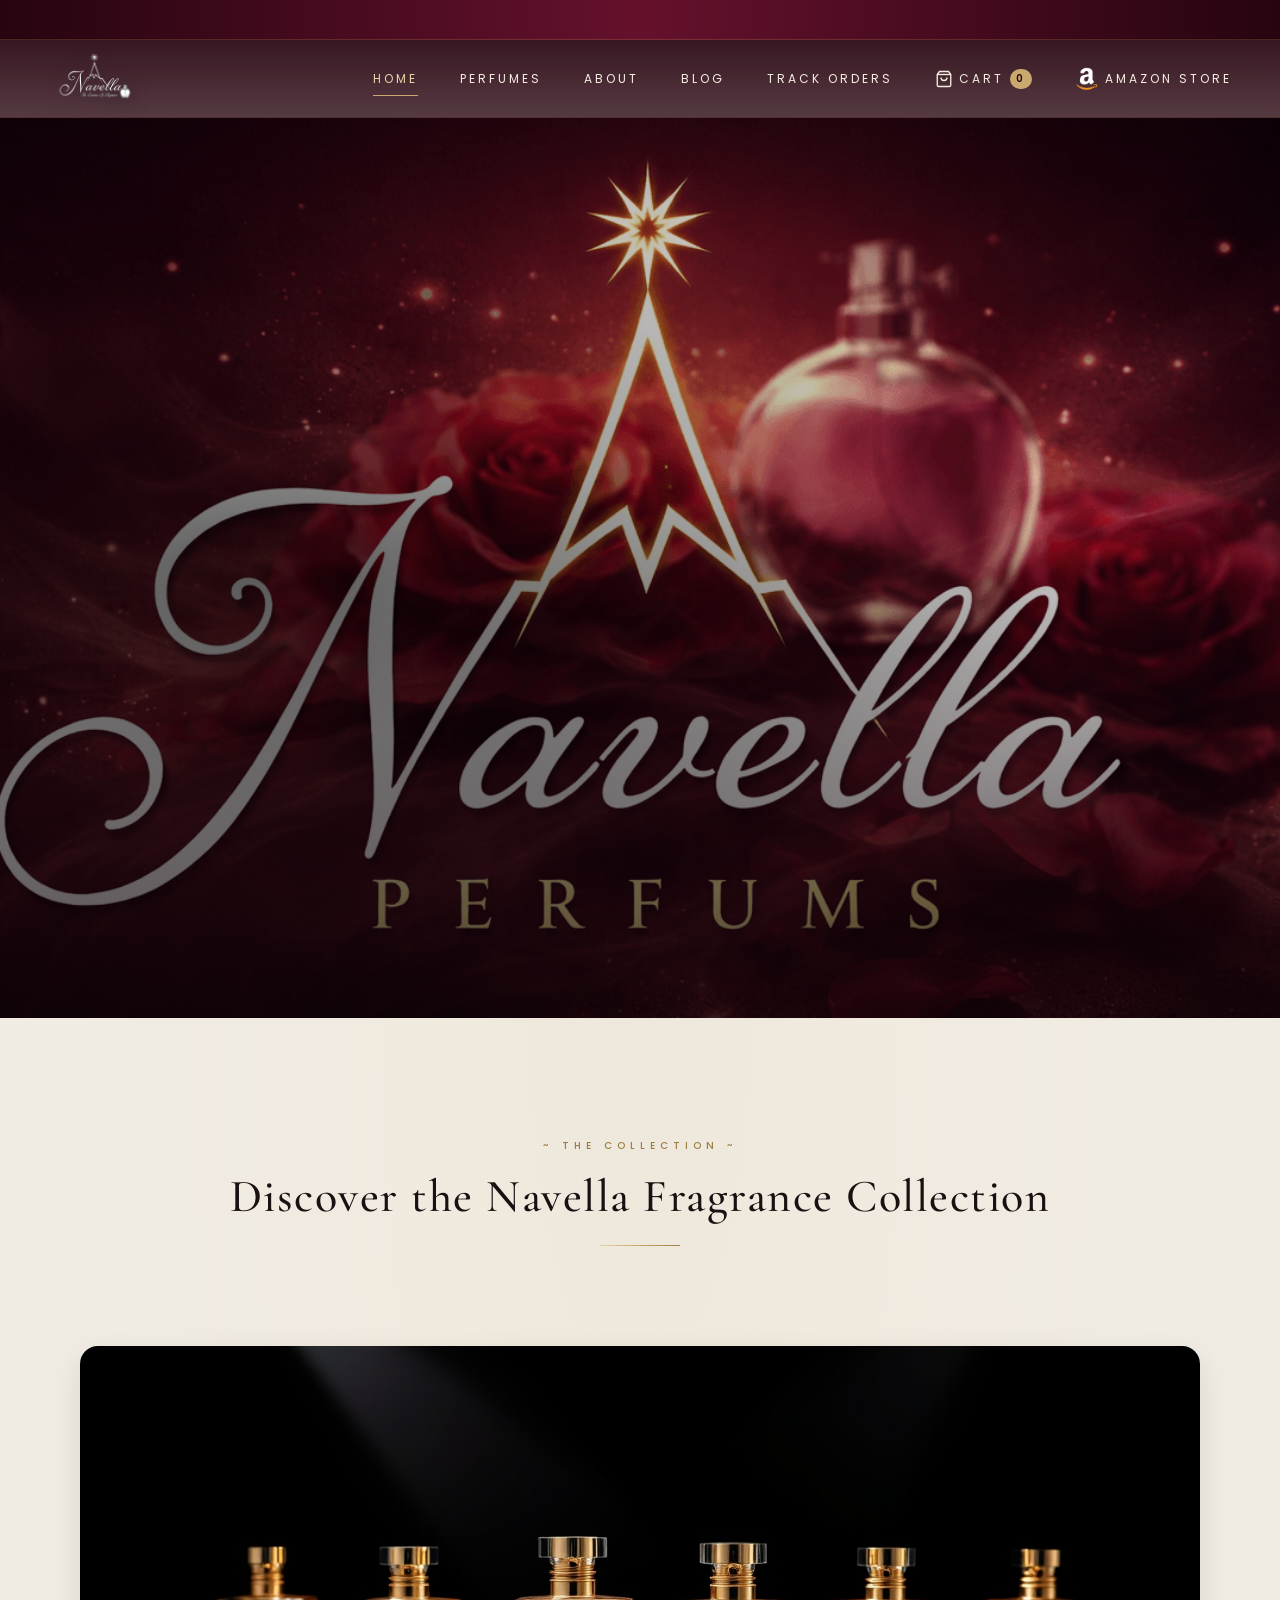
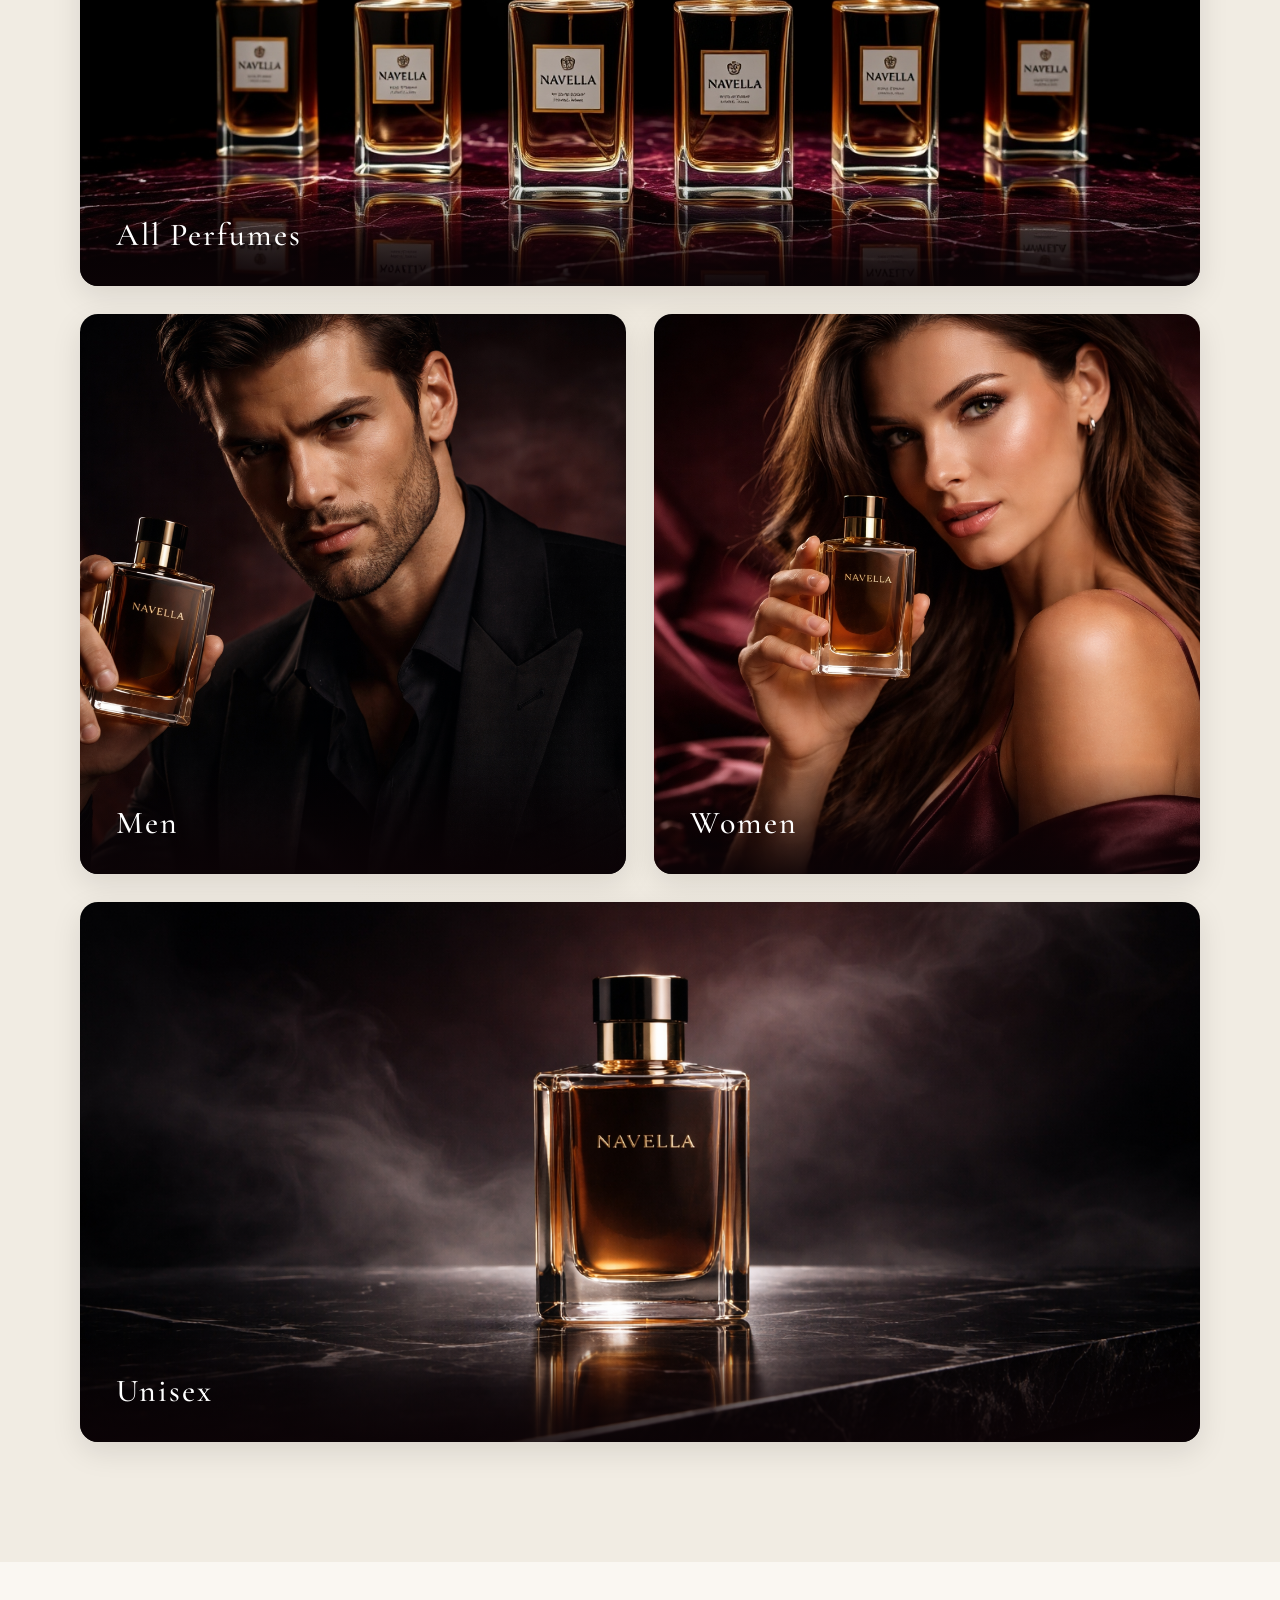
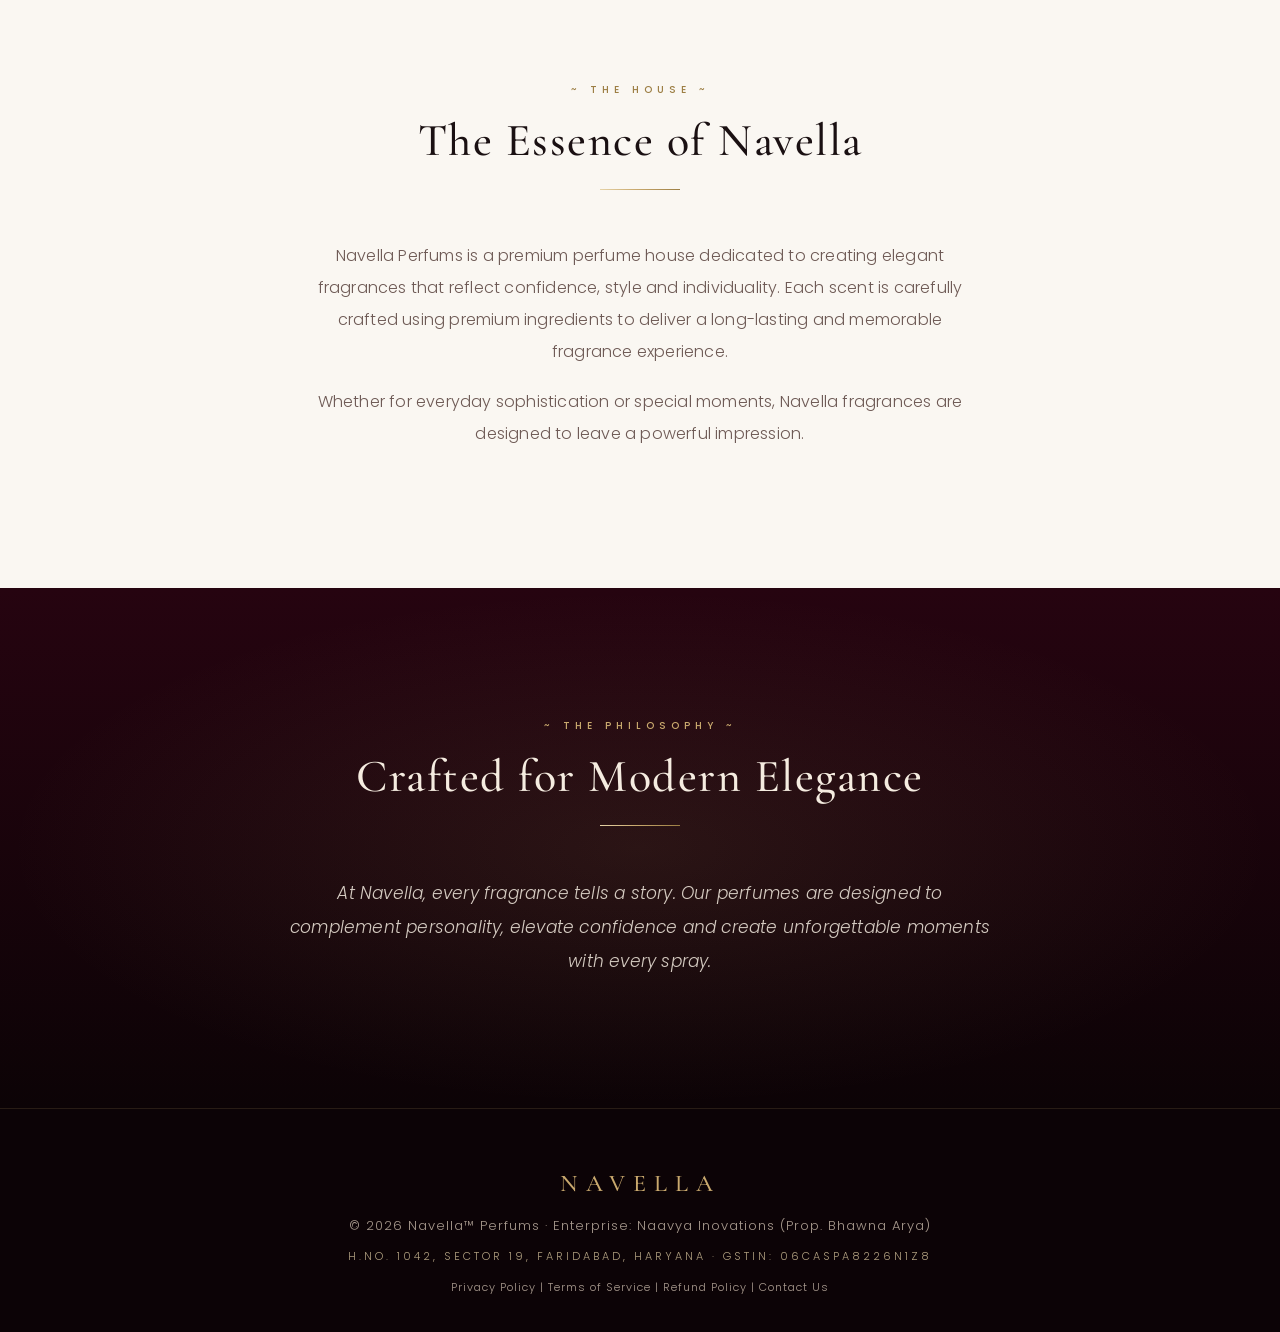
<file: index.html>
<!DOCTYPE html>
<html lang="en">

<head>

<meta charset="UTF-8">
<meta name="viewport" content="width=device-width, initial-scale=1.0">
<meta name="description" content="Navella Perfums offers premium long-lasting Eau De Parfum for men, women and unisex fragrance lovers in India. Shop Navella Azure, Hydra, Ignite, Elixir, Blush, Noor, White Oud, Blue Oud and Shadow via Amazon.">
<meta name="keywords" content="Navella, NavellaPerfume, Navella Perfume, Navella Perfumes, Navella Perfums, Navella fragrance, Navella perfume India, luxury perfumes India, long lasting perfume, Eau De Parfum India, men's perfume, women's perfume, unisex perfume, affordable luxury perfume, woody perfume, aquatic perfume, floral perfume, oud perfume, Navella Azure, Navella Hydra, Navella Ignite, Navella Elixir, Navella Blush, Navella Noor, Navella White Oud, Navella Blue Oud, Navella Shadow">
<meta name="author" content="Navella Perfumes">
<meta name="robots" content="index, follow">
<meta name="theme-color" content="#3d0718">

<!-- Open Graph / Social Meta Tags -->
<meta property="og:type" content="website">
<meta property="og:url" content="https://navellaperfums.com/">
<meta property="og:title" content="Navella Perfums | Long Lasting Eau De Parfum in India">
<meta property="og:description" content="Discover premium Navella perfumes for men, women and unisex fragrance lovers. Shop long-lasting Eau De Parfum via Amazon.">
<meta property="og:image" content="https://navellaperfums.com/perfume.png">
<meta property="og:site_name" content="Navella Perfumes">

<!-- Twitter Card -->
<meta name="twitter:card" content="summary_large_image">
<meta name="twitter:title" content="Navella Perfums | Long Lasting Eau De Parfum">
<meta name="twitter:description" content="Shop Navella Azure, Hydra, Ignite, Elixir, Blush, Noor, White Oud, Blue Oud and Shadow perfumes via Amazon.">
<meta name="twitter:image" content="https://navellaperfums.com/perfume.png">

<link rel="canonical" href="https://navellaperfums.com/">
<link rel="icon" href="favicon.ico">
<link rel="icon" type="image/png" sizes="32x32" href="favicon.png">
<link rel="apple-touch-icon" href="favicon.png">
<link rel="alternate" type="application/rss+xml" title="Navella Perfumes" href="/sitemap.xml">

<title>Navella Perfums India | Long Lasting Eau De Parfum for Men & Women</title>

<link rel="stylesheet" href="style.css">

<link href="https://fonts.googleapis.com/css2?family=Poppins:wght@300;400;500&family=Playfair+Display:wght@500;600;700&display=swap" rel="stylesheet">

<script type="application/ld+json">
{
  "@context": "https://schema.org",
  "@type": "Store",
  "name": "Navella",
  "alternateName": [
    "Navella Perfume", 
    "Navella Perfums",
    "Navella Perfumes", 
    "Navella Fragrances", 
    "Navella India",
    "Navella Eau De Parfum",
    "Navella Luxury Perfumes",
    "Navella House Of Fragrances",
    "Best Perfumes In India",
    "Long Lasting Perfumes India",
    "Premium Perfumes India",
    "Affordable Luxury Perfumes India",
    "House Of Luxury Perfumes"
    
  ],
  "url": "https://navellaperfums.com/",
  "logo": "https://navellaperfums.com/logo.png",
  "image": "https://navellaperfums.com/perfume.png",
  "description": "Premium luxury perfume brand specializing in long-lasting Eau De Parfum for men and women. Discover high-projection fragrances inspired by global icons.",
  "priceRange": "₹₹",
  "address": {
    "@type": "PostalAddress",
    "addressCountry": "IN"
  },
  "hasOfferCatalog": {
    "@type": "OfferCatalog",
    "name": "Navella Fragrance Collection",
    "description": "A diverse range of luxury perfumes including Woody, Aquatic, Floral, and Oud scents."
  },
  "potentialAction": {
    "@type": "SearchAction",
    "target": "https://navellaperfums.com/perfumes.html?q={search_term_string}",
    "query-input": "required name=search_term_string"
  }
}
</script>

<script type="application/ld+json">
{
  "@context": "https://schema.org",
  "@graph": [
    {
      "@type": "Organization",
      "@id": "https://navellaperfums.com/#organization",
      "name": "Navella Perfumes",
      "alternateName": [
        "Navella",
        "NavellaPerfume",
        "Navella Perfume",
        "Navella Perfums",
        "Navella Fragrances",
        "Navella India",
        "Navella Eau De Parfum",
        "Navella Luxury Perfumes",
        "Navella House Of Fragrances",
        "Best Perfumes In India",
        "Long Lasting Perfumes India",
        "Premium Perfumes India",
        "Affordable Luxury Perfumes India",
        "House Of Luxury Perfumes"
      ],
      "url": "https://navellaperfums.com/",
      "logo": "https://navellaperfums.com/logo.png",
      "image": "https://navellaperfums.com/perfume.png",
      "sameAs": [
        "https://www.instagram.com/navella_perfums/"
      ],
      "contactPoint": {
        "@type": "ContactPoint",
        "email": "naavyainovations@gmail.com",
        "contactType": "customer support",
        "areaServed": "IN"
      }
    },
    {
      "@type": "WebSite",
      "@id": "https://navellaperfums.com/#website",
      "url": "https://navellaperfums.com/",
      "name": "Navella Perfumes",
      "alternateName": "NavellaPerfume",
      "publisher": {
        "@id": "https://navellaperfums.com/#organization"
      },
      "potentialAction": {
        "@type": "SearchAction",
        "target": "https://navellaperfums.com/perfumes.html?q={search_term_string}",
        "query-input": "required name=search_term_string"
      }
    }
  ]
}
</script>

</head>

<body>

<div class="announcement-ribbon">
<span>All India Delivery on Prepaid Orders • Also Available on Amazon India</span>
</div> 

<header>

<!--<div class="logo">
<img src="logo.png">
</div> -->

<a href="index.html" class="logo">
    <img src="logo.png" alt="Navella™ Perfums - Luxury Fragrances India">
</a>

<!--<nav>
<a href="index.html">Home</a>
<a href="perfumes.html">Perfumes</a>
<a href="about.html">About</a>
<a href="blog.html">Blog</a>
<a href="cart.html" class="cart-nav-link">
      <svg class="cart-icon" viewBox="0 0 24 24" width="20" height="20" fill="none" stroke="currentColor" stroke-width="1.8">
        <path d="M6 2L3 6v14a2 2 0 0 0 2 2h14a2 2 0 0 0 2-2V6l-3-4z"></path>
        <line x1="3" y1="6" x2="21" y2="6"></line>
        <path d="M16 10a4 4 0 0 1-8 0"></path>
      </svg>
      <span>Cart</span>
      <span class="cart-count-badge" id="nav-cart-count">0</span>
    </a>
<a href="https://link.amazon/B0fAIjUik" class="amazon-link">
    <img src="amazon-icon.png" alt="Amazon">
    <span>Amazon Store</span>
</a>
</nav> -->

<!-- Desktop & Mobile Drawer Navigation -->
  <nav id="main-nav">
    <a href="index.html">Home</a>
    <a href="perfumes.html">Perfumes</a>
    <a href="about.html">About</a>
    <a href="blog.html">Blog</a>
    <a href="order-status.html">Track Orders</a>
    <a href="cart.html" class="cart-nav-link">
      <svg class="cart-icon" viewBox="0 0 24 24" width="18" height="18" fill="none" stroke="currentColor" stroke-width="1.8">
        <path d="M6 2L3 6v14a2 2 0 0 0 2 2h14a2 2 0 0 0 2-2V6l-3-4z"></path>
        <line x1="3" y1="6" x2="21" y2="6"></line>
        <path d="M16 10a4 4 0 0 1-8 0"></path>
      </svg>
      <span>Cart</span>
      <span class="cart-count-badge" id="nav-cart-count">0</span>
    </a>
    <a href="https://link.amazon/B0fAIjUik" class="amazon-link" target="_blank">
      <img src="amazon-icon.png" alt="Amazon">
      <span>Amazon Store</span>
    </a>
  </nav>

  <!-- Mobile Hamburger Button (Visible only on mobile) -->
  <button type="button" class="mobile-menu-toggle" id="menu-toggle" aria-label="Toggle navigation">
    <span></span>
    <span></span>
    <span></span>
  </button>

</header>


<section class="hero-slider">

<h1 class="sr-only">Navella Perfums India - Long Lasting Eau De Parfum for Men, Women and Unisex Fragrance Lovers</h1>

<div class="slide active">
<img src="perfume.png" alt="Navella Perfume premium fragrance bottle">
</div>

<div class="slide">
<img src="BannerImage_1.png" alt="Navella Perfumes collection banner featuring luxury fragrances">
<div class="hero-content">
<h1>Navella Perfums</h1>
<br>
<p>Premium luxury perfumes and fragrances crafted for confidence</p>
   <p> and lasting impressions.</p>

<a href="perfumes.html" class="hero-btn">Explore Collection</a>
</div>
</div>

</section>


<section class="collections" id="collections">

<h2>Discover the Navella Fragrance Collection</h2>

<div class="category-layout">

<!-- ALL PERFUMES (FULL WIDTH) -->

<a href="perfumes.html" class="category-card large">
<img src="All_Perfumes_Card.jpg" alt="Navella Perfumes collection - All fragrances for men, women and unisex">
<div class="category-overlay">
<h3>All Perfumes</h3>
</div>
</a>

<!-- MEN + WOMEN ROW -->

<div class="category-row">

<a href="perfumes.html#men" class="category-card half">
<img src="Mens_Card.png" alt="Navella men's collection - bold and confident fragrances for men">
<div class="category-overlay">
<h3>Men</h3>
</div>
</a>

<a href="perfumes.html#women" class="category-card half">
<img src="Women_Card.png" alt="Navella women's collection - elegant and captivating fragrances for women">
<div class="category-overlay">
<h3>Women</h3>
</div>
</a>

</div>

<!-- UNISEX (FULL WIDTH) -->

<a href="perfumes.html#unisex" class="category-card large">
<img src="Unisex_Card.png" alt="Navella unisex perfume collection - versatile long-lasting fragrances">
<div class="category-overlay">
<h3>Unisex</h3>
</div>
</a>

</div>

</section>


<section class="about" id="about">

<h2>The Essence of Navella</h2>

<p>
Navella Perfums is a premium perfume house dedicated to creating elegant fragrances that reflect confidence,
style and individuality. Each scent is carefully crafted using premium ingredients
to deliver a long-lasting and memorable fragrance experience.
</p>

<p>
Whether for everyday sophistication or special moments,
Navella fragrances are designed to leave a powerful impression.
</p>

</section>

<section class="brand-highlight">

<h2>Crafted for Modern Elegance</h2>

<p>
At Navella, every fragrance tells a story. Our perfumes are designed
to complement personality, elevate confidence and create unforgettable
moments with every spray.
</p>

</section>

<footer>
  <p>© 2026 Navella™ Perfums · Enterprise: Naavya Inovations (Prop. Bhawna Arya)</p>
  <p class="footer-note">H.No. 1042, Sector 19, Faridabad, Haryana · GSTIN: 06CASPA8226N1Z8</p>
  <p style="margin-top: 14px; font-size: 11px;">
    <a href="privacy-policy.html">Privacy Policy</a> | 
    <a href="terms.html">Terms of Service</a> | 
    <a href="refund-policy.html">Refund Policy</a> | 
    <a href="contact.html">Contact Us</a>
  </p>
</footer>

<script src="script.js"></script>

</body>
</html>
</file>
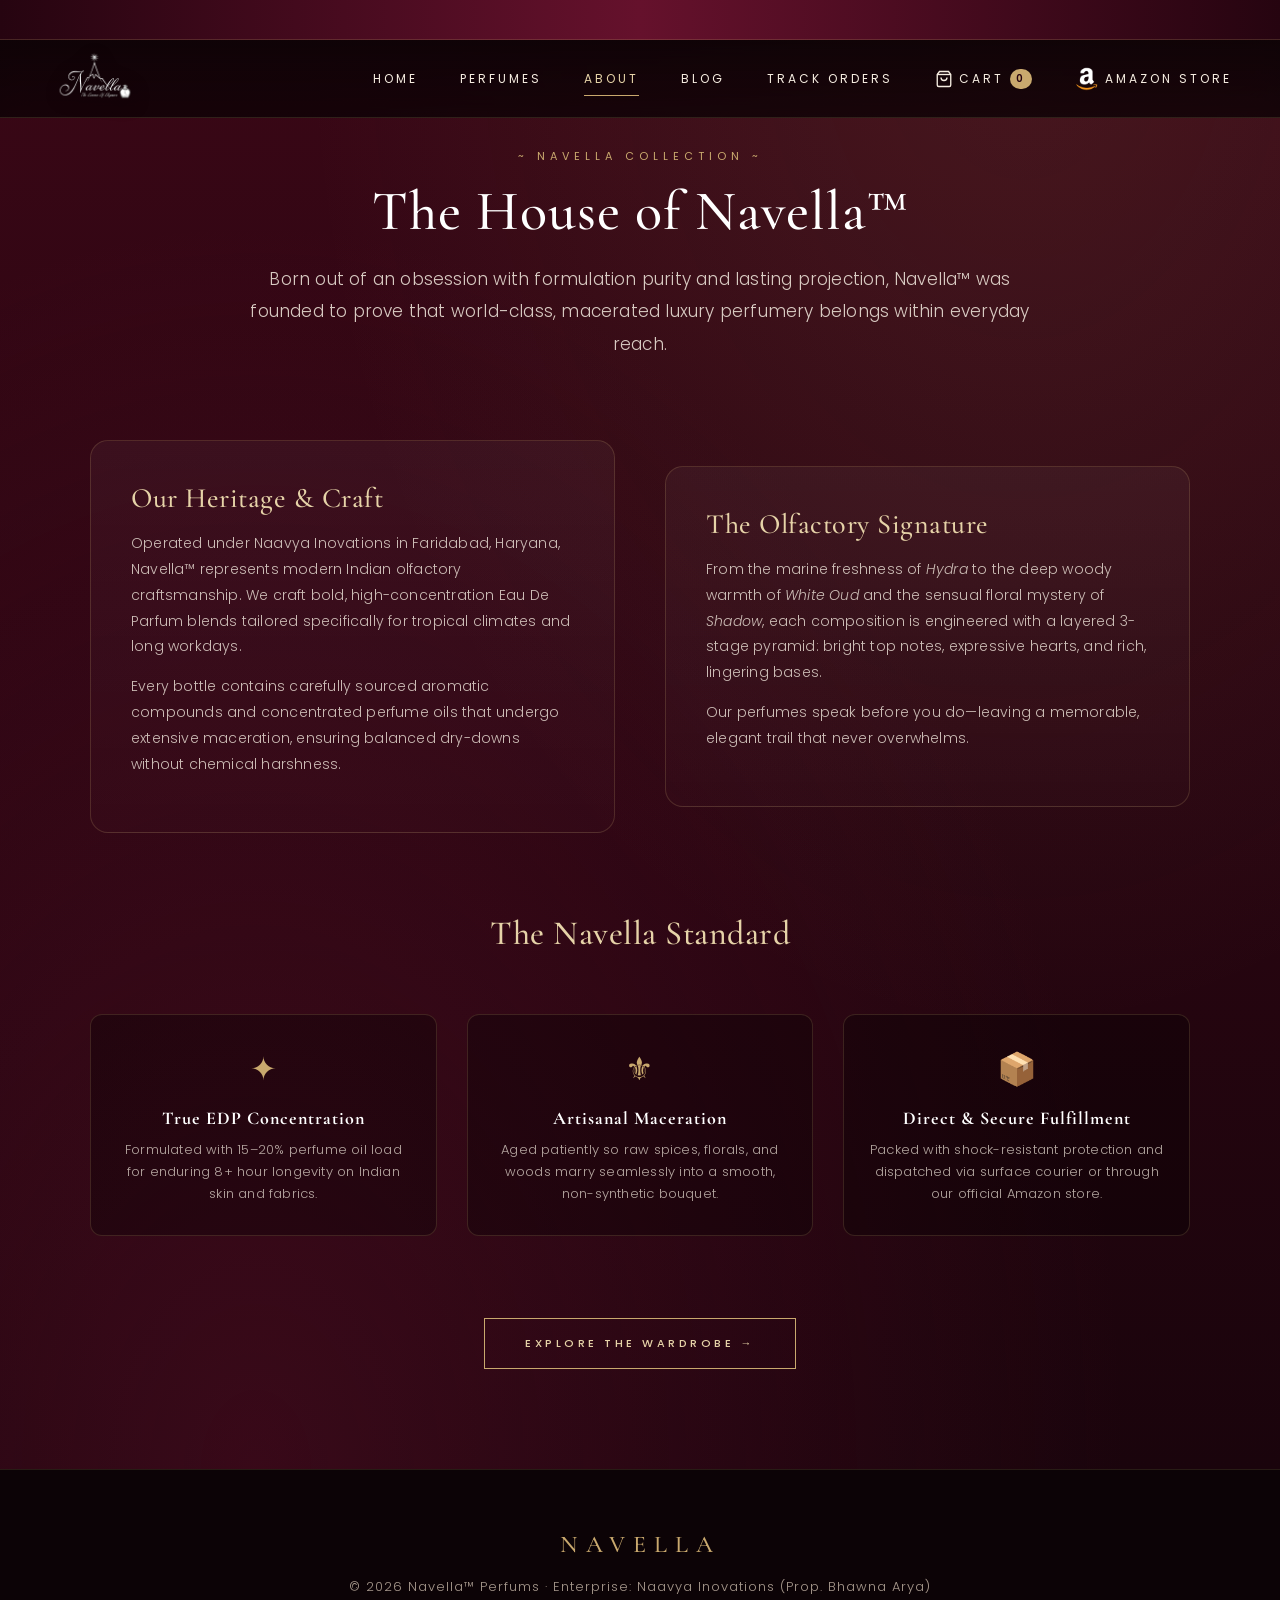
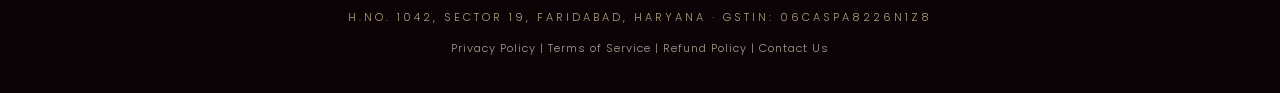
<file: about.html>
<!DOCTYPE html>
<html lang="en">
<head>
  <meta charset="UTF-8">
  <meta name="viewport" content="width=device-width, initial-scale=1.0">
  <title>Our Story | Navella™ Perfums</title>
  <meta name="description" content="Discover the story behind Navella Perfums — an artisanal Indian luxury fragrance house crafting high-projection Eau De Parfum.">
  <link rel="stylesheet" href="style.css">
  <link href="https://fonts.googleapis.com/css2?family=Poppins:wght@300;400;500;600&family=Playfair+Display:wght@500;600;700&family=Cormorant+Garamond:ital,wght@0,400;0,600;1,400&display=swap" rel="stylesheet">
  <style>
    .story-hero {
      text-align: center;
      max-width: 800px;
      margin: 0 auto 70px;
    }
    .story-hero h1 {
      font-size: clamp(36px, 5vw, 56px);
      color: #fff;
      margin-bottom: 20px;
    }
    .story-hero p.lead {
      font-size: 17px;
      line-height: 1.9;
      color: rgba(245,236,224,0.85);
      font-weight: 300;
    }
    .story-grid {
      display: grid;
      grid-template-columns: 1fr 1fr;
      gap: 50px;
      align-items: center;
      margin: 80px auto;
      max-width: 1100px;
    }
    .story-card {
      background: linear-gradient(180deg, rgba(255,255,255,0.04), rgba(255,255,255,0.01));
      border: 1px solid rgba(201,169,110,0.2);
      border-radius: var(--radius);
      padding: 40px;
    }
    .story-card h3 {
      font-size: 28px;
      color: var(--gold-soft);
      margin-bottom: 16px;
    }
    .story-card p {
      font-size: 14px;
      line-height: 1.85;
      color: rgba(245,236,224,0.78);
      margin-bottom: 14px;
    }
    .pillars-grid {
      display: grid;
      grid-template-columns: repeat(3, 1fr);
      gap: 30px;
      max-width: 1100px;
      margin: 60px auto;
    }
    .pillar-item {
      background: rgba(0,0,0,0.3);
      border: 1px solid rgba(201,169,110,0.18);
      border-radius: 12px;
      padding: 30px 24px;
      text-align: center;
      transition: transform 0.3s ease, border-color 0.3s ease;
    }
    .pillar-item:hover {
      transform: translateY(-5px);
      border-color: rgba(201,169,110,0.45);
    }
    .pillar-icon {
      font-size: 32px;
      color: var(--gold);
      margin-bottom: 14px;
      display: inline-block;
    }
    .pillar-item h4 {
      font-size: 18px;
      color: #fff;
      margin-bottom: 10px;
      font-family: 'Cormorant Garamond', serif;
      letter-spacing: 1px;
    }
    .pillar-item p {
      font-size: 13px;
      line-height: 1.7;
      color: rgba(245,236,224,0.7);
    }
    @media (max-width: 768px) {
      .story-grid, .pillars-grid { grid-template-columns: 1fr; }
    }
  </style>
</head>
<body class="perfume-page">

  <div class="announcement-ribbon">
    <span>Artisanal Indian Olfactory Craftsmanship • Crafted by Naavya Inovations</span>
  </div>

  <header>
    <a href="index.html" class="logo"><img src="logo.png" alt="Navella™ Perfums"></a>
<!-- Desktop & Mobile Drawer Navigation -->
  <nav id="main-nav">
    <a href="index.html">Home</a>
    <a href="perfumes.html">Perfumes</a>
    <a href="about.html">About</a>
    <a href="blog.html">Blog</a>
    <a href="order-status.html">Track Orders</a>
    <a href="cart.html" class="cart-nav-link">
      <svg class="cart-icon" viewBox="0 0 24 24" width="18" height="18" fill="none" stroke="currentColor" stroke-width="1.8">
        <path d="M6 2L3 6v14a2 2 0 0 0 2 2h14a2 2 0 0 0 2-2V6l-3-4z"></path>
        <line x1="3" y1="6" x2="21" y2="6"></line>
        <path d="M16 10a4 4 0 0 1-8 0"></path>
      </svg>
      <span>Cart</span>
      <span class="cart-count-badge" id="nav-cart-count">0</span>
    </a>
    <a href="https://link.amazon/B0fAIjUik" class="amazon-link" target="_blank">
      <img src="amazon-icon.png" alt="Amazon">
      <span>Amazon Store</span>
    </a>
  </nav>

  <!-- Mobile Hamburger Button (Visible only on mobile) -->
  <button type="button" class="mobile-menu-toggle" id="menu-toggle" aria-label="Toggle navigation">
    <span></span>
    <span></span>
    <span></span>
  </button>
  </header>

  <section class="products-page" style="padding-top: 150px;">
    <div class="story-hero">
      <h1>The House of Navella™</h1>
      <p class="lead">
        Born out of an obsession with formulation purity and lasting projection, Navella™ was founded to prove that world-class, macerated luxury perfumery belongs within everyday reach.
      </p>
    </div>

    <!-- 2-Column Brand Origin & Philosophy -->
    <div class="story-grid">
      <div class="story-card">
        <h3>Our Heritage & Craft</h3>
        <p>
          Operated under Naavya Inovations in Faridabad, Haryana, Navella™ represents modern Indian olfactory craftsmanship. We craft bold, high-concentration Eau De Parfum blends tailored specifically for tropical climates and long workdays.
        </p>
        <p>
          Every bottle contains carefully sourced aromatic compounds and concentrated perfume oils that undergo extensive maceration, ensuring balanced dry-downs without chemical harshness.
        </p>
      </div>

      <div class="story-card">
        <h3>The Olfactory Signature</h3>
        <p>
          From the marine freshness of <em>Hydra</em> to the deep woody warmth of <em>White Oud</em> and the sensual floral mystery of <em>Shadow</em>, each composition is engineered with a layered 3-stage pyramid: bright top notes, expressive hearts, and rich, lingering bases.
        </p>
        <p>
          Our perfumes speak before you do—leaving a memorable, elegant trail that never overwhelms.
        </p>
      </div>
    </div>

    <!-- 3 Pillars of Quality -->
    <h2 style="text-align: center; color: var(--gold-soft); margin-top: 60px;">The Navella Standard</h2>
    <div class="pillars-grid">
      <div class="pillar-item">
        <span class="pillar-icon">✦</span>
        <h4>True EDP Concentration</h4>
        <p>Formulated with 15–20% perfume oil load for enduring 8+ hour longevity on Indian skin and fabrics.</p>
      </div>
      <div class="pillar-item">
        <span class="pillar-icon">⚜</span>
        <h4>Artisanal Maceration</h4>
        <p>Aged patiently so raw spices, florals, and woods marry seamlessly into a smooth, non-synthetic bouquet.</p>
      </div>
      <div class="pillar-item">
        <span class="pillar-icon">📦</span>
        <h4>Direct & Secure Fulfillment</h4>
        <p>Packed with shock-resistant protection and dispatched via surface courier or through our official Amazon store.</p>
      </div>
    </div>

    <div style="text-align: center; margin-top: 60px;">
      <a href="perfumes.html" class="buy-btn" style="padding: 16px 40px; font-size: 11px;">Explore The Wardrobe →</a>
    </div>
  </section>

  <footer>
    <p>© 2026 Navella™ Perfums · Enterprise: Naavya Inovations (Prop. Bhawna Arya)</p>
    <p class="footer-note">H.No. 1042, Sector 19, Faridabad, Haryana · GSTIN: 06CASPA8226N1Z8</p>
    <p style="margin-top: 14px; font-size: 11px;">
      <a href="privacy-policy.html">Privacy Policy</a> | 
      <a href="terms.html">Terms of Service</a> | 
      <a href="refund-policy.html">Refund Policy</a> | 
      <a href="contact.html">Contact Us</a>
    </p>
  </footer>

  <script src="script.js"></script>
</body>
</html>
</file>
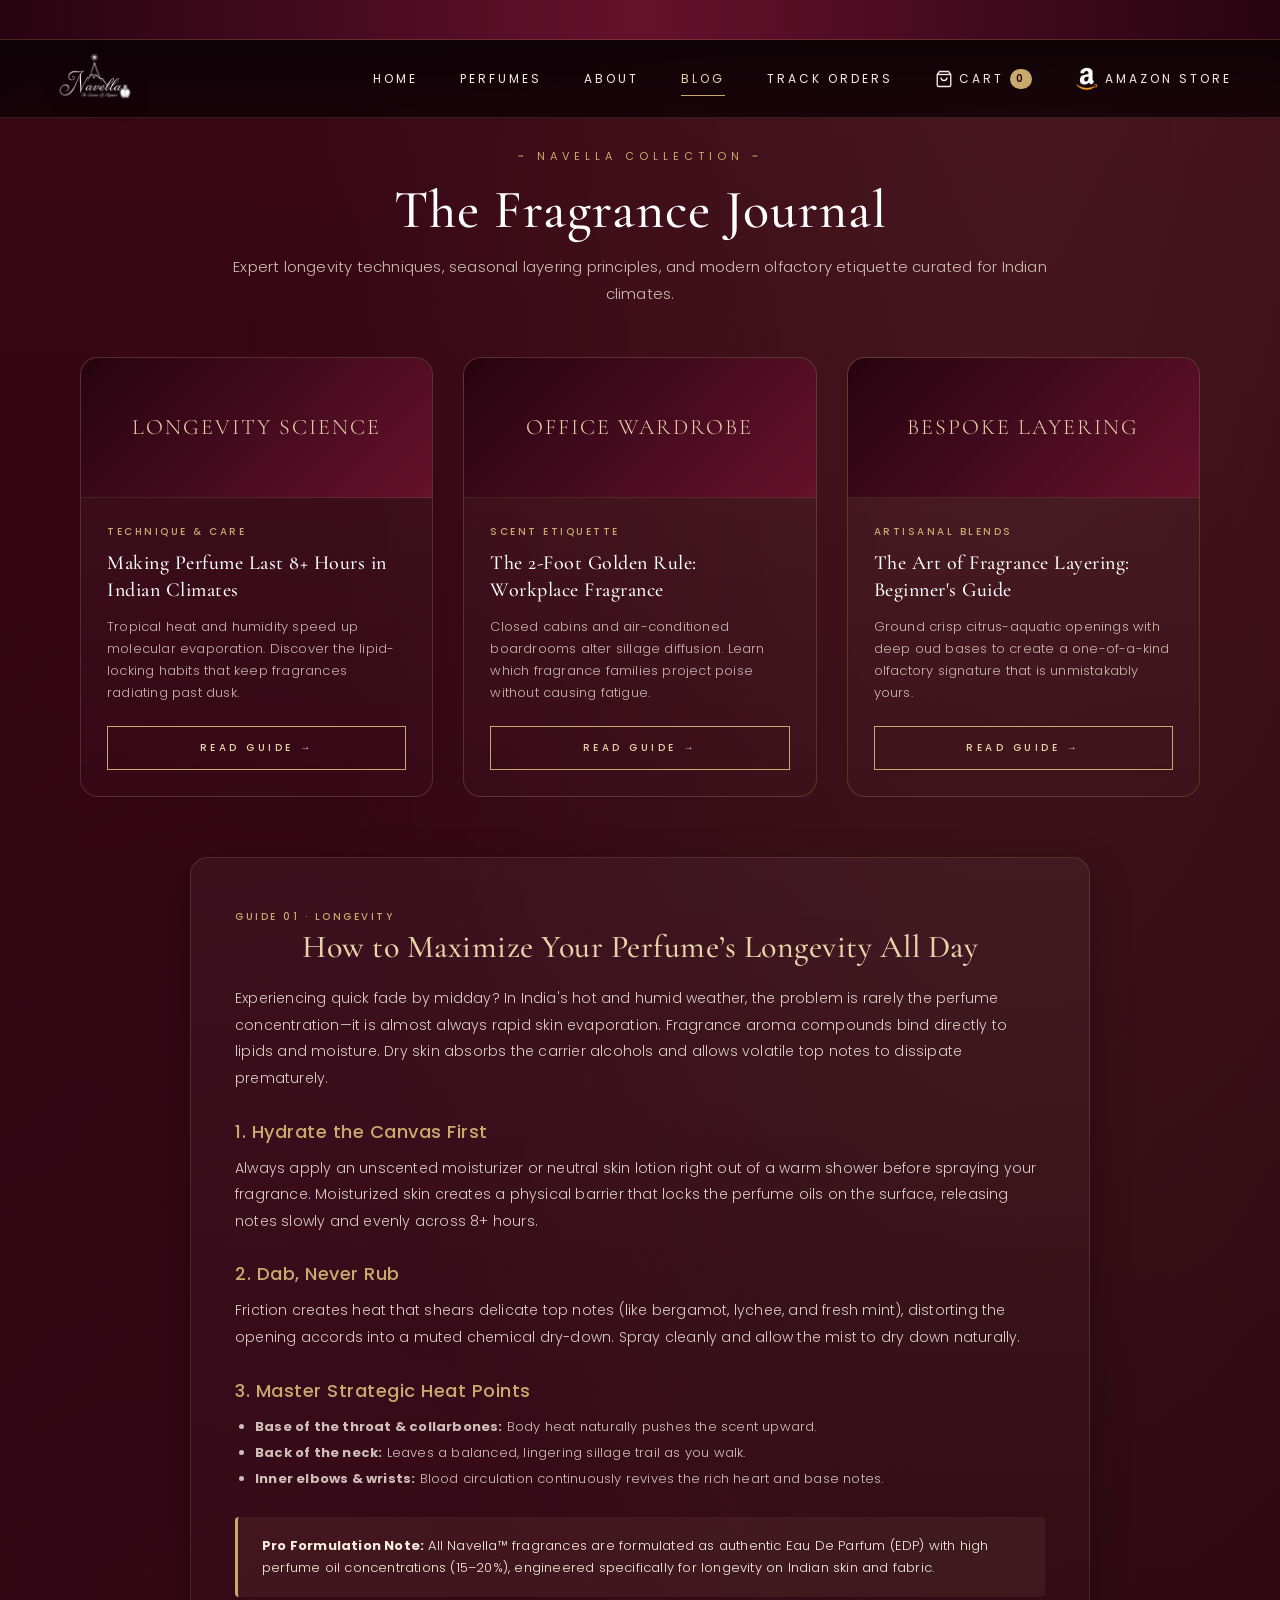
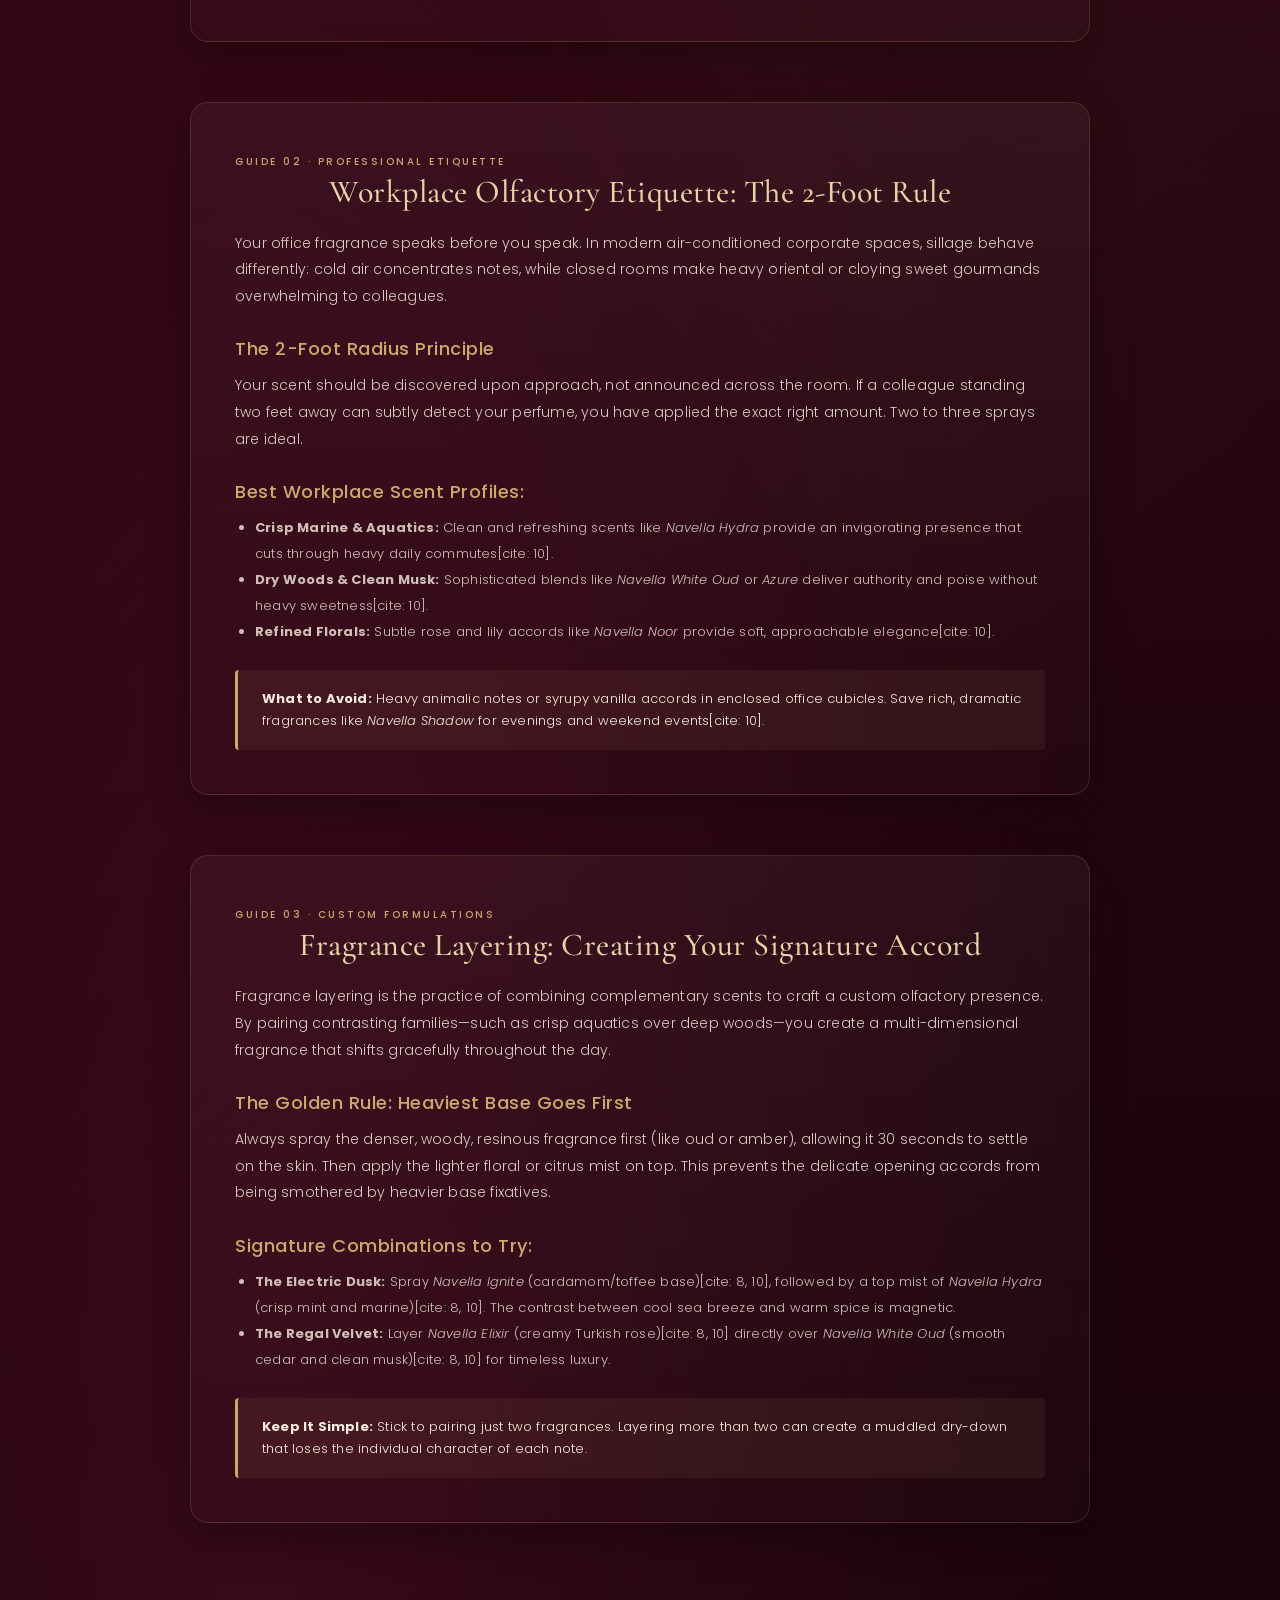
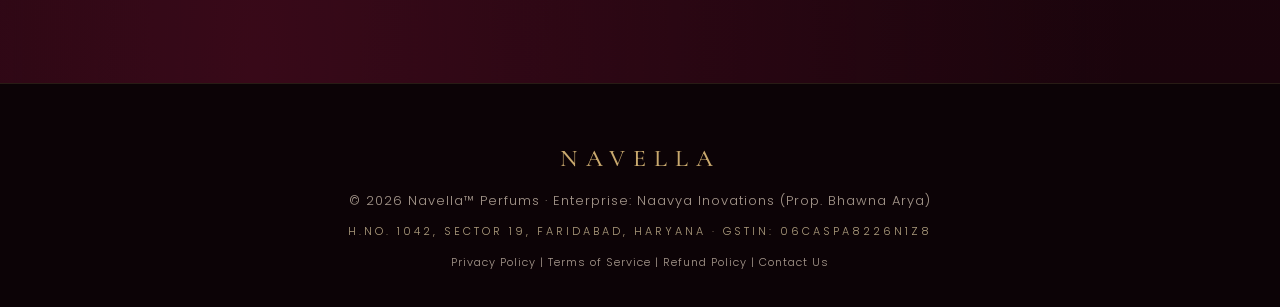
<file: blog.html>
<!DOCTYPE html>
<html lang="en">

<head>

<meta charset="UTF-8">
<meta name="viewport" content="width=device-width, initial-scale=1.0">
<meta name="description" content="Navella™ Perfums Journal - Olfactory guides, perfume longevity techniques for Indian weather, office wear scent etiquette, and fragrance layering tips.">
<meta name="keywords" content="fragrance tips India, how to make perfume last longer, perfume layering guide, best perfume for office India, luxury perfumes India, Navella perfumes">
<meta name="author" content="Navella Perfumes">
<meta name="robots" content="index, follow">
<meta name="theme-color" content="#3d0718">

<title>Fragrance Journal & Guides | Navella™ Perfums</title>

<link rel="stylesheet" href="style.css">
<link rel="canonical" href="https://navellaperfums.com/blog.html">

<link href="https://fonts.googleapis.com/css2?family=Poppins:wght@300;400;500;600&family=Playfair+Display:wght@500;600;700&family=Cormorant+Garamond:ital,wght@0,400;0,500;0,600;1,400&display=swap" rel="stylesheet">

<style>
  .journal-header {
    text-align: center;
    max-width: 820px;
    margin: 0 auto 50px;
  }
  .journal-header h1 {
    font-size: clamp(34px, 4.8vw, 54px);
    color: #fff;
    margin-bottom: 12px;
  }
  .journal-header p {
    font-size: 15px;
    line-height: 1.8;
    color: rgba(245,236,224,0.78);
    font-weight: 300;
  }

  /* Editorial Card Grid */
  .articles-grid {
    display: grid;
    grid-template-columns: repeat(3, 1fr);
    gap: 30px;
    max-width: 1200px;
    margin: 0 auto 60px;
  }
  .article-card {
    background: linear-gradient(180deg, rgba(255,255,255,0.04), rgba(255,255,255,0.01));
    border: 1px solid rgba(201,169,110,0.22);
    border-radius: var(--radius, 18px);
    overflow: hidden;
    display: flex;
    flex-direction: column;
    transition: transform 0.4s ease, border-color 0.4s ease, box-shadow 0.4s ease;
  }
  .article-card:hover {
    transform: translateY(-6px);
    border-color: rgba(201,169,110,0.5);
    box-shadow: 0 16px 36px rgba(0,0,0,0.45);
  }
  .article-banner {
    height: 140px;
    background: linear-gradient(135deg, var(--brand-maroon-deep, #260410), var(--brand-wine, #65112c));
    display: flex;
    align-items: center;
    justify-content: center;
    border-bottom: 1px solid rgba(201,169,110,0.18);
    color: var(--gold-soft, #e6d3a8);
    font-family: 'Cormorant Garamond', serif;
    font-size: 22px;
    letter-spacing: 2px;
    text-transform: uppercase;
  }
  .article-content {
    padding: 26px;
    display: flex;
    flex-direction: column;
    flex: 1;
  }
  .article-tag {
    font-size: 10px;
    letter-spacing: 2.5px;
    text-transform: uppercase;
    color: var(--gold, #c9a96e);
    margin-bottom: 10px;
    font-weight: 500;
  }
  .article-content h3 {
    font-size: 20px;
    color: #fff;
    line-height: 1.35;
    margin-bottom: 12px;
    font-family: 'Cormorant Garamond', serif;
  }
  .article-content p {
    font-size: 13px;
    line-height: 1.7;
    color: rgba(245,236,224,0.75);
    margin-bottom: 22px;
    flex: 1;
  }

  /* Full Article Expanded Sections */
  .article-full-view {
    max-width: 900px;
    margin: 50px auto 60px;
    background: linear-gradient(180deg, rgba(255,255,255,0.03), rgba(0,0,0,0.25));
    border: 1px solid rgba(201,169,110,0.25);
    border-radius: var(--radius, 18px);
    padding: 44px;
    color: #f5ece0;
    box-shadow: 0 14px 40px rgba(0,0,0,0.3);
  }
  .article-full-view h2 {
    font-size: 32px;
    color: var(--gold-soft, #e6d3a8);
    margin-bottom: 18px;
    font-family: 'Cormorant Garamond', serif;
    line-height: 1.25;
  }
  .article-full-view h3 {
    font-size: 18px;
    color: var(--gold, #c9a96e);
    margin-top: 26px;
    margin-bottom: 10px;
    font-family: 'Poppins', sans-serif;
    font-weight: 500;
  }
  .article-full-view p {
    font-size: 14px;
    line-height: 1.9;
    color: rgba(245,236,224,0.85);
    margin-bottom: 16px;
  }
  .article-full-view ul {
    margin-left: 20px;
    font-size: 13px;
    line-height: 2;
    color: rgba(245,236,224,0.8);
    margin-bottom: 20px;
  }
  .article-callout {
    margin-top: 25px;
    padding: 18px 24px;
    background: rgba(201,169,110,0.08);
    border-left: 3px solid var(--gold, #c9a96e);
    border-radius: 4px;
    font-size: 13px;
    line-height: 1.7;
    color: #f5ece0;
  }

  @media (max-width: 992px) {
    .articles-grid { grid-template-columns: 1fr; }
    .article-full-view { padding: 26px 20px; }
  }
</style>
</head>

<body class="perfume-page">

  <div class="announcement-ribbon">
    <span>Olfactory Insights, Layering Rituals & Scent Etiquette for Indian Weather</span>
  </div>

  <header>
    <a href="index.html" class="logo"><img src="logo.png" alt="Navella™ Perfums - Luxury Fragrances India"></a>
<!-- Desktop & Mobile Drawer Navigation -->
  <nav id="main-nav">
    <a href="index.html">Home</a>
    <a href="perfumes.html">Perfumes</a>
    <a href="about.html">About</a>
    <a href="blog.html">Blog</a>
    <a href="order-status.html">Track Orders</a>
    <a href="cart.html" class="cart-nav-link">
      <svg class="cart-icon" viewBox="0 0 24 24" width="18" height="18" fill="none" stroke="currentColor" stroke-width="1.8">
        <path d="M6 2L3 6v14a2 2 0 0 0 2 2h14a2 2 0 0 0 2-2V6l-3-4z"></path>
        <line x1="3" y1="6" x2="21" y2="6"></line>
        <path d="M16 10a4 4 0 0 1-8 0"></path>
      </svg>
      <span>Cart</span>
      <span class="cart-count-badge" id="nav-cart-count">0</span>
    </a>
    <a href="https://link.amazon/B0fAIjUik" class="amazon-link" target="_blank">
      <img src="amazon-icon.png" alt="Amazon">
      <span>Amazon Store</span>
    </a>
  </nav>

  <!-- Mobile Hamburger Button (Visible only on mobile) -->
  <button type="button" class="mobile-menu-toggle" id="menu-toggle" aria-label="Toggle navigation">
    <span></span>
    <span></span>
    <span></span>
  </button>
  </header>

  <section class="products-page" style="padding-top: 150px;">
    
    <div class="journal-header">
      <h1>The Fragrance Journal</h1>
      <p>Expert longevity techniques, seasonal layering principles, and modern olfactory etiquette curated for Indian climates.</p>
    </div>

    <!-- Editorial Cards Grid -->
    <div class="articles-grid">
      
      <!-- Card 1 -->
      <div class="article-card">
        <div class="article-banner">Longevity Science</div>
        <div class="article-content">
          <span class="article-tag">Technique & Care</span>
          <h3>Making Perfume Last 8+ Hours in Indian Climates</h3>
          <p>Tropical heat and humidity speed up molecular evaporation. Discover the lipid-locking habits that keep fragrances radiating past dusk.</p>
          <a href="#article-1" class="buy-btn" style="margin-top: auto;">Read Guide →</a>
        </div>
      </div>

      <!-- Card 2 -->
      <div class="article-card">
        <div class="article-banner">Office Wardrobe</div>
        <div class="article-content">
          <span class="article-tag">Scent Etiquette</span>
          <h3>The 2-Foot Golden Rule: Workplace Fragrance</h3>
          <p>Closed cabins and air-conditioned boardrooms alter sillage diffusion. Learn which fragrance families project poise without causing fatigue.</p>
          <a href="#article-2" class="buy-btn" style="margin-top: auto;">Read Guide →</a>
        </div>
      </div>

      <!-- Card 3 -->
      <div class="article-card">
        <div class="article-banner">Bespoke Layering</div>
        <div class="article-content">
          <span class="article-tag">Artisanal Blends</span>
          <h3>The Art of Fragrance Layering: Beginner's Guide</h3>
          <p>Ground crisp citrus-aquatic openings with deep oud bases to create a one-of-a-kind olfactory signature that is unmistakably yours.</p>
          <a href="#article-3" class="buy-btn" style="margin-top: auto;">Read Guide →</a>
        </div>
      </div>

    </div>

    <!-- Article 1 Detailed Body -->
    <article id="article-1" class="article-full-view">
      <span class="article-tag">Guide 01 · Longevity</span>
      <h2>How to Maximize Your Perfume’s Longevity All Day</h2>
      <p>
        Experiencing quick fade by midday? In India's hot and humid weather, the problem is rarely the perfume concentration—it is almost always rapid skin evaporation. Fragrance aroma compounds bind directly to lipids and moisture. Dry skin absorbs the carrier alcohols and allows volatile top notes to dissipate prematurely.
      </p>

      <h3>1. Hydrate the Canvas First</h3>
      <p>
        Always apply an unscented moisturizer or neutral skin lotion right out of a warm shower before spraying your fragrance. Moisturized skin creates a physical barrier that locks the perfume oils on the surface, releasing notes slowly and evenly across 8+ hours.
      </p>

      <h3>2. Dab, Never Rub</h3>
      <p>
        Friction creates heat that shears delicate top notes (like bergamot, lychee, and fresh mint), distorting the opening accords into a muted chemical dry-down. Spray cleanly and allow the mist to dry down naturally.
      </p>

      <h3>3. Master Strategic Heat Points</h3>
      <ul>
        <li><strong>Base of the throat & collarbones:</strong> Body heat naturally pushes the scent upward.</li>
        <li><strong>Back of the neck:</strong> Leaves a balanced, lingering sillage trail as you walk.</li>
        <li><strong>Inner elbows & wrists:</strong> Blood circulation continuously revives the rich heart and base notes.</li>
      </ul>

      <div class="article-callout">
        <strong>Pro Formulation Note:</strong> All Navella™ fragrances are formulated as authentic Eau De Parfum (EDP) with high perfume oil concentrations (15–20%), engineered specifically for longevity on Indian skin and fabric.
      </div>
    </article>

    <!-- Article 2 Detailed Body -->
    <article id="article-2" class="article-full-view">
      <span class="article-tag">Guide 02 · Professional Etiquette</span>
      <h2>Workplace Olfactory Etiquette: The 2-Foot Rule</h2>
      <p>
        Your office fragrance speaks before you speak. In modern air-conditioned corporate spaces, sillage behave differently: cold air concentrates notes, while closed rooms make heavy oriental or cloying sweet gourmands overwhelming to colleagues.
      </p>

      <h3>The 2-Foot Radius Principle</h3>
      <p>
        Your scent should be discovered upon approach, not announced across the room. If a colleague standing two feet away can subtly detect your perfume, you have applied the exact right amount. Two to three sprays are ideal.
      </p>

      <h3>Best Workplace Scent Profiles:</h3>
      <ul>
        <li><strong>Crisp Marine & Aquatics:</strong> Clean and refreshing scents like <em>Navella Hydra</em> provide an invigorating presence that cuts through heavy daily commutes[cite: 10].</li>
        <li><strong>Dry Woods & Clean Musk:</strong> Sophisticated blends like <em>Navella White Oud</em> or <em>Azure</em> deliver authority and poise without heavy sweetness[cite: 10].</li>
        <li><strong>Refined Florals:</strong> Subtle rose and lily accords like <em>Navella Noor</em> provide soft, approachable elegance[cite: 10].</li>
      </ul>

      <div class="article-callout">
        <strong>What to Avoid:</strong> Heavy animalic notes or syrupy vanilla accords in enclosed office cubicles. Save rich, dramatic fragrances like <em>Navella Shadow</em> for evenings and weekend events[cite: 10].
      </div>
    </article>

    <!-- Article 3 Detailed Body -->
    <article id="article-3" class="article-full-view">
      <span class="article-tag">Guide 03 · Custom Formulations</span>
      <h2>Fragrance Layering: Creating Your Signature Accord</h2>
      <p>
        Fragrance layering is the practice of combining complementary scents to craft a custom olfactory presence. By pairing contrasting families—such as crisp aquatics over deep woods—you create a multi-dimensional fragrance that shifts gracefully throughout the day.
      </p>

      <h3>The Golden Rule: Heaviest Base Goes First</h3>
      <p>
        Always spray the denser, woody, resinous fragrance first (like oud or amber), allowing it 30 seconds to settle on the skin. Then apply the lighter floral or citrus mist on top. This prevents the delicate opening accords from being smothered by heavier base fixatives.
      </p>

      <h3>Signature Combinations to Try:</h3>
      <ul>
        <li><strong>The Electric Dusk:</strong> Spray <em>Navella Ignite</em> (cardamom/toffee base)[cite: 8, 10], followed by a top mist of <em>Navella Hydra</em> (crisp mint and marine)[cite: 8, 10]. The contrast between cool sea breeze and warm spice is magnetic.</li>
        <li><strong>The Regal Velvet:</strong> Layer <em>Navella Elixir</em> (creamy Turkish rose)[cite: 8, 10] directly over <em>Navella White Oud</em> (smooth cedar and clean musk)[cite: 8, 10] for timeless luxury.</li>
      </ul>

      <div class="article-callout">
        <strong>Keep It Simple:</strong> Stick to pairing just two fragrances. Layering more than two can create a muddled dry-down that loses the individual character of each note.
      </div>
    </article>

  </section>

  <footer>
    <p>© 2026 Navella™ Perfums · Enterprise: Naavya Inovations (Prop. Bhawna Arya)</p>
    <p class="footer-note">H.No. 1042, Sector 19, Faridabad, Haryana · GSTIN: 06CASPA8226N1Z8</p>
    <p style="margin-top: 14px; font-size: 11px;">
      <a href="privacy-policy.html">Privacy Policy</a> | 
      <a href="terms.html">Terms of Service</a> | 
      <a href="refund-policy.html">Refund Policy</a> | 
      <a href="contact.html">Contact Us</a>
    </p>
  </footer>

  <script src="script.js"></script>
</body>
</html>
</file>
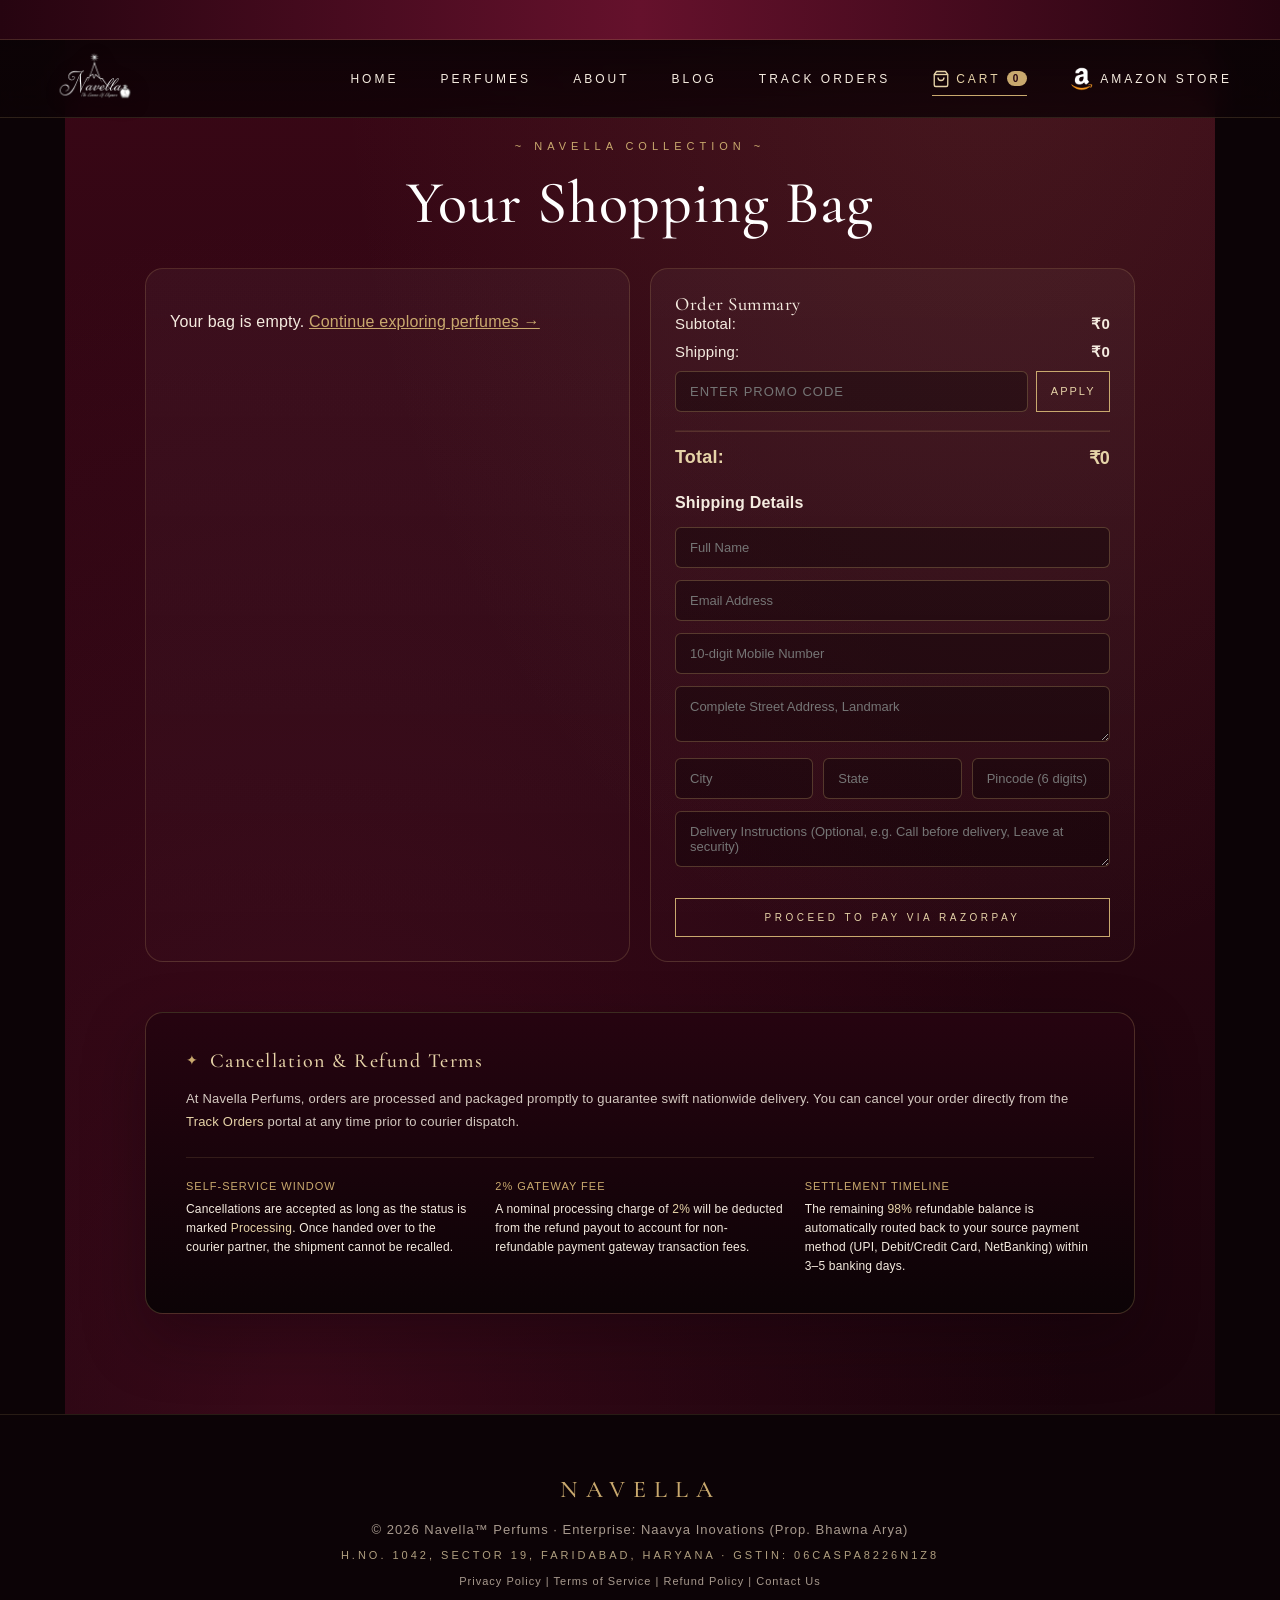
<file: cart.html>
<!DOCTYPE html>
<html lang="en">
<head>
  <meta charset="UTF-8">
  <meta name="viewport" content="width=device-width, initial-scale=1.0">
  <title>Your Cart | Navella Perfumes</title>
  <link rel="stylesheet" href="style.css">
  <script src="https://checkout.razorpay.com/v1/checkout.js"></script>
  <style>
    /* Dedicated Cancellation & Policy Panel */
    .cancellation-terms-panel {
      margin-top: 50px;
      background: linear-gradient(180deg, var(--brand-maroon-deep), var(--brand-ink));
      border: 1px solid rgba(201,169,110,0.25);
      border-radius: var(--radius);
      padding: 36px 40px;
      color: #f5ece0;
      box-shadow: var(--shadow-deep);
    }
    .cancellation-terms-panel h3 {
      color: var(--gold-soft);
      font-size: 20px;
      letter-spacing: 1.5px;
      margin-bottom: 14px;
      display: flex;
      align-items: center;
      gap: 10px;
    }
    .cancellation-terms-panel h3::before {
      content: "✦";
      color: var(--gold);
      font-size: 14px;
    }
    .cancellation-terms-panel p {
      font-size: 13px;
      line-height: 1.8;
      color: rgba(245,236,224,0.85);
      font-weight: 300;
      margin-bottom: 12px;
    }
    .cancellation-terms-panel p:last-child {
      margin-bottom: 0;
    }
    .cancellation-terms-panel strong {
      color: var(--gold-soft);
      font-weight: 500;
    }
    .cancellation-highlights {
      display: grid;
      grid-template-columns: repeat(3, 1fr);
      gap: 20px;
      margin-top: 24px;
      padding-top: 20px;
      border-top: 1px solid rgba(201,169,110,0.15);
    }
    .cancellation-highlight-item {
      font-size: 12px;
      line-height: 1.6;
    }
    .cancellation-highlight-item span {
      display: block;
      color: var(--gold);
      font-weight: 500;
      letter-spacing: 1px;
      text-transform: uppercase;
      font-size: 11px;
      margin-bottom: 4px;
    }

    @media (max-width: 768px) {
      .cancellation-terms-panel {
        padding: 24px 20px;
      }
      .cancellation-highlights {
        grid-template-columns: 1fr;
        gap: 16px;
      }
    }
  </style>
</head>
<body class="perfume-page">

  <div class="announcement-ribbon">
    <span>100% Encrypted UPI & Card Checkout • Safe Shipping on Multi-Bottle Orders</span>
  </div>

  <header>
    <a href="index.html" class="logo"><img src="logo.png" alt="Navella"></a>
<!-- Desktop & Mobile Drawer Navigation -->
  <nav id="main-nav">
    <a href="index.html">Home</a>
    <a href="perfumes.html">Perfumes</a>
    <a href="about.html">About</a>
    <a href="blog.html">Blog</a>
    <a href="order-status.html">Track Orders</a>
    <a href="cart.html" class="cart-nav-link">
      <svg class="cart-icon" viewBox="0 0 24 24" width="18" height="18" fill="none" stroke="currentColor" stroke-width="1.8">
        <path d="M6 2L3 6v14a2 2 0 0 0 2 2h14a2 2 0 0 0 2-2V6l-3-4z"></path>
        <line x1="3" y1="6" x2="21" y2="6"></line>
        <path d="M16 10a4 4 0 0 1-8 0"></path>
      </svg>
      <span>Cart</span>
      <span class="cart-count-badge" id="nav-cart-count">0</span>
    </a>
    <a href="https://link.amazon/B0fAIjUik" class="amazon-link" target="_blank">
      <img src="amazon-icon.png" alt="Amazon">
      <span>Amazon Store</span>
    </a>
  </nav>

  <!-- Mobile Hamburger Button (Visible only on mobile) -->
  <button type="button" class="mobile-menu-toggle" id="menu-toggle" aria-label="Toggle navigation">
    <span></span>
    <span></span>
    <span></span>
  </button>
  </header>

  <section class="products-page" style="padding-top: 140px; max-width: 1150px; margin: auto;">
    <h1 style="margin-bottom: 30px;">Your Shopping Bag</h1>

    <div class="cart-layout">
      <!-- Items List -->
      <div id="cart-items-container" class="cart-items-box"></div>

      <!-- Checkout / Order Form -->
      <div class="checkout-summary-box">
        <h3>Order Summary</h3>
        <p class="summary-line"><span>Subtotal:</span> <strong id="cart-subtotal">₹0</strong></p>
        <p class="summary-line"><span>Shipping:</span> <strong id="cart-shipping">₹0</strong></p>
        <div style="display: flex; gap: 8px; margin-bottom: 18px;">
          <input type="text" id="promo-input" placeholder="Enter Promo Code" class="form-input" style="text-transform: uppercase; margin-bottom: 0;">
          <button type="button" id="apply-promo-btn" class="buy-btn" style="padding: 10px 18px; margin-top: 0; white-space: nowrap;">Apply</button>
        </div>
        <p id="promo-message" style="font-size: 12px; margin-top: -10px; margin-bottom: 14px; display: none;"></p>
        
        <!-- Discount Row -->
        <p class="summary-line" id="discount-row" style="display: none; color: #4CAF50;">
          <span>Discount (<span id="applied-code-name"></span>):</span> 
          <strong id="cart-discount">-₹0</strong>
        </p>
        <hr style="border-color: rgba(201,169,110,0.2); margin: 15px 0;">
        <p class="summary-line total"><span>Total:</span> <strong id="cart-total">₹0</strong></p>

        <!-- Checkout Form with Standard Autofill & Native Clipboard Paste Support -->
        <form id="checkout-form" style="margin-top: 25px;" autocomplete="on">
          <h4>Shipping Details</h4>
          
          <input 
            type="text" 
            id="cust-name" 
            name="name" 
            autocomplete="name" 
            placeholder="Full Name" 
            required 
            class="form-input" 
            style="margin-top: 15px;">

          <input 
            type="email" 
            id="cust-email" 
            name="email" 
            autocomplete="email" 
            placeholder="Email Address" 
            required 
            class="form-input">

          <input 
            type="tel" 
            id="cust-phone" 
            name="tel" 
            autocomplete="tel" 
            placeholder="10-digit Mobile Number" 
            pattern="[6-9][0-9]{9}" 
            maxlength="10" 
            required 
            class="form-input">

          <textarea 
            id="cust-address" 
            name="street-address" 
            autocomplete="street-address" 
            placeholder="Complete Street Address, Landmark" 
            required 
            minlength="10"
            class="form-input" 
            rows="2"></textarea>

          <div style="display: flex; gap: 10px;">
            <input 
              type="text" 
              id="cust-city" 
              name="address-level2" 
              autocomplete="address-level2" 
              placeholder="City" 
              required 
              class="form-input"
              style="flex: 1;">

            <input 
              type="text" 
              id="cust-state" 
              name="address-level1" 
              autocomplete="address-level1" 
              placeholder="State" 
              required 
              class="form-input"
              style="flex: 1;">

            <input 
              type="text" 
              id="cust-pincode" 
              name="postal-code" 
              autocomplete="postal-code" 
              placeholder="Pincode (6 digits)" 
              pattern="[0-9]{6}" 
              maxlength="6" 
              required 
              class="form-input"
              style="flex: 1;">
          </div>

          <textarea 
            id="cust-instructions" 
            name="instructions" 
            placeholder="Delivery Instructions (Optional, e.g. Call before delivery, Leave at security)" 
            class="form-input" 
            rows="2"></textarea>

          <button type="submit" class="buy-btn" style="width: 100%; margin-top: 15px;">Proceed to Pay via Razorpay</button>
        </form>
      </div>
    </div>

    <!-- Dedicated Cancellation & Order Terms Dark Panel -->
    <div class="cancellation-terms-panel">
      <h3>Cancellation & Refund Terms</h3>
      <p>
        At Navella Perfums, orders are processed and packaged promptly to guarantee swift nationwide delivery. You can cancel your order directly from the <strong>Track Orders</strong> portal at any time prior to courier dispatch.
      </p>
      
      <div class="cancellation-highlights">
        <div class="cancellation-highlight-item">
          <span>Self-Service Window</span>
          Cancellations are accepted as long as the status is marked <strong>Processing</strong>. Once handed over to the courier partner, the shipment cannot be recalled.
        </div>
        <div class="cancellation-highlight-item">
          <span>2% Gateway Fee</span>
          A nominal processing charge of <strong>2%</strong> will be deducted from the refund payout to account for non-refundable payment gateway transaction fees.
        </div>
        <div class="cancellation-highlight-item">
          <span>Settlement Timeline</span>
          The remaining <strong>98%</strong> refundable balance is automatically routed back to your source payment method (UPI, Debit/Credit Card, NetBanking) within 3–5 banking days.
        </div>
      </div>
    </div>
  </section>

<footer>
  <p>© 2026 Navella™ Perfums · Enterprise: Naavya Inovations (Prop. Bhawna Arya)</p>
  <p class="footer-note">H.No. 1042, Sector 19, Faridabad, Haryana · GSTIN: 06CASPA8226N1Z8</p>
  <p style="margin-top: 14px; font-size: 11px;">
    <a href="privacy-policy.html">Privacy Policy</a> | 
    <a href="terms.html">Terms of Service</a> | 
    <a href="refund-policy.html">Refund Policy</a> | 
    <a href="contact.html">Contact Us</a>
  </p>
</footer>

  <script src="script.js"></script>
  <script>
    document.addEventListener("DOMContentLoaded", () => {
      renderCartPage();
    });
  </script>
</body>
</html>
</file>
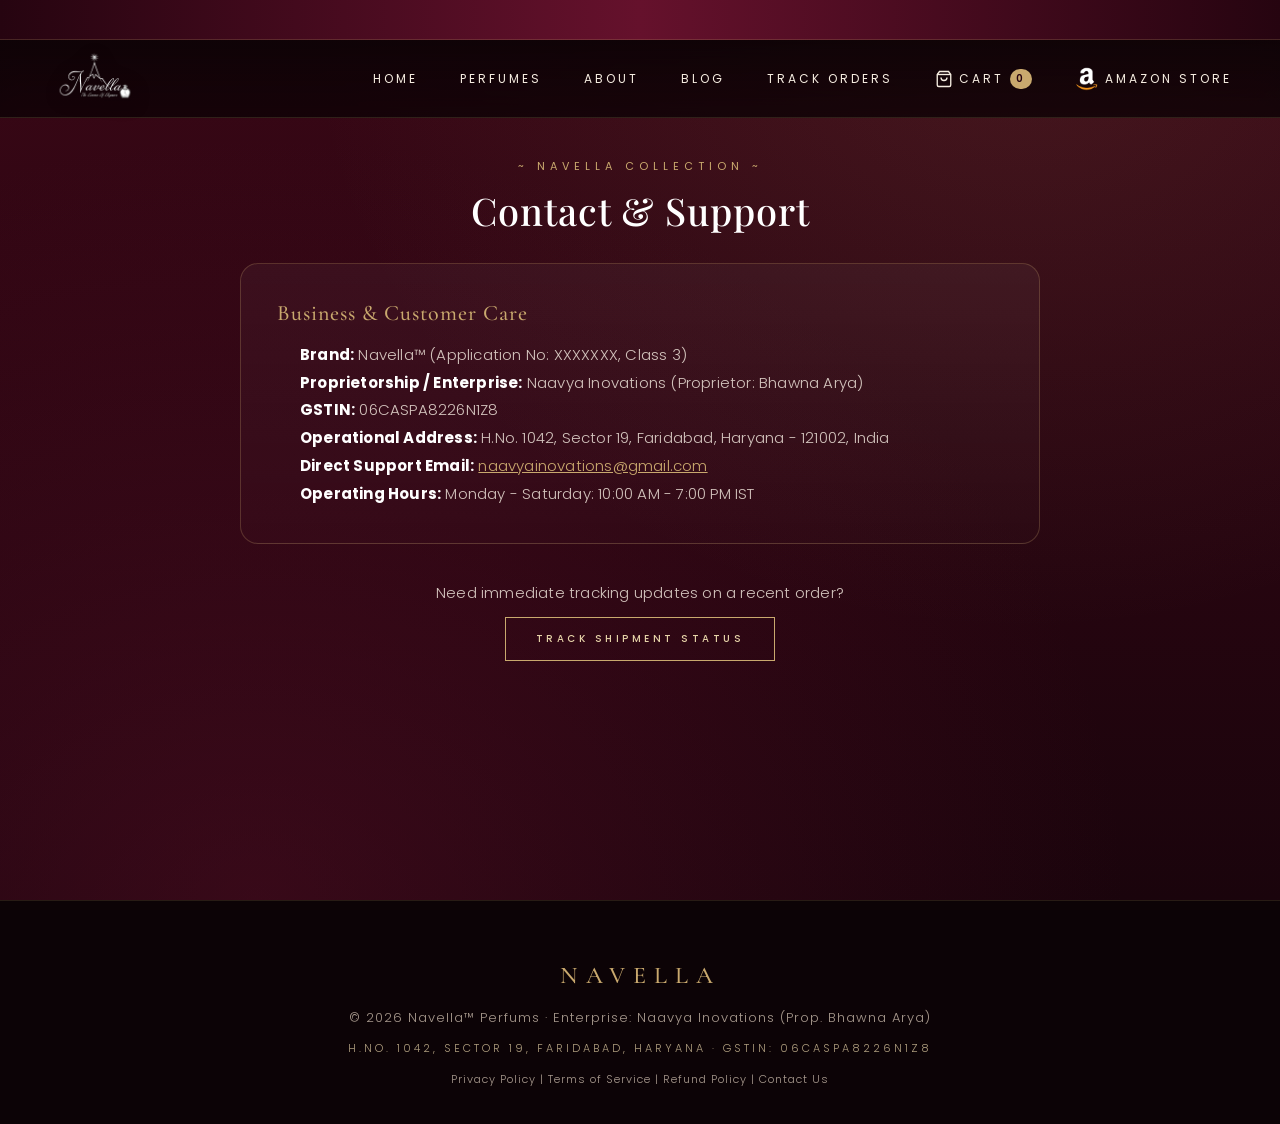
<file: contact.html>
<!DOCTYPE html>
<html lang="en">
<head>
  <meta charset="UTF-8">
  <meta name="viewport" content="width=device-width, initial-scale=1.0">
  <title>Contact Us | Navella Perfums</title>
  <meta name="description" content="Get in touch with Navella Perfums customer support for order tracking, fragrance consultations, or corporate gifting inquiries.">
  <link rel="stylesheet" href="style.css">
  <link href="https://fonts.googleapis.com/css2?family=Poppins:wght@300;400;500&family=Playfair+Display:wght@500;600;700&display=swap" rel="stylesheet">
</head>
<body class="perfume-page">

  <div class="announcement-ribbon">
    <span>Official Policies of Navella™ Perfums • Registered Enterprise: Naavya Inovations</span>
  </div>

  <header>
    <a href="index.html" class="logo"><img src="logo.png" alt="Navella Perfums"></a>
<!-- Desktop & Mobile Drawer Navigation -->
  <nav id="main-nav">
    <a href="index.html">Home</a>
    <a href="perfumes.html">Perfumes</a>
    <a href="about.html">About</a>
    <a href="blog.html">Blog</a>
    <a href="order-status.html">Track Orders</a>
    <a href="cart.html" class="cart-nav-link">
      <svg class="cart-icon" viewBox="0 0 24 24" width="18" height="18" fill="none" stroke="currentColor" stroke-width="1.8">
        <path d="M6 2L3 6v14a2 2 0 0 0 2 2h14a2 2 0 0 0 2-2V6l-3-4z"></path>
        <line x1="3" y1="6" x2="21" y2="6"></line>
        <path d="M16 10a4 4 0 0 1-8 0"></path>
      </svg>
      <span>Cart</span>
      <span class="cart-count-badge" id="nav-cart-count">0</span>
    </a>
    <a href="https://link.amazon/B0fAIjUik" class="amazon-link" target="_blank">
      <img src="amazon-icon.png" alt="Amazon">
      <span>Amazon Store</span>
    </a>
  </nav>

  <!-- Mobile Hamburger Button (Visible only on mobile) -->
  <button type="button" class="mobile-menu-toggle" id="menu-toggle" aria-label="Toggle navigation">
    <span></span>
    <span></span>
    <span></span>
  </button>
  </header>

  <section class="products-page" style="padding-top: 160px;">
    <div class="category-description" style="max-width: 800px; margin: 0 auto; text-align: left;">
      <h1 style="font-family: 'Playfair Display', serif; font-size: 38px; margin-bottom: 24px; text-align: center;">Contact & Support</h1>

      <div style="background: rgba(255,255,255,0.03); border: 1px solid rgba(201,169,110,0.25); border-radius: var(--radius); padding: 36px; margin-top: 30px;">
        <h3 style="color: var(--gold); margin-bottom: 15px; font-size: 22px;">Business & Customer Care</h3>
        <p><strong>Brand:</strong> Navella™ (Application No: XXXXXXX, Class 3)</p>
        <p><strong>Proprietorship / Enterprise:</strong> Naavya Inovations (Proprietor: Bhawna Arya)</p>
        <p><strong>GSTIN:</strong> 06CASPA8226N1Z8</p>
        <p><strong>Operational Address:</strong> H.No. 1042, Sector 19, Faridabad, Haryana - 121002, India</p>
        <p><strong>Direct Support Email:</strong> <a href="mailto:naavyainovations@gmail.com" style="color: var(--gold);">naavyainovations@gmail.com</a></p>
        <p><strong>Operating Hours:</strong> Monday - Saturday: 10:00 AM - 7:00 PM IST</p>
      </div>

      <div style="margin-top: 35px; text-align: center;">
        <p>Need immediate tracking updates on a recent order?</p>
        <a href="order-status.html" class="buy-btn" style="margin-top: 10px;">Track Shipment Status</a>
      </div>
    </div>
  </section>

<footer>
  <p>© 2026 Navella™ Perfums · Enterprise: Naavya Inovations (Prop. Bhawna Arya)</p>
  <p class="footer-note">H.No. 1042, Sector 19, Faridabad, Haryana · GSTIN: 06CASPA8226N1Z8</p>
  <p style="margin-top: 14px; font-size: 11px;">
    <a href="privacy-policy.html">Privacy Policy</a> | 
    <a href="terms.html">Terms of Service</a> | 
    <a href="refund-policy.html">Refund Policy</a> | 
    <a href="contact.html">Contact Us</a>
  </p>
</footer>
  <script src="script.js"></script>
</body>
</html>
</file>
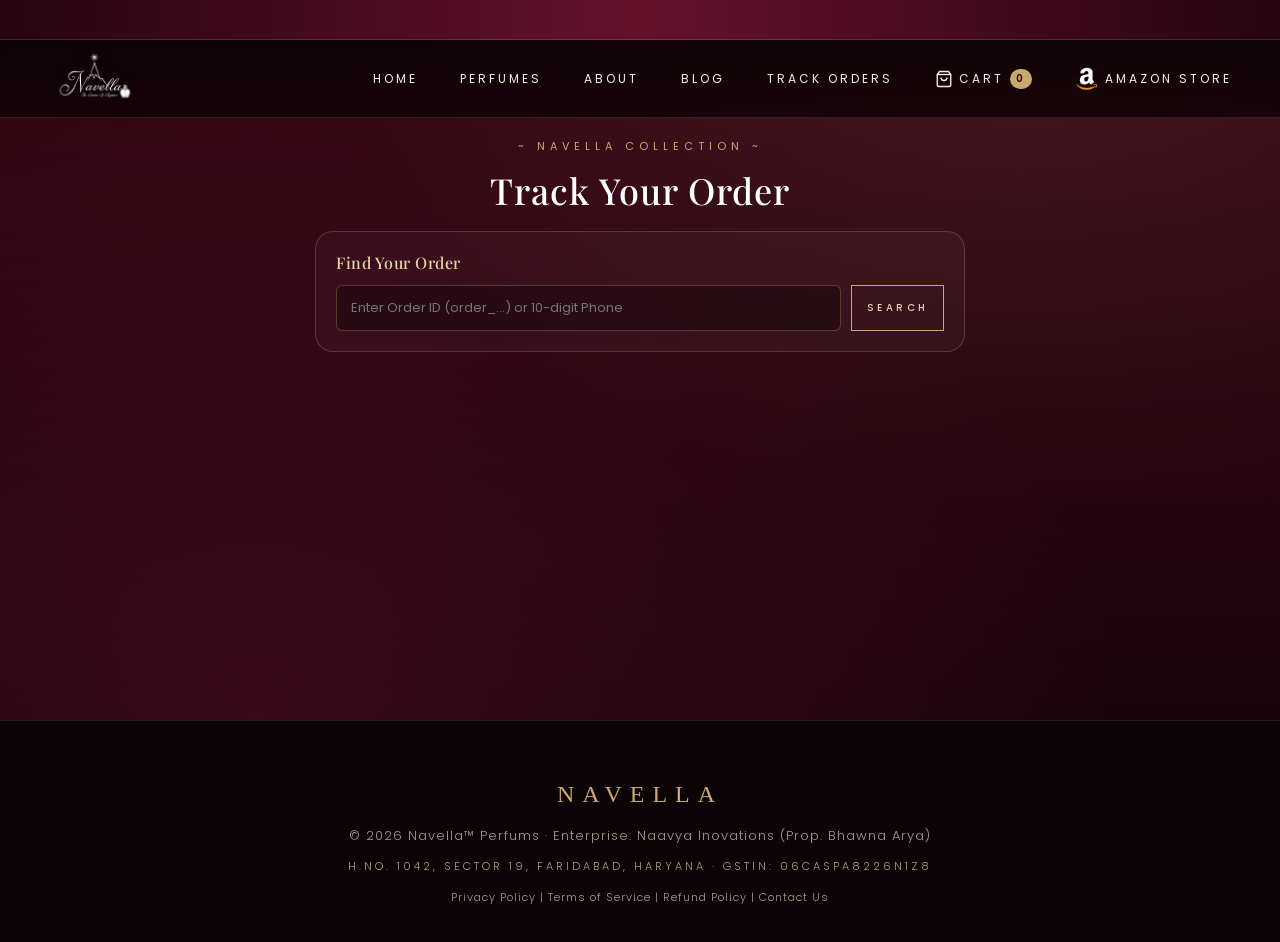
<file: order-status.html>
<!DOCTYPE html>
<html lang="en">
<head>
  <meta charset="UTF-8">
  <meta name="viewport" content="width=device-width, initial-scale=1.0">
  <title>Order Status | Navella Perfums</title>
  <link rel="stylesheet" href="style.css">
  <link href="https://fonts.googleapis.com/css2?family=Poppins:wght@300;400;500;600&family=Playfair+Display:wght@500;600;700&display=swap" rel="stylesheet">
  <style>
    .order-status-card {
      max-width: 650px;
      margin: 20px auto 40px;
      background: linear-gradient(180deg, rgba(255,255,255,0.04), rgba(255,255,255,0.01));
      border: 1px solid rgba(201,169,110,0.25);
      border-radius: var(--radius, 12px);
      padding: 32px;
      color: #f5ece0;
      box-shadow: var(--shadow-deep, 0 10px 30px rgba(0,0,0,0.5));
    }
    .status-badge {
      display: inline-block;
      padding: 6px 14px;
      border-radius: 20px;
      font-size: 11px;
      letter-spacing: 1.5px;
      text-transform: uppercase;
      font-weight: 600;
      margin-bottom: 15px;
    }
    .status-processing { background: rgba(201,169,110,0.2); color: var(--gold-soft, #c9a96e); border: 1px solid var(--gold, #c9a96e); }
    .status-packed { background: rgba(234,88,12,0.2); color: #fb923c; border: 1px solid #ea580c; }
    .status-shipped { background: rgba(59,130,246,0.2); color: #60a5fa; border: 1px solid #3b82f6; }
    .status-out-for-delivery { background: rgba(168,85,247,0.2); color: #c084fc; border: 1px solid #a855f7; }
    .status-delivered { background: rgba(76,175,80,0.2); color: #4CAF50; border: 1px solid #4CAF50; }
    .status-cancelled { background: rgba(255,107,107,0.2); color: #ff6b6b; border: 1px solid #ff6b6b; }

    .order-meta-grid {
      display: grid;
      grid-template-columns: 1fr 1fr;
      gap: 16px;
      margin: 20px 0;
      padding: 16px 0;
      border-top: 1px solid rgba(255,255,255,0.08);
      border-bottom: 1px solid rgba(255,255,255,0.08);
      font-size: 13px;
    }
    .order-item-line {
      display: flex;
      justify-content: space-between;
      margin: 8px 0;
      font-size: 14px;
    }

    .order-actions-bar {
      display: flex;
      flex-wrap: wrap;
      gap: 10px;
      margin: 20px 0;
      padding: 14px;
      background: rgba(255,255,255,0.02);
      border: 1px solid rgba(255,255,255,0.06);
      border-radius: 8px;
    }
    .action-pill-btn {
      flex: 1;
      min-width: 140px;
      text-align: center;
      padding: 10px 14px;
      border-radius: 6px;
      font-size: 12px;
      font-weight: 500;
      text-decoration: none;
      cursor: pointer;
      display: inline-flex;
      align-items: center;
      justify-content: center;
      gap: 6px;
      transition: all 0.2s ease;
    }
    .btn-track {
      background: var(--gold, #c9a96e);
      color: #111;
      border: 1px solid var(--gold, #c9a96e);
      font-weight: 600;
    }
    .btn-track:hover {
      background: #dfbe82;
    }
    .btn-invoice {
      background: transparent;
      color: #f5ece0;
      border: 1px solid rgba(255,255,255,0.25);
    }
    .btn-invoice:hover {
      background: rgba(255,255,255,0.08);
      border-color: rgba(255,255,255,0.4);
    }

    .cancellation-box {
      margin-top: 25px;
      padding: 18px;
      background: rgba(0,0,0,0.3);
      border: 1px dashed rgba(201,169,110,0.3);
      border-radius: 8px;
    }
    .cancel-warning {
      font-size: 11px;
      opacity: 0.8;
      line-height: 1.6;
      margin-bottom: 15px;
    }
    .cancel-btn {
      width: 100%;
      background: transparent;
      border: 1px solid #ff6b6b;
      color: #ff6b6b;
      padding: 12px;
      font-size: 11px;
      letter-spacing: 2px;
      text-transform: uppercase;
      cursor: pointer;
      font-family: 'Poppins', sans-serif;
      transition: all 0.3s ease;
      border-radius: 4px;
    }
    .cancel-btn:hover:not(:disabled) {
      background: #ff6b6b;
      color: #fff;
    }
    .cancel-btn:disabled {
      opacity: 0.4;
      cursor: not-allowed;
      border-color: #666;
      color: #888;
    }
    .lock-notice {
      padding: 14px 16px;
      background: rgba(255,255,255,0.03);
      border-left: 3px solid var(--gold, #c9a96e);
      border-radius: 4px;
      font-size: 12px;
      line-height: 1.5;
      color: #ddd;
      margin-top: 20px;
    }
  </style>
</head>
<body class="perfume-page">

  <div class="announcement-ribbon">
    <span>Track Real-Time Courier Dispatch • Instant Self-Service Cancellations Prior to Shipment</span>
  </div>

  <header>
    <a href="index.html" class="logo"><img src="logo.png" alt="Navella Perfums"></a>
<!-- Desktop & Mobile Drawer Navigation -->
  <nav id="main-nav">
    <a href="index.html">Home</a>
    <a href="perfumes.html">Perfumes</a>
    <a href="about.html">About</a>
    <a href="blog.html">Blog</a>
    <a href="order-status.html">Track Orders</a>
    <a href="cart.html" class="cart-nav-link">
      <svg class="cart-icon" viewBox="0 0 24 24" width="18" height="18" fill="none" stroke="currentColor" stroke-width="1.8">
        <path d="M6 2L3 6v14a2 2 0 0 0 2 2h14a2 2 0 0 0 2-2V6l-3-4z"></path>
        <line x1="3" y1="6" x2="21" y2="6"></line>
        <path d="M16 10a4 4 0 0 1-8 0"></path>
      </svg>
      <span>Cart</span>
      <span class="cart-count-badge" id="nav-cart-count">0</span>
    </a>
    <a href="https://link.amazon/B0fAIjUik" class="amazon-link" target="_blank">
      <img src="amazon-icon.png" alt="Amazon">
      <span>Amazon Store</span>
    </a>
  </nav>

  <!-- Mobile Hamburger Button (Visible only on mobile) -->
  <button type="button" class="mobile-menu-toggle" id="menu-toggle" aria-label="Toggle navigation">
    <span></span>
    <span></span>
    <span></span>
  </button>
  </header>

  <section class="products-page" style="padding-top: 140px; min-height: 80vh;">
    <h1 style="font-size: 36px; text-align: center;">Track Your Order</h1>

    <!-- Search Form -->
    <div style="max-width: 650px; margin: 20px auto 20px; padding: 20px; background: rgba(255,255,255,0.03); border: 1px solid rgba(201,169,110,0.25); border-radius: var(--radius, 12px);">
      <h3 style="font-size: 16px; margin-bottom: 12px; color: var(--gold-soft, #c9a96e);">Find Your Order</h3>
      <div style="display: flex; gap: 10px;">
        <input type="text" id="order-search-input" placeholder="Enter Order ID (order_...) or 10-digit Phone" class="form-input" style="margin-bottom: 0;">
        <button type="button" id="order-search-btn" class="buy-btn" style="white-space: nowrap; margin-top: 0; padding: 10px 20px;">Search</button>
      </div>
    </div>

    <div id="loading-state" style="display: none; text-align: center; padding: 20px 0; color: var(--gold-soft, #c9a96e);">
      <p>Retrieving order details...</p>
    </div>

    <div id="error-state" style="display: none; text-align: center; padding: 20px 0;">
      <p style="color: #ff6b6b; margin-bottom: 15px;" id="error-message">Order not found.</p>
    </div>

    <div id="orders-container"></div>
  </section>

<footer>
  <p>© 2026 Navella™ Perfums · Enterprise: Naavya Inovations (Prop. Bhawna Arya)</p>
  <p class="footer-note">H.No. 1042, Sector 19, Faridabad, Haryana · GSTIN: 06CASPA8226N1Z8</p>
  <p style="margin-top: 14px; font-size: 11px;">
    <a href="privacy-policy.html">Privacy Policy</a> | 
    <a href="terms.html">Terms of Service</a> | 
    <a href="refund-policy.html">Refund Policy</a> | 
    <a href="contact.html">Contact Us</a>
  </p>
</footer>

  <script>
    const BACKEND_URL = "https://navellaperfums-backend.onrender.com";
    const BOTTLE_WEIGHT_GRAMS = 250;

    function calculateShippingFromWeight(totalGrams) {
      if (totalGrams <= 0) return 0;
      if (totalGrams <= 500) return 80;       // 1 - 2 bottles
      if (totalGrams <= 1000) return 100;    // 3 - 4 bottles
      if (totalGrams <= 2000) return 150;    // 5 - 8 bottles
      return 200;                            // > 2000g (9+ bottles)
    }

    function printInvoice(order) {
      const totalPaid = Number(order.payment ? order.payment.totalPaid : order.total) || 0;
      
      // 1. Normalize items list: support both structured array and comma-separated string summaries
      let items = [];
      if (Array.isArray(order.items) && order.items.length > 0) {
        items = order.items;
      } else if (order.itemsSummary || typeof order.items === 'string') {
        const rawSummary = order.itemsSummary || order.items;
        // Split strings like "Navella Savage (50ml) x 1, Navella Hydra (50ml) x 1"
        const entries = rawSummary.split(/,\s*(?=Navella|[A-Z])/);
        entries.forEach(entry => {
          const match = entry.match(/(.*?)(?:\((.*?)\))?\s*(?:x|×)\s*(\d+)/i);
          if (match) {
            items.push({
              name: match[1].trim(),
              volume: match[2] ? match[2].trim() : '50ml',
              quantity: parseInt(match[3], 10) || 1,
              price: 399 // standard unit price
            });
          } else {
            items.push({
              name: entry.replace(/\(\d+ml\)/i, '').trim(),
              volume: '50ml',
              quantity: 1,
              price: 399
            });
          }
        });
      }

      // 2. Build rows & tally bottle count accurately
      let itemsRowsHtml = '';
      let itemsSubtotal = 0;
      let totalBottles = 0;

      if (items.length > 0) {
        itemsRowsHtml = items.map(item => {
          const qty = Number(item.quantity) || 1;
          const unitPrice = Number(item.price) || 399;
          const lineTotal = unitPrice * qty;
          const taxableVal = (lineTotal / 1.18).toFixed(2);

          itemsSubtotal += lineTotal;
          totalBottles += qty;

          return `
            <tr>
              <td><strong>${item.name}</strong> (${item.volume || '50ml'}) - Eau De Parfum</td>
              <td>33030050</td>
              <td>${qty}</td>
              <td>Rs. ${(unitPrice / 1.18).toFixed(2)}</td>
              <td>Rs. ${taxableVal}</td>
              <td>18%</td>
              <td style="text-align: right;">Rs. ${lineTotal.toFixed(2)}</td>
            </tr>
          `;
        }).join('');
      } else {
        totalBottles = 1;
        itemsSubtotal = totalPaid > 80 ? totalPaid - 80 : totalPaid;
        const taxableVal = (itemsSubtotal / 1.18).toFixed(2);
        itemsRowsHtml = `
          <tr>
            <td><strong>${order.itemsSummary || 'Navella Luxury Fragrance Bottle'}</strong> (50ml)</td>
            <td>33030050</td>
            <td>1</td>
            <td>Rs. ${taxableVal}</td>
            <td>Rs. ${taxableVal}</td>
            <td>18%</td>
            <td style="text-align: right;">Rs. ${itemsSubtotal.toFixed(2)}</td>
          </tr>
        `;
      }

      // 3. Accurate weight and shipping computation
      const calculatedWeightGrams = Math.max(250, totalBottles * BOTTLE_WEIGHT_GRAMS);
      
      let shippingCost = order.shippingFee !== undefined 
        ? Number(order.shippingFee) 
        : calculateShippingFromWeight(calculatedWeightGrams);

      // Handle promo/free shipping waivers if itemsSubtotal matches totalPaid
      if (totalPaid === itemsSubtotal) {
        shippingCost = 0;
      }

      let discountAmount = Math.max(0, (itemsSubtotal + shippingCost) - totalPaid);
      const shippingTaxable = (shippingCost / 1.18).toFixed(2);

      // 4. Tax Calculations
      const grandTaxable = (totalPaid / 1.18).toFixed(2);
      const totalGst = (totalPaid - grandTaxable).toFixed(2);
      const halfGst = (totalGst / 2).toFixed(2);

      // 5. Open invoice window
      const invoiceWindow = window.open('', '_blank');
      const invoiceHtml = `
        <!DOCTYPE html>
        <html>
        <head>
          <title>Tax Invoice - ${order.orderId}</title>
          <style>
            body { font-family: -apple-system, BlinkMacSystemFont, "Segoe UI", Roboto, sans-serif; padding: 40px; color: #222; font-size: 13px; line-height: 1.5; }
            .header { display: flex; justify-content: space-between; border-bottom: 2px solid #222; padding-bottom: 20px; }
            .brand { font-size: 24px; font-weight: bold; letter-spacing: 1px; color: #111; }
            .grid { display: grid; grid-template-columns: 1fr 1fr; gap: 30px; margin: 25px 0; }
            table { width: 100%; border-collapse: collapse; margin: 25px 0; }
            th, td { border-bottom: 1px solid #ddd; padding: 10px; text-align: left; }
            th { background: #f8f8f8; font-size: 11px; text-transform: uppercase; letter-spacing: 0.5px; }
            .totals { margin-left: auto; width: 320px; }
            .totals-row { display: flex; justify-content: space-between; padding: 6px 0; font-size: 13px; }
            .grand-total { font-weight: bold; font-size: 16px; border-top: 2px solid #222; padding-top: 10px; margin-top: 6px; }
            .btn-print { background: #111; color: #fff; padding: 9px 20px; border: none; border-radius: 4px; cursor: pointer; font-size: 12px; font-weight: 500; }
            @media print { .no-print { display: none; } }
          </style>
        </head>
        <body>
          <div class="no-print" style="margin-bottom: 20px; text-align: right;">
            <button class="btn-print" onclick="window.print()">Print / Save as PDF</button>
          </div>

          <div class="header">
            <div>
              <div class="brand">NAVELLA PERFUMS</div>
              <div>Naavya Inovations (Prop. Bhawna Arya)</div>
              <div>H.No. 1042, Sector 19, Faridabad, Haryana - 121002</div>
              <div><strong>GSTIN:</strong> 06CASPA8226N1Z8</div>
            </div>
            <div style="text-align: right;">
              <h2 style="margin: 0 0 5px 0; letter-spacing: 0.5px;">TAX INVOICE</h2>
              <div><strong>Invoice No:</strong> INV-${order.orderId.replace('order_', '')}</div>
              <div><strong>Date:</strong> ${new Date(order.timestamp || Date.now()).toLocaleDateString('en-IN')}</div>
              <div><strong>Payment Mode:</strong> Razorpay UPI / Cards (Prepaid)</div>
            </div>
          </div>

          <div class="grid">
            <div>
              <div style="font-weight: bold; margin-bottom: 5px; text-transform: uppercase; font-size: 11px; color: #666;">Billed To / Ship To:</div>
              <div><strong>${order.customer.name}</strong></div>
              <div>${order.customer.address}</div>
              <div>${order.customer.city} - ${order.customer.pincode}</div>
              <div>State: ${order.customer.state || 'Haryana'}</div>
              <div>Phone: +91 ${order.customer.phone}</div>
            </div>
            <div style="text-align: right;">
              <div style="font-weight: bold; margin-bottom: 5px; text-transform: uppercase; font-size: 11px; color: #666;">Dispatch Logistics:</div>
              <div>Partner: iThink Logistics (Surface Road Express)</div>
              <div>AWB / Tracking: <strong>${(order.shipping && order.shipping.awb) ? order.shipping.awb : 'Processing'}</strong></div>
              <div>Total Packed Weight: <strong>${calculatedWeightGrams}g</strong></div>
              <div>Packaging: Fragile Glass / Secure Fragrance Box</div>
            </div>
          </div>

          <table>
            <thead>
              <tr>
                <th>Description</th>
                <th>HSN</th>
                <th>Qty</th>
                <th>Unit Price</th>
                <th>Taxable Val</th>
                <th>GST Rate</th>
                <th style="text-align: right;">Amount (INR)</th>
              </tr>
            </thead>
            <tbody>
              ${itemsRowsHtml}
              
              <!-- Distinct Shipping Row -->
              <tr>
                <td><strong>Logistics & Secure Fragile Delivery</strong> (${calculatedWeightGrams}g)</td>
                <td>9968</td>
                <td>1</td>
                <td>Rs. ${shippingTaxable}</td>
                <td>Rs. ${shippingTaxable}</td>
                <td>18%</td>
                <td style="text-align: right;">${shippingCost === 0 ? '<span style="color: green;">FREE</span>' : `Rs. ${shippingCost.toFixed(2)}`}</td>
              </tr>
            </tbody>
          </table>

          <div class="totals">
            <div class="totals-row"><span>Items Subtotal:</span> <span>Rs. ${itemsSubtotal.toFixed(2)}</span></div>
            <div class="totals-row"><span>Shipping & Handling:</span> <span>${shippingCost === 0 ? 'FREE' : `Rs. ${shippingCost.toFixed(2)}`}</span></div>
            ${discountAmount > 0 ? `<div class="totals-row" style="color: #2e7d32;"><span>Coupon Discount:</span> <span>-Rs. ${discountAmount.toFixed(2)}</span></div>` : ''}
            <div class="totals-row" style="border-top: 1px dashed #ccc; margin-top: 6px; padding-top: 6px;"><span>Total Taxable Amount:</span> <span>Rs. ${grandTaxable}</span></div>
            <div class="totals-row"><span>CGST (9%):</span> <span>Rs. ${halfGst}</span></div>
            <div class="totals-row"><span>SGST (9%):</span> <span>Rs. ${halfGst}</span></div>
            <div class="totals-row grand-total"><span>Grand Total Paid:</span> <span>Rs. ${totalPaid.toFixed(2)}</span></div>
          </div>

          <div style="margin-top: 45px; font-size: 11px; color: #777; border-top: 1px solid #eee; padding-top: 12px; line-height: 1.6;">
            This is an authentic computer-generated tax invoice issued by <strong>Naavya Inovations</strong> for brand <strong>Navella™ Perfums</strong>.<br>
            All fragrances are manufactured and bottled in accordance with cosmetic standards. For customer assistance or queries, please write to naavyainovations@gmail.com.
          </div>
        </body>
        </html>
      `;
      invoiceWindow.document.write(invoiceHtml);
      invoiceWindow.document.close();
    }

    async function fetchAndRenderOrders(queryParam) {
      const loadingEl = document.getElementById("loading-state");
      const errorEl = document.getElementById("error-state");
      const errorMsg = document.getElementById("error-message");
      const container = document.getElementById("orders-container");

      loadingEl.style.display = "block";
      errorEl.style.display = "none";
      container.innerHTML = "";

      try {
        const res = await fetch(`${BACKEND_URL}/api/order-status?${queryParam}`);
        const orders = await res.json();

        loadingEl.style.display = "none";

        if (!res.ok || !Array.isArray(orders) || orders.length === 0) {
          throw new Error(orders.message || "No orders found.");
        }

        window.CURRENT_ORDERS = orders;

        container.innerHTML = orders.map((order, idx) => {
          const status = (order.status || 'Processing').trim();
          const badgeClass = `status-${status.toLowerCase().replace(/\s+/g, '-')}`;
          const awb = (order.shipping && order.shipping.awb) ? order.shipping.awb : '';
          const isCancellable = status === 'Processing';

          const trackingButton = awb 
            ? `<a href="https://my.ithinklogistics.com/tracking/${awb}" target="_blank" class="action-pill-btn btn-track">🚚 Track Courier</a>` 
            : '';

          return `
            <div class="order-status-card" id="card-${order.orderId}">
              <div style="display: flex; justify-content: space-between; align-items: center;">
                <span class="status-badge ${badgeClass}">${status}</span>
                <span style="font-size: 12px; opacity: 0.7;">${new Date(order.timestamp).toLocaleDateString("en-IN", { day: "numeric", month: "short", year: "numeric" })}</span>
              </div>

              <h3 style="color: var(--gold-soft); margin-bottom: 4px; margin-top: 12px;">Order: ${order.orderId}</h3>
              <p style="font-size: 13px; opacity: 0.8; margin-top: 0;">Customer: ${order.customer.name} (${order.customer.phone})</p>

              <div class="order-meta-grid">
                <div>
                  <span style="opacity: 0.6; display: block; font-size: 11px; text-transform: uppercase; letter-spacing: 1px;">Delivery Address</span>
                  <p style="margin-top: 4px; line-height: 1.4;">${order.customer.address}, ${order.customer.city} - ${order.customer.pincode}</p>
                  ${order.customer.instructions ? `<p style="font-size: 11px; color: var(--gold-soft); margin-top: 4px;"><strong>Note:</strong> ${order.customer.instructions}</p>` : ''}
                </div>
                <div>
                  <span style="opacity: 0.6; display: block; font-size: 11px; text-transform: uppercase; letter-spacing: 1px;">Payment & Total</span>
                  <p style="margin-top: 4px; font-weight: 500; color: var(--gold); font-size: 16px;">₹${order.payment.totalPaid}</p>
                  <span style="font-size: 11px; opacity: 0.7;">Payment ID: ${order.paymentId}</span>
                  ${awb ? `<div style="margin-top: 6px; font-size: 12px;"><strong>AWB:</strong> ${awb}</div>` : ''}
                </div>
              </div>

              <h4 style="font-size: 14px; margin-bottom: 12px; color: var(--gold);">Items Ordered</h4>
              <div style="margin-bottom: 15px;">
              ${order.items ? order.items.map(item => `
                <div class="order-item-line">
                  <span>${item.name} (${item.volume}) ×${item.quantity}</span>
                  <span>₹${item.price * item.quantity}</span>
                </div>
              `).join('') : `
                <div class="order-item-line">
                  <span>${order.itemsSummary || 'Fragrance Bottle'}</span>
                  <span>₹${order.payment.totalPaid}</span>
                </div>
              `}
              </div>

              <!-- Action Bar (Tracking & Invoice) -->
              <div class="order-actions-bar">
                ${trackingButton}
                <button type="button" class="action-pill-btn btn-invoice" onclick="printInvoice(window.CURRENT_ORDERS[${idx}])">
                  📄 Download Tax Invoice
                </button>
              </div>

              <!-- Dynamic Cancellation Section -->
              ${isCancellable ? `
                <div class="cancellation-box">
                  <h4 style="font-size: 13px; margin-bottom: 6px; margin-top: 0;">Need to Cancel?</h4>
                  <p class="cancel-warning">
                    * Orders can be cancelled prior to dispatch. A <strong>2% processing fee</strong> will be deducted from the refundable amount to cover payment gateway charges. 98% will be returned to your original payment source.
                  </p>
                  <button 
                    type="button" 
                    class="cancel-btn" 
                    onclick="handleCancel('${order.orderId}', '${order.customer.phone}')">
                    Request Order Cancellation
                  </button>
                </div>
              ` : `
                <div class="lock-notice">
                  ${status === 'Cancelled' 
                    ? '🛑 <strong>Order Cancelled:</strong> This order has been cancelled and refunded.'
                    : `📦 <strong>Order ${status}:</strong> Your perfume has been handed over to the courier partner. Cancellation is locked to ensure transit integrity.`
                  }
                </div>
              `}
            </div>
          `;
        }).join("");

      } catch (err) {
        loadingEl.style.display = "none";
        errorEl.style.display = "block";
        errorMsg.innerText = err.message;
      }
    }

    async function handleCancel(orderId, customerPhone) {
      const promptPhone = prompt("Enter your 10-digit mobile number to verify cancellation:", "");
      if (!promptPhone) return;

      const confirmed = confirm("Are you sure you want to cancel this order? 98% will be refunded to your original payment source (2% gateway deduction applied).");
      if (!confirmed) return;

      try {
        const res = await fetch(`${BACKEND_URL}/api/cancel-order`, {
          method: "POST",
          headers: { "Content-Type": "application/json" },
          body: JSON.stringify({ orderId: orderId, phone: promptPhone.trim() })
        });

        const data = await res.json();
        if (res.ok && data.status === "success") {
          alert(`Order cancelled successfully! Refund of ₹${data.refundAmount} has been initiated.`);
          location.reload();
        } else {
          alert(data.message || "Cancellation failed.");
        }
      } catch (err) {
        alert("Network error: " + err.message);
      }
    }

    document.addEventListener("DOMContentLoaded", () => {
      const urlParams = new URLSearchParams(window.location.search);
      const orderId = urlParams.get("id");

      if (orderId) {
        fetchAndRenderOrders(`id=${encodeURIComponent(orderId)}`);
      }

      const searchBtn = document.getElementById("order-search-btn");
      const searchInput = document.getElementById("order-search-input");

      searchBtn.addEventListener("click", () => {
        const val = searchInput.value.trim();
        if (!val) {
          alert("Please enter an Order ID or 10-digit phone number.");
          return;
        }

        if (/^\d{10}$/.test(val)) {
          fetchAndRenderOrders(`phone=${encodeURIComponent(val)}`);
        } else {
          fetchAndRenderOrders(`id=${encodeURIComponent(val)}`);
        }
      });

      searchInput.addEventListener("keypress", (e) => {
        if (e.key === "Enter") searchBtn.click();
      });
    });
  </script>
</body>
</html>
</file>
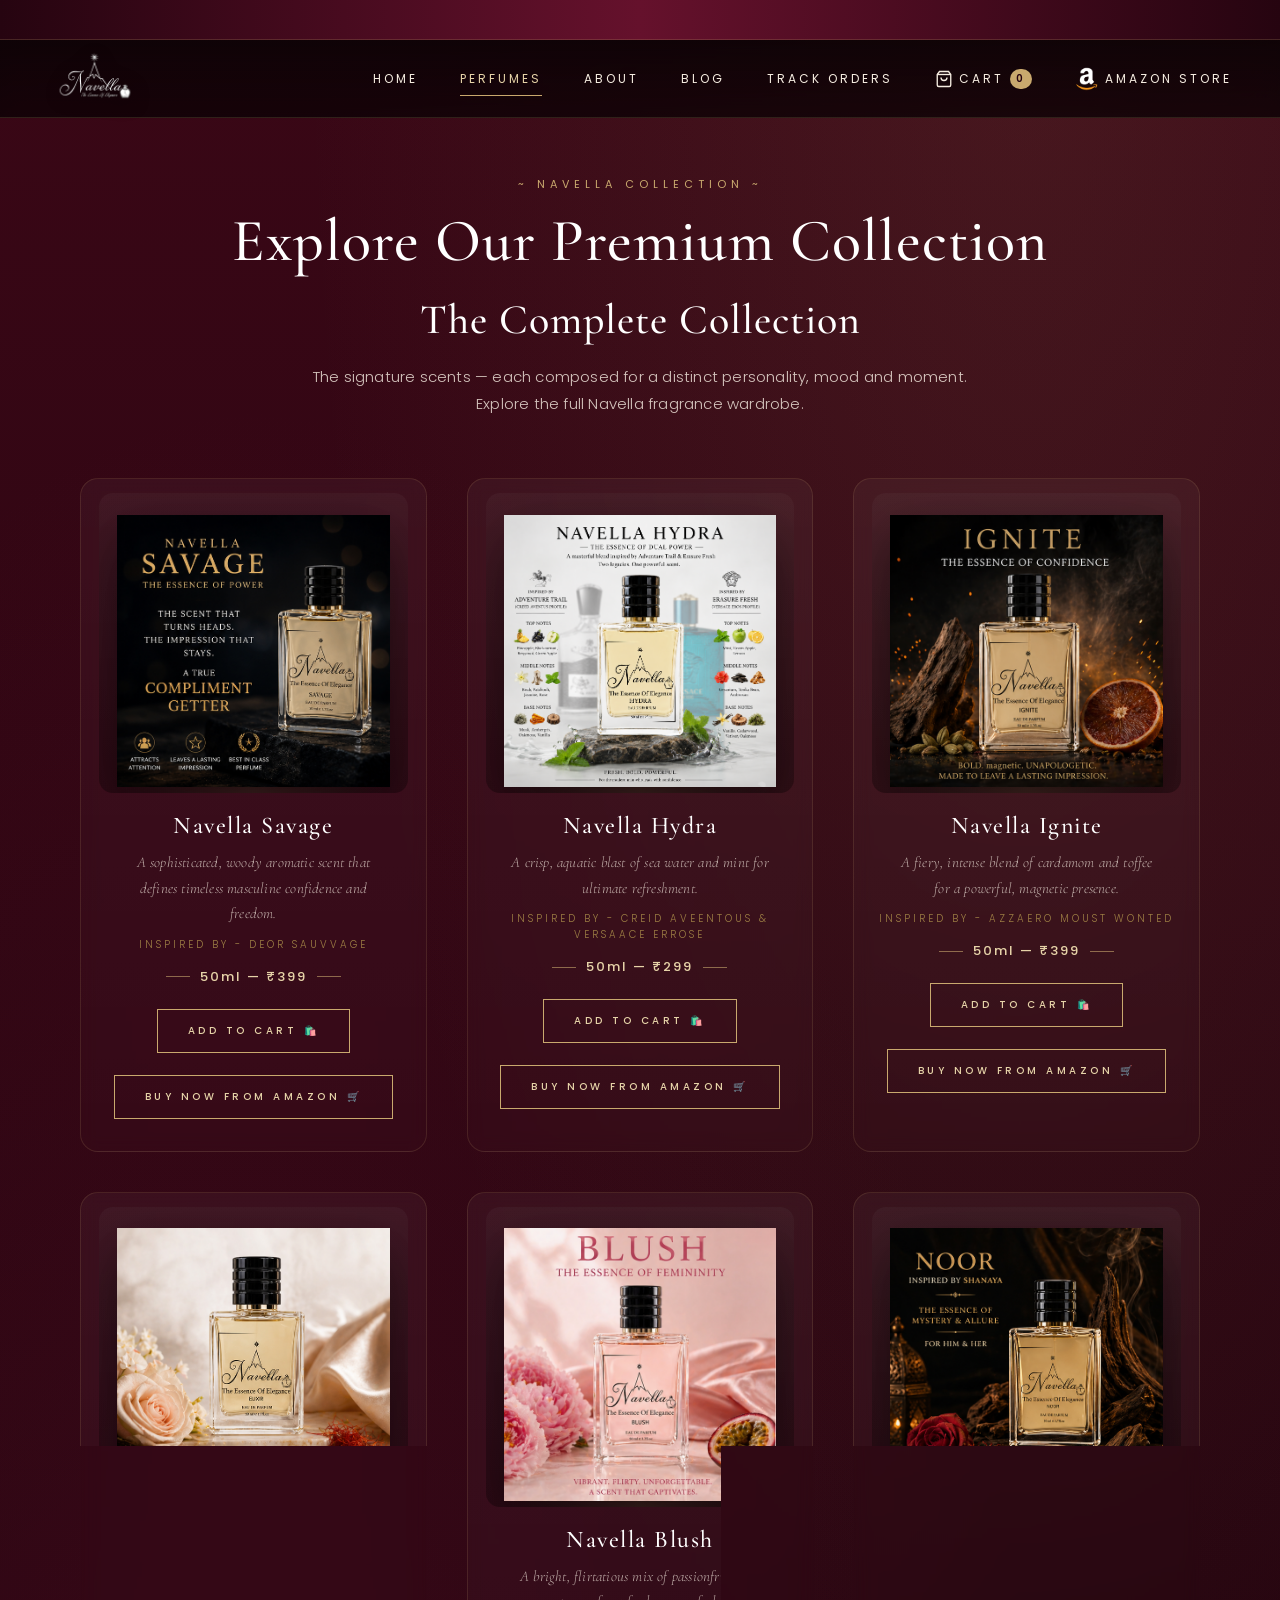
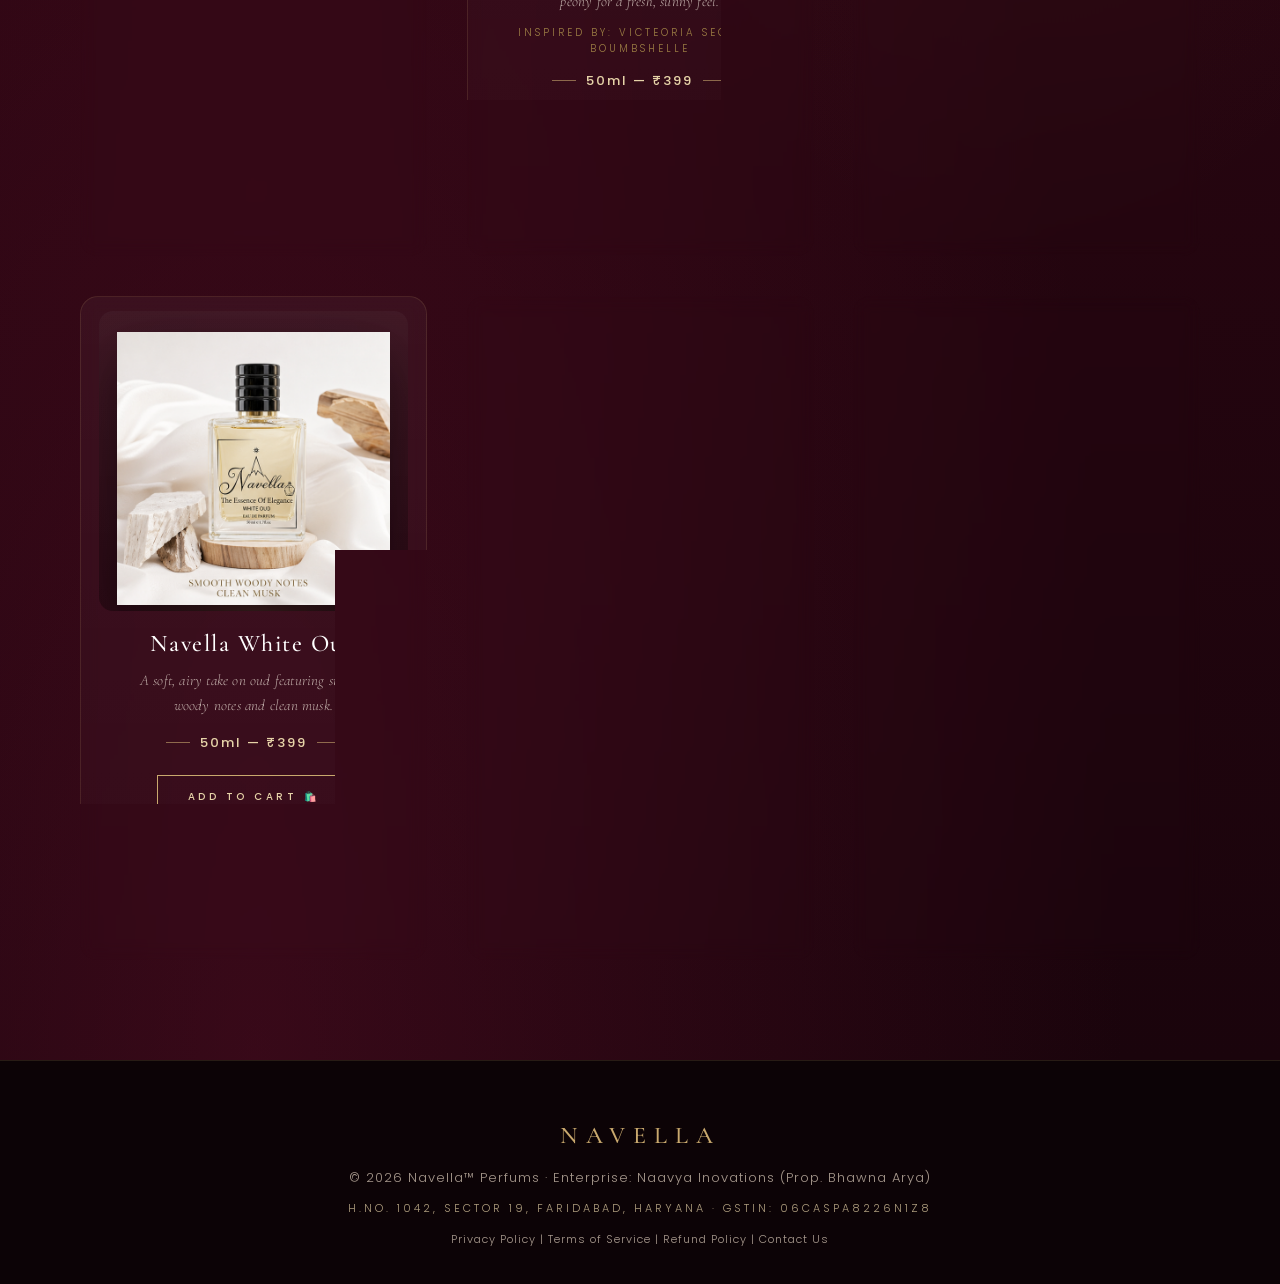
<file: perfumes.html>
<!DOCTYPE html>
<html lang="en">

<head>

<meta charset="UTF-8">
<meta name="viewport" content="width=device-width, initial-scale=1.0">
<meta name="keywords" content="Navella, NavellaPerfume, Navella Perfume, Navella Perfumes, Navella Perfums, Navella perfume collection, Navella fragrance collection, buy Navella perfume, Navella perfume Amazon, luxury perfumes India, long lasting perfumes India, Eau De Parfum India, EDP perfume, men's perfume India, women's perfume India, unisex perfume India, affordable luxury perfume, woody aromatic perfume, aquatic perfume, floral perfume, oud perfume, Navella Azure perfume, Navella Hydra perfume, Navella Ignite perfume, Navella Elixir perfume, Navella Blush perfume, Navella Noor perfume, Navella White Oud perfume, Navella Blue Oud perfume, Navella Shadow perfume">
<meta name="description" content="Shop the Navella perfume collection in India: Azure, Hydra, Ignite, Elixir, Blush, Noor, White Oud, Blue Oud and Shadow. Premium 50ml long-lasting Eau De Parfum for men, women and unisex fragrance lovers, fulfilled via Amazon.">
<meta name="author" content="Navella Perfumes">
<meta name="robots" content="index, follow">
<meta name="theme-color" content="#3d0718">

<!-- Open Graph / Social Meta Tags -->
<meta property="og:type" content="website">
<meta property="og:url" content="https://navellaperfums.com/perfumes.html">
<meta property="og:title" content="Navella Perfume Collection | Long Lasting EDP for Men & Women">
<meta property="og:description" content="Browse Navella Azure, Hydra, Ignite, Elixir, Blush, Noor, White Oud, Blue Oud and Shadow perfumes. 50ml Eau De Parfum, fulfilled via Amazon.">
<meta property="og:image" content="https://navellaperfums.com/All_Perfumes_Card.jpg">
<meta property="og:site_name" content="Navella Perfumes">

<!-- Twitter Card -->
<meta name="twitter:card" content="summary_large_image">
<meta name="twitter:title" content="Navella Perfume Collection | Shop Long Lasting Eau De Parfum">
<meta name="twitter:description" content="Shop Navella perfumes for men, women and unisex fragrance lovers in India. 50ml Eau De Parfum fulfilled via Amazon.">
<meta name="twitter:image" content="https://navellaperfums.com/All_Perfumes_Card.jpg">

<title>Navella Perfume Collection India | Buy Long Lasting Eau De Parfum</title>

<link rel="stylesheet" href="style.css">
<link rel="canonical" href="https://navellaperfums.com/perfumes.html">
<link rel="alternate" type="application/rss+xml" title="Navella Perfumes" href="/sitemap.xml">

<link href="https://fonts.googleapis.com/css2?family=Poppins:wght@300;400;500&family=Playfair+Display:wght@500;600;700&display=swap" rel="stylesheet">

<script type="application/ld+json">
{
  "@context": "https://schema.org",
  "@graph": [
    {
      "@type": "BreadcrumbList",
      "@id": "https://navellaperfums.com/perfumes.html#breadcrumb",
      "itemListElement": [
        {
          "@type": "ListItem",
          "position": 1,
          "name": "Home",
          "item": "https://navellaperfums.com/"
        },
        {
          "@type": "ListItem",
          "position": 2,
          "name": "Perfume Collection",
          "item": "https://navellaperfums.com/perfumes.html"
        }
      ]
    },
    {
      "@type": "CollectionPage",
      "@id": "https://navellaperfums.com/perfumes.html#collection",
      "name": "Navella Perfume Collection",
      "alternateName": [
        "NavellaPerfume Collection",
        "Navella Perfumes India",
        "Navella Perfums"
      ],
      "url": "https://navellaperfums.com/perfumes.html",
      "description": "Premium long-lasting 50ml Eau De Parfum collection by Navella for men, women and unisex fragrance lovers in India.",
      "isPartOf": {
        "@type": "WebSite",
        "name": "Navella Perfumes",
        "url": "https://navellaperfums.com/"
      },
      "breadcrumb": {
        "@id": "https://navellaperfums.com/perfumes.html#breadcrumb"
      },
      "mainEntity": {
        "@id": "https://navellaperfums.com/perfumes.html#products"
      }
    },
    {
      "@type": "ItemList",
      "@id": "https://navellaperfums.com/perfumes.html#products",
      "name": "Navella Long Lasting Eau De Parfum Products",
      "numberOfItems": 9,
      "itemListElement": [
        { "@type": "ListItem", "position": 1, "url": "https://navellaperfums.com/perfumes.html#azure", "name": "Navella Azure Perfume" },
        { "@type": "ListItem", "position": 2, "url": "https://navellaperfums.com/perfumes.html#hydra", "name": "Navella Hydra Perfume" },
        { "@type": "ListItem", "position": 3, "url": "https://navellaperfums.com/perfumes.html#ignite", "name": "Navella Ignite Perfume" },
        { "@type": "ListItem", "position": 4, "url": "https://navellaperfums.com/perfumes.html#elixir", "name": "Navella Elixir Perfume" },
        { "@type": "ListItem", "position": 5, "url": "https://navellaperfums.com/perfumes.html#blush", "name": "Navella Blush Perfume" },
        { "@type": "ListItem", "position": 6, "url": "https://navellaperfums.com/perfumes.html#noor", "name": "Navella Noor Perfume" },
        { "@type": "ListItem", "position": 7, "url": "https://navellaperfums.com/perfumes.html#white-oud", "name": "Navella White Oud Perfume" },
        { "@type": "ListItem", "position": 8, "url": "https://navellaperfums.com/perfumes.html#blue-oud", "name": "Navella Blue Oud Perfume" },
        { "@type": "ListItem", "position": 9, "url": "https://navellaperfums.com/perfumes.html#shadow", "name": "Navella Shadow Perfume" }
      ]
    }
  ]
}
</script>

<script type="application/ld+json">
{
  "@context": "https://schema.org",
  "@graph": [
    {
      "@type": "Product",
      "@id": "https://navellaperfums.com/perfumes.html#azure",
      "name": "Navella Azure Eau De Parfum",
      "alternateName": "Navella Azure Perfume",
      "image": "https://navellaperfums.com/Azure.png",
      "description": "A long-lasting woody aromatic Eau De Parfum for men with a sophisticated, confident scent profile.",
      "brand": { "@type": "Brand", "name": "Navella Perfumes" },
      "category": "Men's perfume",
      "offers": { "@type": "Offer", "price": "399", "priceCurrency": "INR", "availability": "https://schema.org/InStock", "url": "https://amzn.to/4tm9HKf" }
    },
    {
      "@type": "Product",
      "@id": "https://navellaperfums.com/perfumes.html#hydra",
      "name": "Navella Hydra Eau De Parfum",
      "alternateName": "Navella Hydra Perfume",
      "image": "https://navellaperfums.com/Hydra.png",
      "description": "A crisp aquatic Eau De Parfum for men with sea water and mint notes for a fresh fragrance experience.",
      "brand": { "@type": "Brand", "name": "Navella Perfumes" },
      "category": "Men's perfume",
      "offers": { "@type": "Offer", "price": "399", "priceCurrency": "INR", "availability": "https://schema.org/InStock", "url": "https://amzn.to/4v1QiA1" }
    },
    {
      "@type": "Product",
      "@id": "https://navellaperfums.com/perfumes.html#ignite",
      "name": "Navella Ignite Eau De Parfum",
      "alternateName": "Navella Ignite Perfume",
      "image": "https://navellaperfums.com/Ignite.png",
      "description": "A bold Eau De Parfum for men with cardamom and toffee notes for a warm, magnetic scent.",
      "brand": { "@type": "Brand", "name": "Navella Perfumes" },
      "category": "Men's perfume",
      "offers": { "@type": "Offer", "price": "399", "priceCurrency": "INR", "availability": "https://schema.org/InStock", "url": "https://amzn.to/47HGIrW" }
    },
    {
      "@type": "Product",
      "@id": "https://navellaperfums.com/perfumes.html#elixir",
      "name": "Navella Elixir Eau De Parfum",
      "alternateName": "Navella Elixir Perfume",
      "image": "https://navellaperfums.com/Elixir.png",
      "description": "A luxurious women's Eau De Parfum with creamy rose and lychee notes for an elegant floral fragrance.",
      "brand": { "@type": "Brand", "name": "Navella Perfumes" },
      "category": "Women's perfume",
      "offers": { "@type": "Offer", "price": "399", "priceCurrency": "INR", "availability": "https://schema.org/InStock", "url": "https://amzn.to/4doRd7g" }
    },
    {
      "@type": "Product",
      "@id": "https://navellaperfums.com/perfumes.html#blush",
      "name": "Navella Blush Eau De Parfum",
      "alternateName": "Navella Blush Perfume",
      "image": "https://navellaperfums.com/Blush.png",
      "description": "A bright women's Eau De Parfum with passionfruit and peony notes for a fresh floral fragrance.",
      "brand": { "@type": "Brand", "name": "Navella Perfumes" },
      "category": "Women's perfume",
      "offers": { "@type": "Offer", "price": "399", "priceCurrency": "INR", "availability": "https://schema.org/InStock", "url": "https://amzn.to/42hE0pZ" }
    },
    {
      "@type": "Product",
      "@id": "https://navellaperfums.com/perfumes.html#noor",
      "name": "Navella Noor Eau De Parfum",
      "alternateName": "Navella Noor Perfume",
      "image": "https://navellaperfums.com/Noor.png",
      "description": "A versatile unisex Eau De Parfum with an elegant floral bouquet and fresh sophisticated character.",
      "brand": { "@type": "Brand", "name": "Navella Perfumes" },
      "category": "Unisex perfume",
      "offers": { "@type": "Offer", "price": "399", "priceCurrency": "INR", "availability": "https://schema.org/InStock", "url": "https://amzn.to/41Hx0Cl" }
    },
    {
      "@type": "Product",
      "@id": "https://navellaperfums.com/perfumes.html#white-oud",
      "name": "Navella White Oud Eau De Parfum",
      "alternateName": "Navella White Oud Perfume",
      "image": "https://navellaperfums.com/White%20Oud.png",
      "description": "A soft oud Eau De Parfum with smooth woody notes and clean musk for a refined long-lasting scent.",
      "brand": { "@type": "Brand", "name": "Navella Perfumes" },
      "category": "Men's perfume",
      "offers": { "@type": "Offer", "price": "399", "priceCurrency": "INR", "availability": "https://schema.org/InStock", "url": "https://amzn.to/4sYnkiM" }
    },
    {
      "@type": "Product",
      "@id": "https://navellaperfums.com/perfumes.html#blue-oud",
      "name": "Navella Blue Oud Eau De Parfum",
      "alternateName": "Navella Blue Oud Perfume",
      "image": "https://navellaperfums.com/Blue%20Oud.png",
      "description": "A unisex oud Eau De Parfum with deep woody character and cool marine accords.",
      "brand": { "@type": "Brand", "name": "Navella Perfumes" },
      "category": "Unisex perfume",
      "offers": { "@type": "Offer", "price": "399", "priceCurrency": "INR", "availability": "https://schema.org/InStock", "url": "https://amzn.to/3PY5vSp" }
    },
    {
      "@type": "Product",
      "@id": "https://navellaperfums.com/perfumes.html#shadow",
      "name": "Navella Shadow Eau De Parfum",
      "alternateName": "Navella Shadow Perfume",
      "image": "https://navellaperfums.com/Shadow.png",
      "description": "A dramatic unisex Eau De Parfum with dark chocolate and orchid notes for a bold signature scent.",
      "brand": { "@type": "Brand", "name": "Navella Perfumes" },
      "category": "Unisex perfume",
      "offers": { "@type": "Offer", "price": "399", "priceCurrency": "INR", "availability": "https://schema.org/InStock", "url": "https://amzn.to/4cZJZ7F" }
    }
  ]
}
</script>

</head>

<body class="perfume-page">

<div class="announcement-ribbon">
<span>50ml Luxury Eau De Parfum • High Oil Concentration & Long-Lasting Sillage</span>
</div>

<header>

<a href="index.html" class="logo">
    <img src="logo.png" alt="Navella Perfums">
</a>

<!-- Desktop & Mobile Drawer Navigation -->
  <nav id="main-nav">
    <a href="index.html">Home</a>
    <a href="perfumes.html">Perfumes</a>
    <a href="about.html">About</a>
    <a href="blog.html">Blog</a>
    <a href="order-status.html">Track Orders</a>
    <a href="cart.html" class="cart-nav-link">
      <svg class="cart-icon" viewBox="0 0 24 24" width="18" height="18" fill="none" stroke="currentColor" stroke-width="1.8">
        <path d="M6 2L3 6v14a2 2 0 0 0 2 2h14a2 2 0 0 0 2-2V6l-3-4z"></path>
        <line x1="3" y1="6" x2="21" y2="6"></line>
        <path d="M16 10a4 4 0 0 1-8 0"></path>
      </svg>
      <span>Cart</span>
      <span class="cart-count-badge" id="nav-cart-count">0</span>
    </a>
    <a href="https://link.amazon/B0fAIjUik" class="amazon-link" target="_blank">
      <img src="amazon-icon.png" alt="Amazon">
      <span>Amazon Store</span>
    </a>
  </nav>

  <!-- Mobile Hamburger Button (Visible only on mobile) -->
  <button type="button" class="mobile-menu-toggle" id="menu-toggle" aria-label="Toggle navigation">
    <span></span>
    <span></span>
    <span></span>
  </button>

</header>


<section class="products-page">

<h1>Explore Our Premium Collection</h1>

<div class="category-section">

<div class="category-description">

<h3 id="category-title"></h3>

<p id="category-text"></p>

</div>

</div>

<div class="product-grid">

<!--<div class="product-card" id="azure" data-category="men">

<div class="image-slider">
<img src="Azure_web1.png" class="active" alt="Navella Azure perfume bottle - woody aromatic Eau De Parfum for men">
<img src="Azure_web2.png" alt="Navella Azure long lasting men's perfume packaging">
<img src="Azure_web3.png" alt="Navella Azure fragrance notes and premium Eau De Parfum details">
<img src="Azure_web4.png" alt="Navella Azure perfume lifestyle image for men">
</div>

<h3>Navella Azure</h3>
<p class="description">A sophisticated, woody aromatic scent that defines timeless masculine confidence and freedom.</p>
<p class="price">50ml — ₹399</p>

<a href="https://amzn.to/4tm9HKf" class="buy-btn">Buy now from Amazon 🛒</a>

</div>-->

<div class="product-card" id="savage" data-category="men">
<a href="product.html?id=savage" class="product-card-link">
<div class="image-slider">
<img src="Savage_web1.png" class="active" alt="Navella Savage perfume bottle - woody aromatic Eau De Parfum for men">
<img src="Savage_web2.png" alt="Navella Savage long lasting men's perfume packaging">
<img src="Savage_web3.png" alt="Navella Savage fragrance notes and premium Eau De Parfum details">
<img src="Savage_web4.png" alt="Navella Savage perfume lifestyle image for men">
</div>

<h3>Navella Savage</h3>
<p class="description">A sophisticated, woody aromatic scent that defines timeless masculine confidence and freedom.</p>
<p class="inspired">Inspired by - Deor Sauvvage</p>
<p class="price">50ml — ₹399</p>
<!-- Button to add to cart -->
  <button type="button" class="buy-btn add-to-cart-btn" 
          data-id="savage" 
          data-name="Navella Savage" 
          data-price="399" 
          data-image="Savage_web1.png" 
          data-volume="50ml">
    Add to Cart 🛍️
  </button>
<a href="https://link.amazon/B04BIPWrP" class="buy-btn">Buy now from Amazon 🛒</a>
</a>
</div>


<div class="product-card" id="hydra" data-category="men">
<a href="product.html?id=hydra" class="product-card-link">
<div class="image-slider">
<img src="Hydra_web1.png" class="active" alt="Navella Hydra aquatic perfume bottle for men">
<img src="Hydra_web2.png" alt="Navella Hydra long lasting Eau De Parfum packaging">
<img src="Hydra_web3.png" alt="Navella Hydra fresh sea water and mint fragrance profile">
<img src="Hydra_web4.png" alt="Navella Hydra men's aquatic fragrance lifestyle image">
</div>
<h3>Navella Hydra</h3>
<p class="description">A crisp, aquatic blast of sea water and mint for ultimate refreshment.</p>
<p class="inspired">Inspired by - Creid Aveentous & Versaace Errose</p>
<p class="price">50ml — ₹299</p>
<!-- Button to add to cart -->
  <button type="button" class="buy-btn add-to-cart-btn" 
          data-id="hydra" 
          data-name="Navella Hydra" 
          data-price="299" 
          data-image="Hydra_web1.png" 
          data-volume="50ml">
    Add to Cart 🛍️
  </button>
<a href="https://amzn.to/4v1QiA1" class="buy-btn">Buy now from Amazon 🛒</a>
</a>
</div>

<!--<div class="product-card" data-category="men">

<div class="image-slider">
<img src="Pulse_web1.png" class="active">
<img src="Pulse_web2.png">
<img src="Pulse_web3.png">
<img src="Pulse_web4.png">
</div>

<h3>Navella Pulse</h3>
<p class="description">An energetic mix of aquatic notes and spicy cinnamon for a bold, adventurous spirit.</p>
<p class="price">50ml — ₹399</p>

<a href="https://amzn.to/415wxtA" class="buy-btn">Buy Now</a>

</div>-->

<div class="product-card" id="ignite" data-category="men">
<a href="product.html?id=ignite" class="product-card-link">
<div class="image-slider">
<img src="Ignite_web1.png" class="active" alt="Navella Ignite perfume bottle - bold Eau De Parfum for men">
<img src="Ignite_web2.png" alt="Navella Ignite long lasting men's perfume packaging">
<img src="Ignite_web3.png" alt="Navella Ignite cardamom and toffee fragrance notes">
<img src="Ignite_web4.png" alt="Navella Ignite warm spicy perfume lifestyle image">
</div>

<h3>Navella Ignite</h3>
<p class="description">A fiery, intense blend of cardamom and toffee for a powerful, magnetic presence.</p>
<p class="inspired">Inspired by - Azzaero Moust Wonted</p>
<p class="price">50ml — ₹399</p>
<!-- Button to add to cart -->
  <button type="button" class="buy-btn add-to-cart-btn" 
          data-id="ignite" 
          data-name="Navella Ignite" 
          data-price="399" 
          data-image="Ignite_web1.png" 
          data-volume="50ml">
    Add to Cart 🛍️
  </button>
<a href="https://amzn.to/47HGIrW" class="buy-btn">Buy now from Amazon 🛒</a>
</a>
</div> 

<div class="product-card" id="elixir" data-category="women">
<a href="product.html?id=elixir" class="product-card-link">
<div class="image-slider">
<img src="Elixir_web1.png" class="active" alt="Navella Elixir perfume bottle - floral Eau De Parfum for women">
<img src="Elixir_web2.png" alt="Navella Elixir women's long lasting perfume packaging">
<img src="Elixir_web3.png" alt="Navella Elixir rose and lychee fragrance notes">
<img src="Elixir_web4.png" alt="Navella Elixir elegant women's perfume lifestyle image">
</div>
<h3>Navella Elixir</h3>
<p class="description">A luxurious, creamy rose and lychee scent that feels like a regal embrace.</p>
<p class="inspired">Inspired by - Deliinah Excelusife</p>
<p class="price">50ml — ₹399</p>
<!-- Button to add to cart -->
  <button type="button" class="buy-btn add-to-cart-btn" 
          data-id="elixir" 
          data-name="Navella Elixir" 
          data-price="399" 
          data-image="Elixir_web1.png" 
          data-volume="50ml">
    Add to Cart 🛍️
  </button>
<a href="https://amzn.to/4doRd7g" class="buy-btn">Buy now from Amazon 🛒</a>
</a>
</div>

<div class="product-card" id="blush" data-category="women">
<a href="product.html?id=blush" class="product-card-link">
<div class="image-slider">
<img src="Blush_web1.png" class="active" alt="Navella Blush perfume bottle - fresh floral Eau De Parfum for women">
<img src="Blush_web2.png" alt="Navella Blush women's perfume packaging">
<img src="Blush_web3.png" alt="Navella Blush passionfruit and peony fragrance notes">
<img src="Blush_web4.png" alt="Navella Blush fresh floral perfume lifestyle image">
</div>
<h3>Navella Blush</h3>
<p class="description">A bright, flirtatious mix of passionfruit and peony for a fresh, sunny feel.</p>
<p class="inspired">Inspired by: Victeoria Secreet Boumbshelle</p>
<p class="price">50ml — ₹399</p>
<!-- Button to add to cart -->
  <button type="button" class="buy-btn add-to-cart-btn" 
          data-id="blush" 
          data-name="Navella Blush" 
          data-price="399" 
          data-image="Blush_web1.png" 
          data-volume="50ml">
    Add to Cart 🛍️
  </button>
<a href="https://amzn.to/42hE0pZ" class="buy-btn">Buy now from Amazon 🛒</a>
</a>
</div>

<div class="product-card" id="noor" data-category="unisex">
<a href="product.html?id=noor" class="product-card-link">
<div class="image-slider">
<img src="Noor_web1.png" class="active" alt="Navella Noor unisex perfume bottle - elegant floral Eau De Parfum">
<img src="Noor_web2.png" alt="Navella Noor long lasting unisex perfume packaging">
<img src="Noor_web3.png" alt="Navella Noor floral fragrance notes and scent profile">
<img src="Noor_web4.png" alt="Navella Noor versatile unisex fragrance lifestyle image">
</div>
<h3>Navella Noor</h3>
<p class="description">An elegant, versatile floral bouquet that balances freshness with sophisticated grace.</p>
<p class="price">50ml — ₹399</p>
<!-- Button to add to cart -->
  <button type="button" class="buy-btn add-to-cart-btn" 
          data-id="noor" 
          data-name="Navella Noor" 
          data-price="399" 
          data-image="Noor_web1.png" 
          data-volume="50ml">
    Add to Cart 🛍️
  </button>
<a href="https://amzn.to/41Hx0Cl" class="buy-btn">Buy now from Amazon 🛒</a>
</a>
</div>

<div class="product-card" id="white-oud" data-category="men">
<a href="product.html?id=white-oud" class="product-card-link">
<div class="image-slider">
<img src="WhiteOud_web1.png" class="active" alt="Navella White Oud perfume bottle - soft oud Eau De Parfum">
<img src="WhiteOud_web2.png" alt="Navella White Oud long lasting perfume packaging">
<img src="WhiteOud_web3.png" alt="Navella White Oud woody musk fragrance notes">
<img src="WhiteOud_web4.png" alt="Navella White Oud refined oud perfume lifestyle image">
</div>
<h3>Navella White Oud</h3>
<p class="description">A soft, airy take on oud featuring smooth woody notes and clean musk.</p>
<p class="price">50ml — ₹399</p>
<!-- Button to add to cart -->
  <button type="button" class="buy-btn add-to-cart-btn" 
          data-id="white-oud" 
          data-name="Navella White Oud" 
          data-price="399" 
          data-image="WhiteOud_web1.png" 
          data-volume="50ml">
    Add to Cart 🛍️
  </button>
<a href="https://amzn.to/4sYnkiM" class="buy-btn">Buy now from Amazon 🛒</a>
</a>
</div>

<div class="product-card" id="blue-oud" data-category="unisex">
<a href="product.html?id=blue-oud" class="product-card-link">
<div class="image-slider">
<img src="BOud_web1.png" class="active" alt="Navella Blue Oud perfume bottle - unisex oud Eau De Parfum">
<img src="BOud_web2.png" alt="Navella Blue Oud long lasting perfume packaging">
<img src="BOud_web3.png" alt="Navella Blue Oud oud and marine fragrance notes">
<img src="BOud_web4.png" alt="Navella Blue Oud exotic unisex fragrance lifestyle image">
</div>
<h3>Navella Blue Oud</h3>
<p class="description">An exotic fusion of deep, mysterious oud lightened by cool, refreshing marine accords.</p>
<p class="price">50ml — ₹399</p>
<!-- Button to add to cart -->
  <button type="button" class="buy-btn add-to-cart-btn" 
          data-id="blue-oud" 
          data-name="Navella Blue Oud" 
          data-price="399" 
          data-image="BOud_web1.png" 
          data-volume="50ml">
    Add to Cart 🛍️
  </button>
<a href="https://amzn.to/3PY5vSp" class="buy-btn">Buy now from Amazon 🛒</a>
</a>
</div>

<div class="product-card" id="shadow" data-category="unisex">
<a href="product.html?id=shadow" class="product-card-link">
  <div class="image-slider">
    <img src="Shadow_web1.png" class="active" alt="Navella Shadow perfume bottle - dark chocolate and orchid Eau De Parfum">
    <img src="Shadow_web2.png" alt="Navella Shadow long lasting unisex perfume packaging">
    <img src="Shadow_web3.png" alt="Navella Shadow bold fragrance notes and scent profile">
    <img src="Shadow_web4.png" alt="Navella Shadow dramatic unisex perfume lifestyle image">
  </div>
  <h3>Navella Shadow</h3>
  <p class="description">A deep, dramatic scent of dark chocolate and orchids for a bold statement.</p>
  <p class="inspired">Inspired by: Toumford Black Orchidde</p>
  <p class="price">50ml — ₹399</p>
<!-- Button to add to cart -->
  <button type="button" class="buy-btn add-to-cart-btn" 
          data-id="shadow" 
          data-name="Navella Shadow" 
          data-price="399" 
          data-image="Shadow_web1.png" 
          data-volume="50ml">
    Add to Cart 🛍️
  </button>
  <a href="https://amzn.to/4cZJZ7F" class="buy-btn">Buy now from Amazon 🛒</a>
</a>
</div>

</div>

</section>

<footer>
  <p>© 2026 Navella™ Perfums · Enterprise: Naavya Inovations (Prop. Bhawna Arya)</p>
  <p class="footer-note">H.No. 1042, Sector 19, Faridabad, Haryana · GSTIN: 06CASPA8226N1Z8</p>
  <p style="margin-top: 14px; font-size: 11px;">
    <a href="privacy-policy.html">Privacy Policy</a> | 
    <a href="terms.html">Terms of Service</a> | 
    <a href="refund-policy.html">Refund Policy</a> | 
    <a href="contact.html">Contact Us</a>
  </p>
</footer>
<script src="script.js"></script>

</body>
</html>
</file>
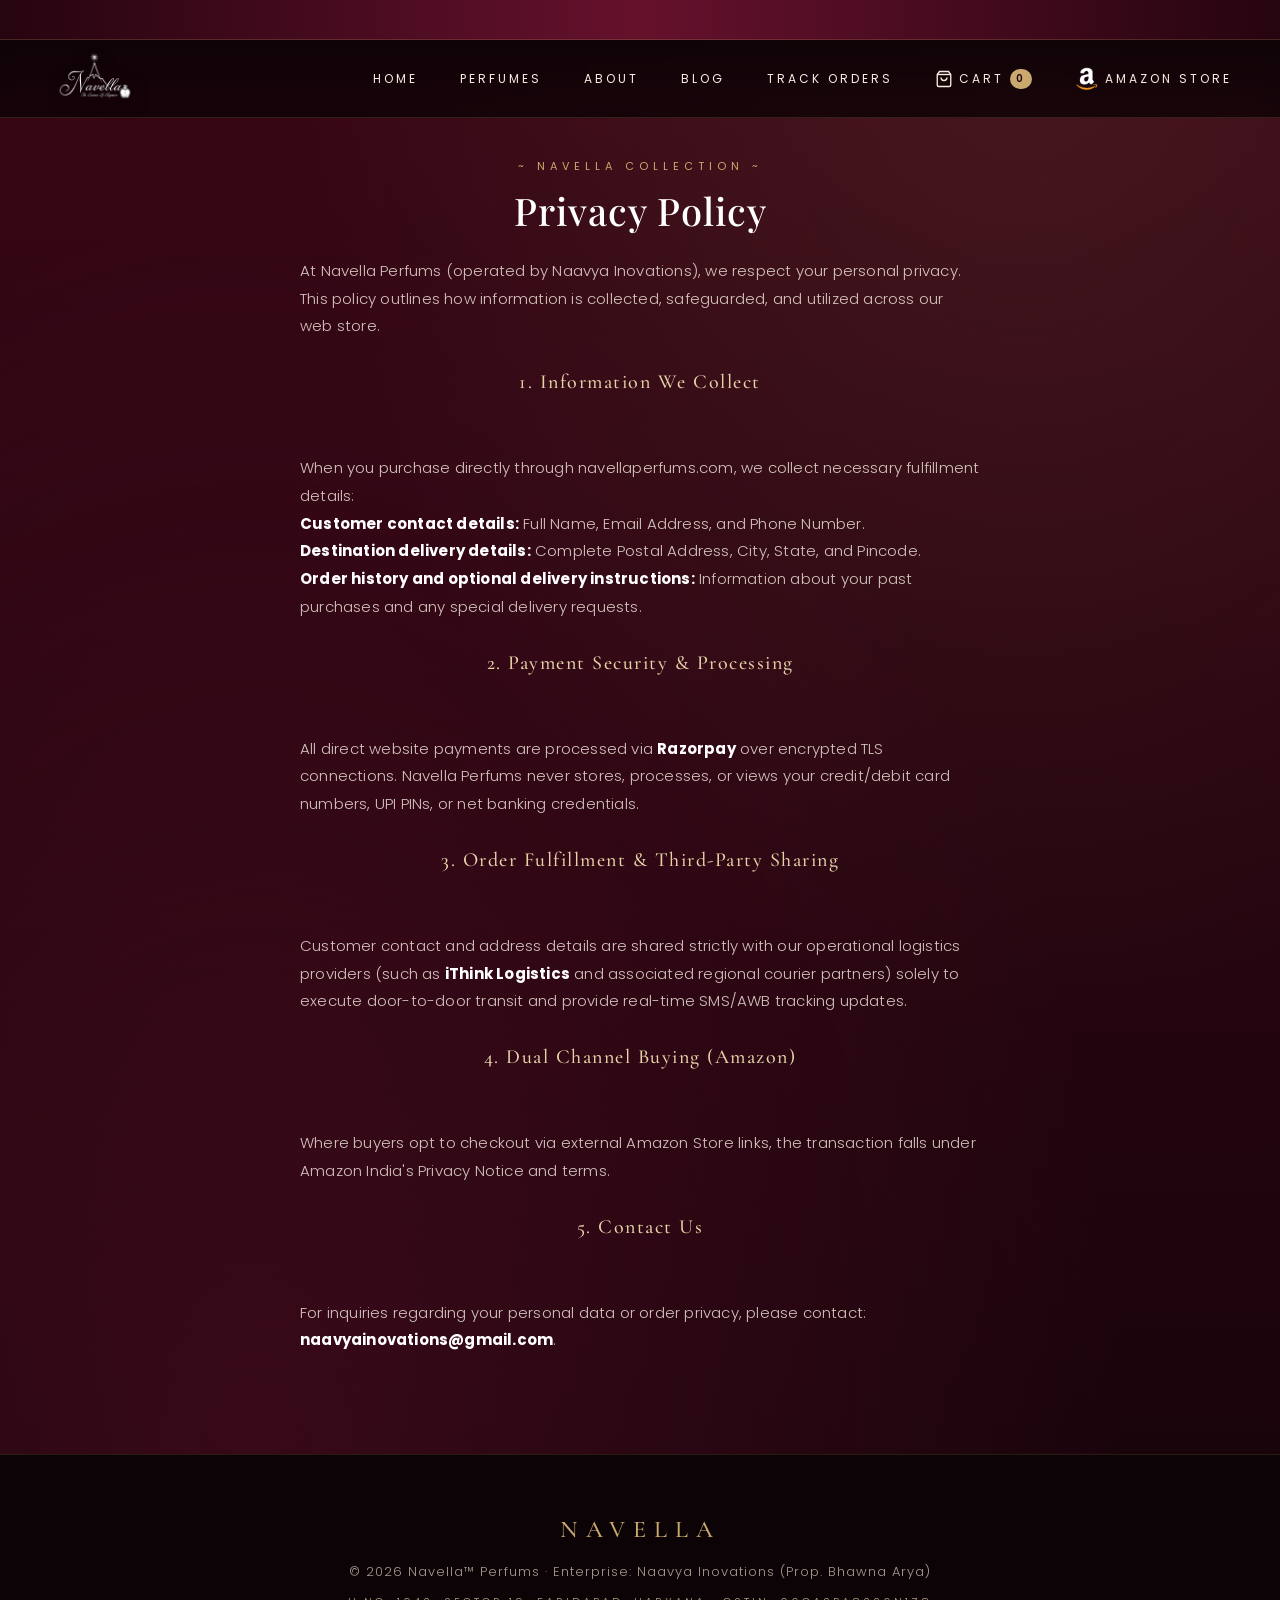
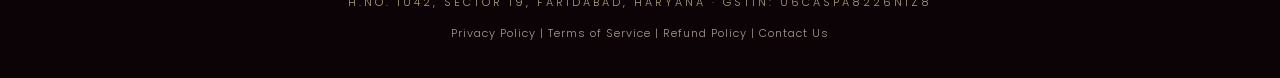
<file: privacy-policy.html>
<!DOCTYPE html>
<html lang="en">
<head>
  <meta charset="UTF-8">
  <meta name="viewport" content="width=device-width, initial-scale=1.0">
  <title>Privacy Policy | Navella Perfums</title>
  <meta name="description" content="Privacy Policy for Navella Perfums. Learn how we handle customer data, Razorpay payments, and courier dispatch securely.">
  <link rel="stylesheet" href="style.css">
  <link rel="canonical" href="https://navellaperfums.com/privacy-policy.html">
  <link href="https://fonts.googleapis.com/css2?family=Poppins:wght@300;400;500&family=Playfair+Display:wght@500;600;700&display=swap" rel="stylesheet">
</head>
<body class="perfume-page">

  <div class="announcement-ribbon">
    <span>Official Policies of Navella™ Perfums • Registered Enterprise: Naavya Inovations</span>
  </div>

  <header>
    <a href="index.html" class="logo"><img src="logo.png" alt="Navella Perfums"></a>
<!-- Desktop & Mobile Drawer Navigation -->
  <nav id="main-nav">
    <a href="index.html">Home</a>
    <a href="perfumes.html">Perfumes</a>
    <a href="about.html">About</a>
    <a href="blog.html">Blog</a>
    <a href="order-status.html">Track Orders</a>
    <a href="cart.html" class="cart-nav-link">
      <svg class="cart-icon" viewBox="0 0 24 24" width="18" height="18" fill="none" stroke="currentColor" stroke-width="1.8">
        <path d="M6 2L3 6v14a2 2 0 0 0 2 2h14a2 2 0 0 0 2-2V6l-3-4z"></path>
        <line x1="3" y1="6" x2="21" y2="6"></line>
        <path d="M16 10a4 4 0 0 1-8 0"></path>
      </svg>
      <span>Cart</span>
      <span class="cart-count-badge" id="nav-cart-count">0</span>
    </a>
    <a href="https://link.amazon/B0fAIjUik" class="amazon-link" target="_blank">
      <img src="amazon-icon.png" alt="Amazon">
      <span>Amazon Store</span>
    </a>
  </nav>

  <!-- Mobile Hamburger Button (Visible only on mobile) -->
  <button type="button" class="mobile-menu-toggle" id="menu-toggle" aria-label="Toggle navigation">
    <span></span>
    <span></span>
    <span></span>
  </button>
  </header>

  <section class="products-page" style="padding-top: 160px;">
    <div class="category-description" style="max-width: 840px; margin: 0 auto; text-align: left;">
      <h1 style="font-family: 'Playfair Display', serif; font-size: 38px; margin-bottom: 24px; text-align: center;">Privacy Policy</h1>

      <p>At Navella Perfums (operated by Naavya Inovations), we respect your personal privacy. This policy outlines how information is collected, safeguarded, and utilized across our web store.</p>

      <h2 style="color: var(--gold-soft); font-size: 20px; margin-top: 30px;">1. Information We Collect</h2>
      <p>When you purchase directly through navellaperfums.com, we collect necessary fulfillment details:</p>
        <p><strong>Customer contact details:</strong> Full Name, Email Address, and Phone Number.</p>
        <p><strong>Destination delivery details:</strong> Complete Postal Address, City, State, and Pincode.</p>
        <p><strong>Order history and optional delivery instructions:</strong> Information about your past purchases and any special delivery requests.</p>

      <h2 style="color: var(--gold-soft); font-size: 20px; margin-top: 30px;">2. Payment Security & Processing</h2>
      <p>All direct website payments are processed via <strong>Razorpay</strong> over encrypted TLS connections. Navella Perfums never stores, processes, or views your credit/debit card numbers, UPI PINs, or net banking credentials.</p>

      <h2 style="color: var(--gold-soft); font-size: 20px; margin-top: 30px;">3. Order Fulfillment & Third-Party Sharing</h2>
      <p>Customer contact and address details are shared strictly with our operational logistics providers (such as <strong>iThink Logistics</strong> and associated regional courier partners) solely to execute door-to-door transit and provide real-time SMS/AWB tracking updates.</p>

      <h2 style="color: var(--gold-soft); font-size: 20px; margin-top: 30px;">4. Dual Channel Buying (Amazon)</h2>
      <p>Where buyers opt to checkout via external Amazon Store links, the transaction falls under Amazon India's Privacy Notice and terms.</p>

      <h2 style="color: var(--gold-soft); font-size: 20px; margin-top: 30px;">5. Contact Us</h2>
      <p>For inquiries regarding your personal data or order privacy, please contact: <strong>naavyainovations@gmail.com</strong>.</p>
    </div>
  </section>

<footer>
  <p>© 2026 Navella™ Perfums · Enterprise: Naavya Inovations (Prop. Bhawna Arya)</p>
  <p class="footer-note">H.No. 1042, Sector 19, Faridabad, Haryana · GSTIN: 06CASPA8226N1Z8</p>
  <p style="margin-top: 14px; font-size: 11px;">
    <a href="privacy-policy.html">Privacy Policy</a> | 
    <a href="terms.html">Terms of Service</a> | 
    <a href="refund-policy.html">Refund Policy</a> | 
    <a href="contact.html">Contact Us</a>
  </p>
</footer>
  <script src="script.js"></script>
</body>
</html>
</file>
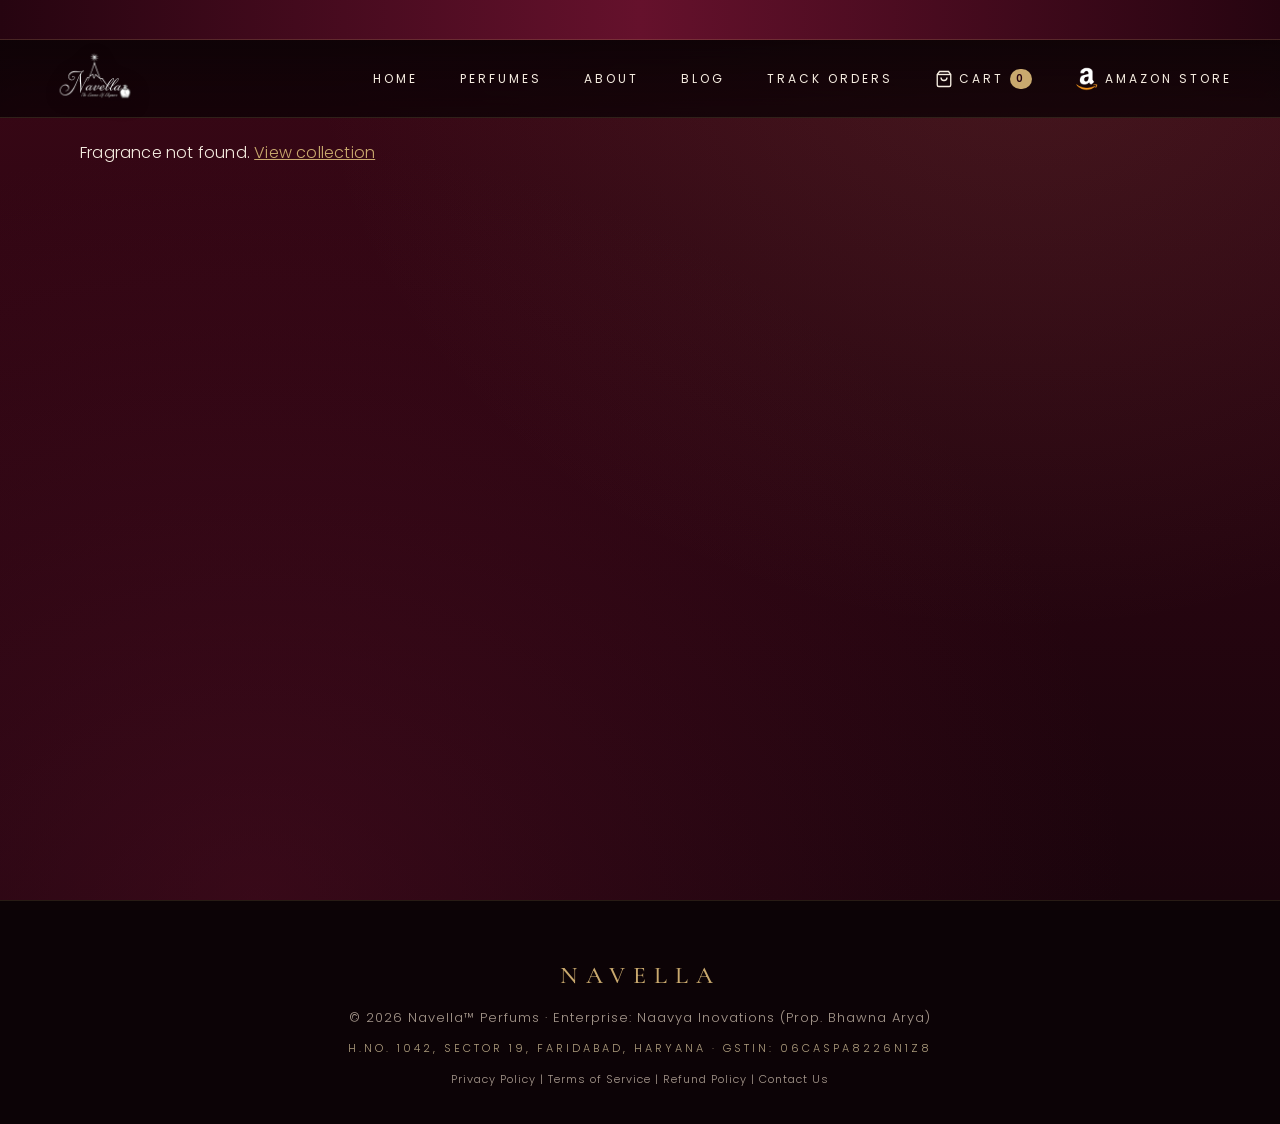
<file: product.html>
<!DOCTYPE html>
<html lang="en">
<head>
  <meta charset="UTF-8">
  <meta name="viewport" content="width=device-width, initial-scale=1.0">
  <title>Product Details | Navella Perfumes</title>
  <link rel="stylesheet" href="style.css">
  <link href="https://fonts.googleapis.com/css2?family=Poppins:wght@300;400;500&family=Playfair+Display:wght@500;600;700&display=swap" rel="stylesheet">
</head>
<body class="perfume-page">

  <div class="announcement-ribbon">
    <span>Direct Checkout via Razorpay or Instant Purchase via Amazon Store</span>
  </div>

  <header>
    <a href="index.html" class="logo"><img src="logo.png" alt="Navella"></a>
 <!-- Desktop & Mobile Drawer Navigation -->
  <nav id="main-nav">
    <a href="index.html">Home</a>
    <a href="perfumes.html">Perfumes</a>
    <a href="about.html">About</a>
    <a href="blog.html">Blog</a>
    <a href="order-status.html">Track Orders</a>
    <a href="cart.html" class="cart-nav-link">
      <svg class="cart-icon" viewBox="0 0 24 24" width="18" height="18" fill="none" stroke="currentColor" stroke-width="1.8">
        <path d="M6 2L3 6v14a2 2 0 0 0 2 2h14a2 2 0 0 0 2-2V6l-3-4z"></path>
        <line x1="3" y1="6" x2="21" y2="6"></line>
        <path d="M16 10a4 4 0 0 1-8 0"></path>
      </svg>
      <span>Cart</span>
      <span class="cart-count-badge" id="nav-cart-count">0</span>
    </a>
    <a href="https://link.amazon/B0fAIjUik" class="amazon-link" target="_blank">
      <img src="amazon-icon.png" alt="Amazon">
      <span>Amazon Store</span>
    </a>
  </nav>

  <!-- Mobile Hamburger Button (Visible only on mobile) -->
  <button type="button" class="mobile-menu-toggle" id="menu-toggle" aria-label="Toggle navigation">
    <span></span>
    <span></span>
    <span></span>
  </button>
  </header>

  <section class="products-page" style="padding-top: 140px;">
    <div class="pdp-container" id="pdp-container">
      <!-- Injected dynamically via script.js -->
    </div>
  </section>

<footer>
  <p>© 2026 Navella™ Perfums · Enterprise: Naavya Inovations (Prop. Bhawna Arya)</p>
  <p class="footer-note">H.No. 1042, Sector 19, Faridabad, Haryana · GSTIN: 06CASPA8226N1Z8</p>
  <p style="margin-top: 14px; font-size: 11px;">
    <a href="privacy-policy.html">Privacy Policy</a> | 
    <a href="terms.html">Terms of Service</a> | 
    <a href="refund-policy.html">Refund Policy</a> | 
    <a href="contact.html">Contact Us</a>
  </p>
</footer>

  <script src="script.js"></script>
  <script>
    document.addEventListener("DOMContentLoaded", () => {
      renderProductDetailPage();
    });
  </script>
</body>
</html>
</file>
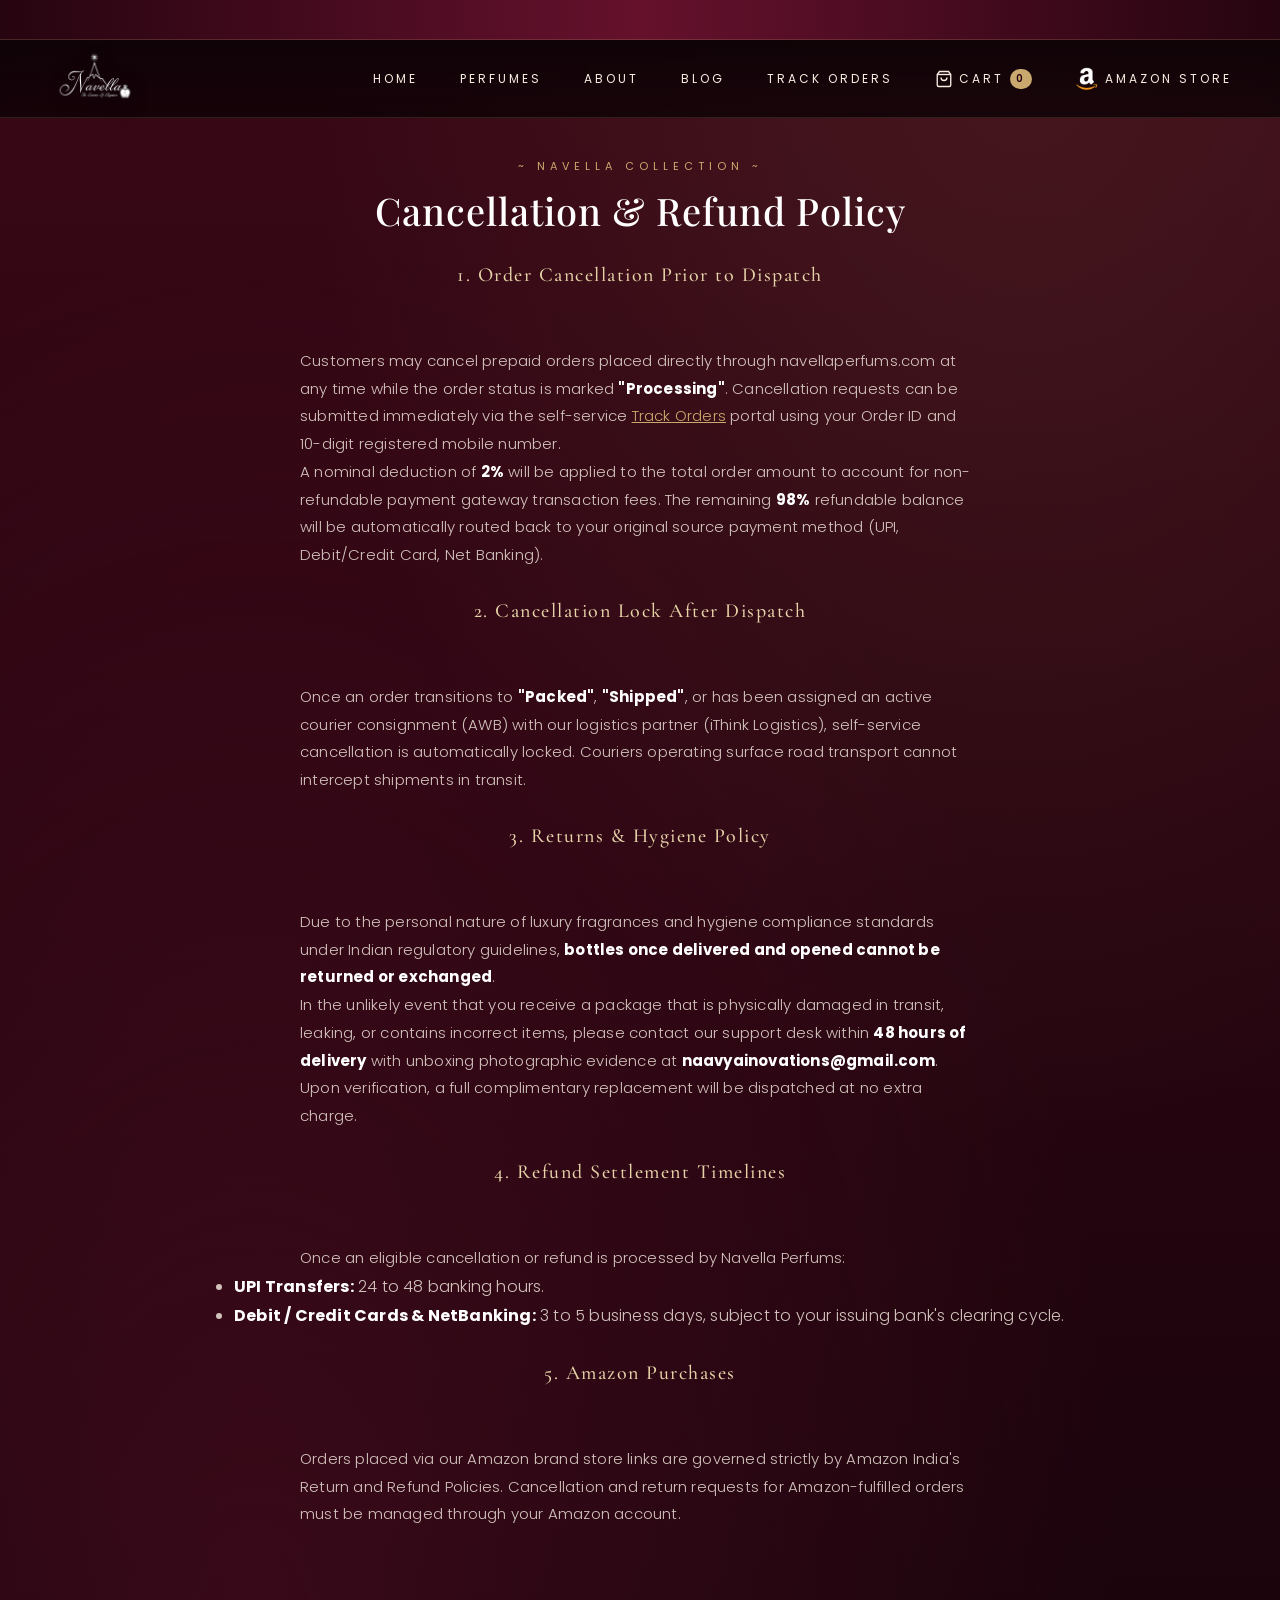
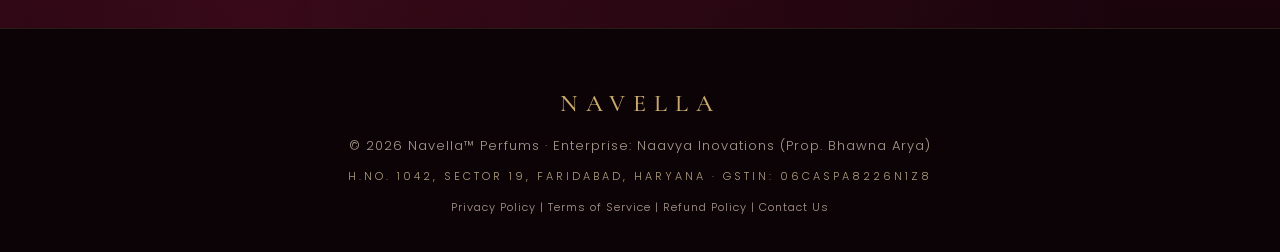
<file: refund-policy.html>
<!DOCTYPE html>
<html lang="en">
<head>
  <meta charset="UTF-8">
  <meta name="viewport" content="width=device-width, initial-scale=1.0">
  <title>Cancellation & Refund Policy | Navella Perfums</title>
  <meta name="description" content="Official Cancellation, Return and Refund Policy for Navella Perfums orders placed directly or via partner channels.">
  <link rel="stylesheet" href="style.css">
  <link href="https://fonts.googleapis.com/css2?family=Poppins:wght@300;400;500&family=Playfair+Display:wght@500;600;700&display=swap" rel="stylesheet">
</head>
<body class="perfume-page">

  <div class="announcement-ribbon">
    <span>Official Policies of Navella™ Perfums • Registered Enterprise: Naavya Inovations</span>
  </div>

  <header>
    <a href="index.html" class="logo"><img src="logo.png" alt="Navella Perfums"></a>
<!-- Desktop & Mobile Drawer Navigation -->
  <nav id="main-nav">
    <a href="index.html">Home</a>
    <a href="perfumes.html">Perfumes</a>
    <a href="about.html">About</a>
    <a href="blog.html">Blog</a>
    <a href="order-status.html">Track Orders</a>
    <a href="cart.html" class="cart-nav-link">
      <svg class="cart-icon" viewBox="0 0 24 24" width="18" height="18" fill="none" stroke="currentColor" stroke-width="1.8">
        <path d="M6 2L3 6v14a2 2 0 0 0 2 2h14a2 2 0 0 0 2-2V6l-3-4z"></path>
        <line x1="3" y1="6" x2="21" y2="6"></line>
        <path d="M16 10a4 4 0 0 1-8 0"></path>
      </svg>
      <span>Cart</span>
      <span class="cart-count-badge" id="nav-cart-count">0</span>
    </a>
    <a href="https://link.amazon/B0fAIjUik" class="amazon-link" target="_blank">
      <img src="amazon-icon.png" alt="Amazon">
      <span>Amazon Store</span>
    </a>
  </nav>

  <!-- Mobile Hamburger Button (Visible only on mobile) -->
  <button type="button" class="mobile-menu-toggle" id="menu-toggle" aria-label="Toggle navigation">
    <span></span>
    <span></span>
    <span></span>
  </button>
  </header>

  <section class="products-page" style="padding-top: 160px;">
    <div class="category-description" style="max-width: 860px; margin: 0 auto; text-align: left;">
      <h1 style="font-family: 'Playfair Display', serif; font-size: 38px; margin-bottom: 24px; text-align: center;">Cancellation & Refund Policy</h1>

      <h2 style="color: var(--gold-soft); font-size: 20px; margin-top: 30px;">1. Order Cancellation Prior to Dispatch</h2>
      <p>Customers may cancel prepaid orders placed directly through navellaperfums.com at any time while the order status is marked <strong>"Processing"</strong>. Cancellation requests can be submitted immediately via the self-service <a href="order-status.html" style="color: var(--gold);">Track Orders</a> portal using your Order ID and 10-digit registered mobile number.</p>
      <p>A nominal deduction of <strong>2%</strong> will be applied to the total order amount to account for non-refundable payment gateway transaction fees. The remaining <strong>98%</strong> refundable balance will be automatically routed back to your original source payment method (UPI, Debit/Credit Card, Net Banking).</p>

      <h2 style="color: var(--gold-soft); font-size: 20px; margin-top: 30px;">2. Cancellation Lock After Dispatch</h2>
      <p>Once an order transitions to <strong>"Packed"</strong>, <strong>"Shipped"</strong>, or has been assigned an active courier consignment (AWB) with our logistics partner (iThink Logistics), self-service cancellation is automatically locked. Couriers operating surface road transport cannot intercept shipments in transit.</p>

      <h2 style="color: var(--gold-soft); font-size: 20px; margin-top: 30px;">3. Returns & Hygiene Policy</h2>
      <p>Due to the personal nature of luxury fragrances and hygiene compliance standards under Indian regulatory guidelines, <strong>bottles once delivered and opened cannot be returned or exchanged</strong>.</p>
      <p>In the unlikely event that you receive a package that is physically damaged in transit, leaking, or contains incorrect items, please contact our support desk within <strong>48 hours of delivery</strong> with unboxing photographic evidence at <strong>naavyainovations@gmail.com</strong>. Upon verification, a full complimentary replacement will be dispatched at no extra charge.</p>

      <h2 style="color: var(--gold-soft); font-size: 20px; margin-top: 30px;">4. Refund Settlement Timelines</h2>
      <p>Once an eligible cancellation or refund is processed by Navella Perfums:</p>
      <ul style="margin-left: 24px; line-height: 2;">
        <li><strong>UPI Transfers:</strong> 24 to 48 banking hours.</li>
        <li><strong>Debit / Credit Cards & NetBanking:</strong> 3 to 5 business days, subject to your issuing bank's clearing cycle.</li>
      </ul>

      <h2 style="color: var(--gold-soft); font-size: 20px; margin-top: 30px;">5. Amazon Purchases</h2>
      <p>Orders placed via our Amazon brand store links are governed strictly by Amazon India's Return and Refund Policies. Cancellation and return requests for Amazon-fulfilled orders must be managed through your Amazon account.</p>
    </div>
  </section>

<footer>
  <p>© 2026 Navella™ Perfums · Enterprise: Naavya Inovations (Prop. Bhawna Arya)</p>
  <p class="footer-note">H.No. 1042, Sector 19, Faridabad, Haryana · GSTIN: 06CASPA8226N1Z8</p>
  <p style="margin-top: 14px; font-size: 11px;">
    <a href="privacy-policy.html">Privacy Policy</a> | 
    <a href="terms.html">Terms of Service</a> | 
    <a href="refund-policy.html">Refund Policy</a> | 
    <a href="contact.html">Contact Us</a>
  </p>
</footer>
  <script src="script.js"></script>
</body>
</html>
</file>
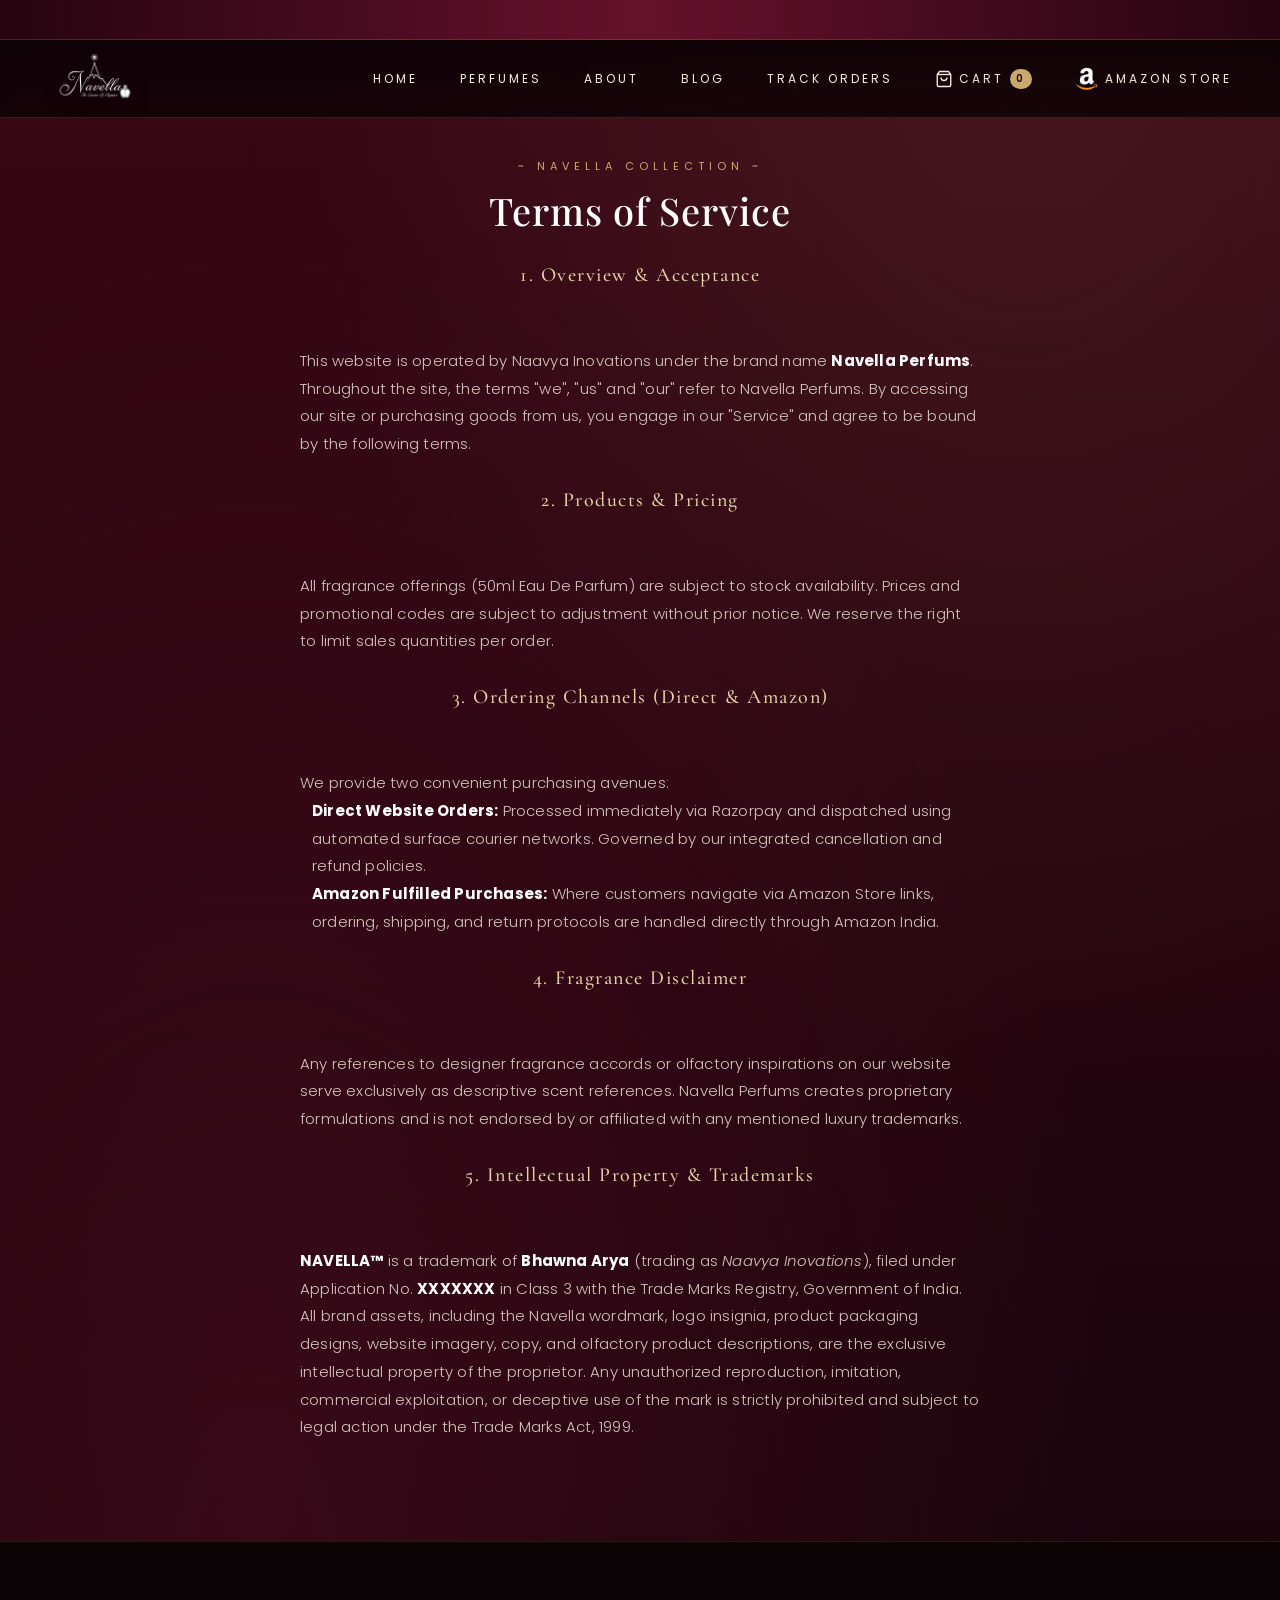
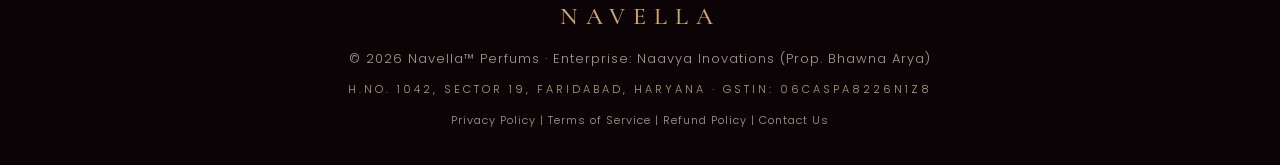
<file: terms.html>
<!DOCTYPE html>
<html lang="en">
<head>
  <meta charset="UTF-8">
  <meta name="viewport" content="width=device-width, initial-scale=1.0">
  <title>Terms of Service | Navella Perfums</title>
  <meta name="description" content="Terms of Service for Navella Perfums. Read our terms regarding product orders, delivery, pricing, and intellectual property.">
  <link rel="stylesheet" href="style.css">
  <link rel="canonical" href="https://navellaperfums.com/terms.html">
  <link href="https://fonts.googleapis.com/css2?family=Poppins:wght@300;400;500&family=Playfair+Display:wght@500;600;700&display=swap" rel="stylesheet">
</head>
<body class="perfume-page">

  <div class="announcement-ribbon">
    <span>Official Policies of Navella™ Perfums • Registered Enterprise: Naavya Inovations</span>
  </div>

  <header>
    <a href="index.html" class="logo"><img src="logo.png" alt="Navella Perfums"></a>
<!-- Desktop & Mobile Drawer Navigation -->
  <nav id="main-nav">
    <a href="index.html">Home</a>
    <a href="perfumes.html">Perfumes</a>
    <a href="about.html">About</a>
    <a href="blog.html">Blog</a>
    <a href="order-status.html">Track Orders</a>
    <a href="cart.html" class="cart-nav-link">
      <svg class="cart-icon" viewBox="0 0 24 24" width="18" height="18" fill="none" stroke="currentColor" stroke-width="1.8">
        <path d="M6 2L3 6v14a2 2 0 0 0 2 2h14a2 2 0 0 0 2-2V6l-3-4z"></path>
        <line x1="3" y1="6" x2="21" y2="6"></line>
        <path d="M16 10a4 4 0 0 1-8 0"></path>
      </svg>
      <span>Cart</span>
      <span class="cart-count-badge" id="nav-cart-count">0</span>
    </a>
    <a href="https://link.amazon/B0fAIjUik" class="amazon-link" target="_blank">
      <img src="amazon-icon.png" alt="Amazon">
      <span>Amazon Store</span>
    </a>
  </nav>

  <!-- Mobile Hamburger Button (Visible only on mobile) -->
  <button type="button" class="mobile-menu-toggle" id="menu-toggle" aria-label="Toggle navigation">
    <span></span>
    <span></span>
    <span></span>
  </button>
  </header>

  <section class="products-page" style="padding-top: 160px;">
    <div class="category-description" style="max-width: 840px; margin: 0 auto; text-align: left;">
      <h1 style="font-family: 'Playfair Display', serif; font-size: 38px; margin-bottom: 24px; text-align: center;">Terms of Service</h1>

      <h2 style="color: var(--gold-soft); font-size: 20px; margin-top: 30px;">1. Overview & Acceptance</h2>
      <p>This website is operated by Naavya Inovations under the brand name <strong>Navella Perfums</strong>. Throughout the site, the terms "we", "us" and "our" refer to Navella Perfums. By accessing our site or purchasing goods from us, you engage in our "Service" and agree to be bound by the following terms.</p>

      <h2 style="color: var(--gold-soft); font-size: 20px; margin-top: 30px;">2. Products & Pricing</h2>
      <p>All fragrance offerings (50ml Eau De Parfum) are subject to stock availability. Prices and promotional codes are subject to adjustment without prior notice. We reserve the right to limit sales quantities per order.</p>

      <h2 style="color: var(--gold-soft); font-size: 20px; margin-top: 30px;">3. Ordering Channels (Direct & Amazon)</h2>
      <p>We provide two convenient purchasing avenues:</p>
      <ul style="margin-left: 24px; line-height: 2;">
        <p><strong>Direct Website Orders:</strong> Processed immediately via Razorpay and dispatched using automated surface courier networks. Governed by our integrated cancellation and refund policies.</p>
        <p><strong>Amazon Fulfilled Purchases:</strong> Where customers navigate via Amazon Store links, ordering, shipping, and return protocols are handled directly through Amazon India.</p>
      </ul>

      <h2 style="color: var(--gold-soft); font-size: 20px; margin-top: 30px;">4. Fragrance Disclaimer</h2>
      <p>Any references to designer fragrance accords or olfactory inspirations on our website serve exclusively as descriptive scent references. Navella Perfums creates proprietary formulations and is not endorsed by or affiliated with any mentioned luxury trademarks.</p>

      <h2 style="color: var(--gold-soft); font-size: 20px; margin-top: 30px;">5. Intellectual Property & Trademarks</h2>
        <p>
        <strong>NAVELLA™</strong> is a trademark of <strong>Bhawna Arya</strong> (trading as <em>Naavya Inovations</em>), filed under Application No. <strong>XXXXXXX</strong> in Class 3 with the Trade Marks Registry, Government of India. 
        </p>
        <p>
        All brand assets, including the Navella wordmark, logo insignia, product packaging designs, website imagery, copy, and olfactory product descriptions, are the exclusive intellectual property of the proprietor. Any unauthorized reproduction, imitation, commercial exploitation, or deceptive use of the mark is strictly prohibited and subject to legal action under the Trade Marks Act, 1999.
        </p>
      
    </div>
  </section>

<footer>
  <p>© 2026 Navella™ Perfums · Enterprise: Naavya Inovations (Prop. Bhawna Arya)</p>
  <p class="footer-note">H.No. 1042, Sector 19, Faridabad, Haryana · GSTIN: 06CASPA8226N1Z8</p>
  <p style="margin-top: 14px; font-size: 11px;">
    <a href="privacy-policy.html">Privacy Policy</a> | 
    <a href="terms.html">Terms of Service</a> | 
    <a href="refund-policy.html">Refund Policy</a> | 
    <a href="contact.html">Contact Us</a>
  </p>
</footer>
  <script src="script.js"></script>
</body>
</html>
</file>
<file: style.css>
/* =========================================================
   NAVELLA PERFUMES — PREMIUM STYLESHEET
   Drop-in replacement for style.css
   Palette: deep maroon (#3d0718) + champagne gold (#c9a96e)
   Type:    Cormorant Garamond (display) + Poppins (body)
========================================================= */

*{margin:0;padding:0;box-sizing:border-box;}

:root{
  --ribbon-height:40px;
  --header-height:78px;

  /* Brand palette */
  --brand-maroon:#3d0718;
  --brand-maroon-deep:#260410;
  --brand-wine:#65112c;
  --brand-ink:#0c0306;

  /* Accent (champagne / antique gold) */
  --gold:#c9a96e;
  --gold-soft:#e6d3a8;
  --gold-deep:#9c7e44;
  --gold-gradient:linear-gradient(135deg,#e6d3a8 0%,#c9a96e 45%,#9c7e44 100%);

  /* Surfaces */
  --paper:#faf7f2;
  --ivory:#f1ece3;
  --text-dark:#1a1012;
  --text-muted:#6e5a55;

  /* Effects */
  --shadow-soft:0 10px 30px rgba(15,4,9,0.10);
  --shadow-deep:0 25px 60px rgba(15,4,9,0.35);
  --shadow-glow:0 0 0 1px rgba(201,169,110,0.35), 0 20px 50px rgba(0,0,0,0.45);
  --radius:18px;
  --ease:cubic-bezier(.2,.7,.2,1);
}

html{scroll-behavior:smooth;}

body{
  font-family:'Poppins',sans-serif;
  background:var(--paper);
  color:var(--text-dark);
  -webkit-font-smoothing:antialiased;
  -moz-osx-font-smoothing:grayscale;
  text-rendering:optimizeLegibility;
  font-weight:300;
  letter-spacing:0.2px;
}

/* Premium display font loaded via JS in script.js */
.serif,
h1,h2,h3,
.hero-content h1,
.collections h2,
.about h2,
.brand-highlight h2,
.products-page h1,
.products-page h2,
.products-page h3,
.category-description h1,
.category-description h2,
.category-description h3,
.category-overlay h3,
.product-card h3{
  font-family:'Cormorant Garamond','Playfair Display',serif;
  font-weight:500;
  letter-spacing:0.5px;
}

.sr-only{position:absolute;width:1px;height:1px;padding:0;margin:-1px;overflow:hidden;clip:rect(0,0,0,0);white-space:nowrap;border:0;}

/* ========== ANNOUNCEMENT RIBBON ========== */
.announcement-ribbon{
  background:linear-gradient(90deg,var(--brand-maroon-deep),var(--brand-wine),var(--brand-maroon-deep));
  color:var(--gold-soft);
  height:var(--ribbon-height);
  display:flex;align-items:center;
  font-size:12px;
  letter-spacing:2.5px;
  text-transform:uppercase;
  position:fixed;top:0;left:0;width:100%;
  z-index:1001;
  font-weight:400;
  overflow:hidden;white-space:nowrap;
  border-bottom:1px solid rgba(201,169,110,0.20);
}
.announcement-ribbon span{
  display:inline-block;
  animation:scroll-text 26s linear infinite;
  padding-left:100%;
}
@keyframes scroll-text{
  0%{transform:translateX(0);} 100%{transform:translateX(-100%);}
}

/* ========== HEADER ========== */
header{
  display:flex;justify-content:space-between;align-items:center;
  padding:0 48px;
  position:fixed;
  top:var(--ribbon-height);left:0;width:100%;
  height:var(--header-height);
  z-index:1000;
  background:linear-gradient(180deg,rgba(38,4,16,0.92),rgba(38,4,16,0.78));
  backdrop-filter:blur(14px) saturate(140%);
  -webkit-backdrop-filter:blur(14px) saturate(140%);
  border-bottom:1px solid rgba(201,169,110,0.18);
  transition:background .4s var(--ease), height .35s var(--ease);
}
header.scrolled{
  background:linear-gradient(180deg,rgba(12,3,6,0.96),rgba(12,3,6,0.88));
  height:64px;
}

.logo{display:flex;align-items:center;text-decoration:none;}
.logo img{
  height:62px;
  cursor:pointer;display:block;
  filter:drop-shadow(0 4px 10px rgba(0,0,0,0.4));
  transition:transform .4s var(--ease);
}
.logo:hover img{transform:scale(1.04);}
header.scrolled .logo img{height:50px;}

nav{display:flex;align-items:center;}
nav a{
  position:relative;
  text-decoration:none;
  color:#f5ece0;
  margin-left:42px;
  font-size:12px;
  font-weight:400;
  letter-spacing:3px;
  text-transform:uppercase;
  padding:6px 0;
  transition:color .3s var(--ease);
}
nav a::after{
  content:"";position:absolute;left:50%;bottom:-2px;
  width:0;height:1px;background:var(--gold);
  transition:width .35s var(--ease), left .35s var(--ease);
}
nav a:hover,nav a.active{color:var(--gold-soft);}
nav a:hover::after,nav a.active::after{width:100%;left:0;}

/* ========== HERO SLIDER ========== */
.hero-slider{
  margin-top:calc(var(--ribbon-height) + var(--header-height));
  width:100%;height:100vh;
  position:relative;overflow:hidden;
  background:var(--brand-ink);
}
.slide{position:absolute;inset:0;opacity:0;transition:opacity 2s ease;}
.slide.active{opacity:1;}
.slide img{
  width:100%;height:100%;object-fit:cover;object-position:center;
  animation:heroZoom 14s ease-in-out infinite alternate;
}
.slide::after{
  content:"";position:absolute;inset:0;
  background:
    radial-gradient(ellipse at 20% 50%, rgba(0,0,0,0.55), transparent 60%),
    linear-gradient(180deg, rgba(12,3,6,0.30) 0%, rgba(12,3,6,0.10) 40%, rgba(12,3,6,0.75) 100%);
  pointer-events:none;
}
@keyframes heroZoom{from{transform:scale(1);} to{transform:scale(1.10);}}

.hero-content{
  position:absolute;top:50%;left:8%;transform:translateY(-50%);
  color:#fff;max-width:620px;z-index:3;
  animation:fadeUp 1.4s var(--ease) both;
}
.hero-content::before{
  content:"NAVELLA · MAISON DE PARFUM";
  display:block;
  font-family:'Poppins',sans-serif;
  font-size:11px;
  letter-spacing:5px;
  color:var(--gold);
  margin-bottom:18px;
}
.hero-content h1{
  font-size:clamp(40px,6vw,76px);
  line-height:1.05;
  letter-spacing:1px;
  font-weight:500;
  margin-bottom:14px;
}
.hero-content h1 em{
  font-style:italic;
  color:var(--gold-soft);
  font-weight:400;
}
.hero-content p{
  font-size:16px;line-height:1.7;
  color:rgba(255,255,255,0.88);
  font-weight:300;letter-spacing:0.4px;
  max-width:480px;
}

.hero-btn{
  display:inline-flex;align-items:center;gap:10px;
  padding:16px 38px;
  background:transparent;
  color:var(--gold-soft);
  border:1px solid var(--gold);
  margin-top:30px;
  text-decoration:none;
  border-radius:0;
  font-size:11px;font-weight:500;
  letter-spacing:4px;text-transform:uppercase;
  position:relative;overflow:hidden;
  transition:color .4s var(--ease), border-color .4s var(--ease);
  z-index:1;
}
.hero-btn::before{
  content:"";position:absolute;inset:0;
  background:var(--gold-gradient);
  transform:translateX(-101%);
  transition:transform .5s var(--ease);
  z-index:-1;
}
.hero-btn:hover{color:var(--brand-maroon-deep);border-color:var(--gold-soft);}
.hero-btn:hover::before{transform:translateX(0);}
.hero-btn::after{content:"→";font-size:14px;letter-spacing:0;}

@keyframes fadeUp{
  from{opacity:0;transform:translate(0,calc(-50% + 30px));}
  to{opacity:1;transform:translateY(-50%);}
}

/* ========== SECTION HEADINGS WITH ORNAMENT ========== */
.collections h2,
.about h2,
.brand-highlight h2{
  position:relative;
  display:inline-block;
  font-size:clamp(28px,3.6vw,46px);
  font-weight:500;
  letter-spacing:1.5px;
  padding-bottom:22px;
  margin-bottom:50px;
}
.collections h2::after,
.about h2::after,
.brand-highlight h2::after{
  content:"";position:absolute;left:50%;bottom:0;
  width:80px;height:1px;
  background:var(--gold-gradient);
  transform:translateX(-50%);
}
.collections h2::before,
.about h2::before,
.brand-highlight h2::before{
  content:"~ THE COLLECTION ~";
  display:block;
  font-family:'Poppins',sans-serif;
  font-size:10px;font-weight:500;
  letter-spacing:5px;
  color:var(--gold-deep);
  margin-bottom:14px;
}
.about h2::before{content:"~ THE HOUSE ~";}
.brand-highlight h2::before{content:"~ THE PHILOSOPHY ~";}

.amazon-link {
    display: inline-flex;
    align-items: center;
    gap: 6px;
}

.amazon-link img {
    width: 25px;
    height: 25px;
    object-fit: contain;
}

/* ========== COLLECTIONS ========== */
.collections{
  padding:120px 80px;
  text-align:center;
  background:
    radial-gradient(ellipse at top, rgba(201,169,110,0.06), transparent 60%),
    var(--ivory);
}

.category-layout{display:flex;flex-direction:column;gap:28px;margin-top:50px;}
.category-row{display:flex;gap:28px;}

.category-card{
  position:relative;overflow:hidden;
  border-radius:var(--radius);
  display:block;
  box-shadow:var(--shadow-soft);
  transition:transform .5s var(--ease), box-shadow .5s var(--ease);
}
.category-card::before{
  content:"";position:absolute;inset:0;
  border:1px solid transparent;
  border-radius:var(--radius);
  transition:border-color .4s var(--ease);
  z-index:3;pointer-events:none;
}
.category-card:hover{transform:translateY(-6px);box-shadow:var(--shadow-deep);}
.category-card:hover::before{border-color:rgba(201,169,110,0.55);}

.category-card img{
  width:100%;height:100%;object-fit:cover;
  transition:transform .9s var(--ease), filter .5s var(--ease);
  filter:saturate(0.95);
}
.category-card:hover img{transform:scale(1.06);filter:saturate(1.05);}

.category-overlay{
  position:absolute;left:0;right:0;bottom:0;
  padding:40px 36px 32px;
  background:linear-gradient(180deg,transparent,rgba(12,3,6,0.88));
  color:#fff;
  display:flex;align-items:flex-end;justify-content:space-between;
  z-index:2;
}
.category-overlay h3{
  font-size:32px;font-weight:500;
  letter-spacing:2px;
  margin:0;
}
.category-overlay::after{
  content:"DISCOVER →";
  font-family:'Poppins',sans-serif;
  font-size:10px;letter-spacing:4px;
  color:var(--gold);
  padding-bottom:6px;
  opacity:0;transform:translateX(-10px);
  transition:opacity .4s var(--ease), transform .4s var(--ease);
}
.category-card:hover .category-overlay::after{opacity:1;transform:translateX(0);}

.category-card.large{height:540px;}
.category-card.half{flex:1;height:560px;}

/* ========== ABOUT / BRAND ========== */
.about{
  padding:120px 20px;
  background:var(--paper);
  text-align:center;
}
.about p{
  max-width:680px;margin:0 auto 18px;
  line-height:2;font-size:16px;
  color:var(--text-muted);
  font-weight:300;
}

.brand-highlight{
  padding:130px 20px;
  background:
    radial-gradient(ellipse at center, rgba(201,169,110,0.10), transparent 70%),
    linear-gradient(180deg,var(--brand-maroon-deep),var(--brand-ink));
  color:#f5ece0;text-align:center;
  position:relative;
}
.brand-highlight h2{color:#f5ece0;}
.brand-highlight h2::before{color:var(--gold);}
.brand-highlight p{
  max-width:700px;margin:auto;
  line-height:2;font-size:17px;
  font-style:italic;font-weight:300;
  color:rgba(245,236,224,0.85);
}

/* ========== FOOTER ========== */
footer{
  text-align:center;
  padding:60px 20px 30px;
  background:var(--brand-ink);
  color:#a89a8e;
  border-top:1px solid rgba(201,169,110,0.15);
  position:relative;
}
footer::before{
  content:"NAVELLA";
  display:block;
  font-family:'Cormorant Garamond',serif;
  font-size:24px;
  letter-spacing:8px;
  color:var(--gold);
  margin-bottom:18px;
  font-weight:500;
}
footer p{margin:6px 0;font-size:13px;letter-spacing:1px;}
.footer-note{
  font-size:11px;
  color:var(--gold-soft);
  margin-top:12px;
  opacity:0.75;letter-spacing:3px;text-transform:uppercase;
}
footer a{color:#a89a8e !important;text-decoration:none;transition:color .3s;}
footer a:hover{color:var(--gold) !important;}

/* ========== PRODUCTS PAGE ========== */
body.perfume-page{background:var(--brand-ink);}
body.perfume-page header{
  position:fixed;top:var(--ribbon-height);left:0;width:100%;
  background:linear-gradient(180deg,rgba(12,3,6,0.94),rgba(12,3,6,0.82));
  z-index:1000;
}

.products-page{
  padding:calc(var(--ribbon-height) + var(--header-height) + 60px) 80px 100px;
  background:
    radial-gradient(ellipse at 80% 0%, rgba(201,169,110,0.10), transparent 50%),
    radial-gradient(ellipse at 20% 100%, rgba(101,17,44,0.40), transparent 60%),
    linear-gradient(180deg,#3a0716 0%, #1a040c 100%);
  min-height:100vh;
  color:#f5ece0;
}

.products-page h1{
  text-align:center;
  font-size:clamp(38px,5vw,60px);
  font-weight:500;
  line-height:1.12;letter-spacing:1px;
  margin:0 auto 18px;max-width:980px;
  color:#fff;
}
.products-page h1::before{
  content:"~ NAVELLA COLLECTION ~";
  display:block;
  font-family:'Poppins',sans-serif;
  font-size:11px;letter-spacing:5px;
  color:var(--gold);
  margin-bottom:18px;
  font-weight:400;
}
.products-page h2{
  text-align:center;font-size:34px;margin-bottom:60px;color:#fff;
}

.seo-intro{
  max-width:760px;margin:0 auto 56px;
  text-align:center;font-size:15px;line-height:1.9;
  color:rgba(245,236,224,0.78);font-weight:300;
}

.category-section{margin:0 auto 50px;max-width:980px;}
.category-description{color:#f5ece0;margin-bottom:60px;text-align:center;}
.category-description h3{
  font-size:clamp(28px,3.4vw,42px);margin-bottom:18px;
  color:#fff;letter-spacing:1px;
}
.category-description p{
  font-size:15px;line-height:1.9;
  color:rgba(245,236,224,0.78);
  max-width:680px;margin:0 auto;font-weight:300;
}

/* Product grid */
.product-grid{
  display:grid;
  grid-template-columns:repeat(3,1fr);
  gap:40px;
  max-width:1400px;margin:auto;
}

/* ========== PRODUCT CARD ========== */
.product-card{
  position:relative;
  background:linear-gradient(180deg,rgba(255,255,255,0.04),rgba(255,255,255,0.01));
  border:1px solid rgba(201,169,110,0.15);
  border-radius:var(--radius);
  text-align:center;
  padding:14px 18px 32px;
  overflow:hidden;
  transition:transform .5s var(--ease), border-color .5s var(--ease), box-shadow .5s var(--ease);
  backdrop-filter:blur(8px);
}
.product-card::before{
  content:"";position:absolute;top:0;left:0;right:0;height:1px;
  background:linear-gradient(90deg,transparent,var(--gold),transparent);
  opacity:0;transition:opacity .4s var(--ease);
}
.product-card::after{
  content:"";position:absolute;inset:0;
  background:radial-gradient(ellipse at top, rgba(201,169,110,0.10), transparent 60%);
  opacity:0;transition:opacity .5s var(--ease);
  pointer-events:none;
}
.product-card:hover{
  transform:translateY(-10px);
  border-color:rgba(201,169,110,0.45);
  box-shadow:var(--shadow-glow);
}
.product-card:hover::before,
.product-card:hover::after{opacity:1;}

.product-card h3{
  font-size:24px;font-weight:500;
  margin-top:18px;color:#fff;
  letter-spacing:1.5px;
}
.product-card .description,
.product-card > p:not(.price):not(.inspired){
  font-size:13px;line-height:1.7;
  color:rgba(245,236,224,0.72);
  margin:10px 22px 0;
  font-weight:300;
  font-style:italic;
  font-family:'Cormorant Garamond',serif;
  font-size:15px;
}
.product-card .inspired{
  font-size:10px;
  letter-spacing:3px;text-transform:uppercase;
  color:var(--gold-deep);
  margin-top:10px;font-style:normal;
  font-family:'Poppins',sans-serif;
}
.price{
  font-family:'Poppins',sans-serif;
  font-size:13px;font-weight:500;
  color:var(--gold-soft);
  margin-top:14px;letter-spacing:2px;
}
.price::before{
  content:"";display:inline-block;
  width:24px;height:1px;background:var(--gold);
  vertical-align:middle;margin-right:10px;opacity:0.6;
}
.price::after{
  content:"";display:inline-block;
  width:24px;height:1px;background:var(--gold);
  vertical-align:middle;margin-left:10px;opacity:0.6;
}

/* ========== BUY BUTTON ========== */
.buy-btn{
  display:inline-flex;align-items:center;justify-content:center;gap:8px;
  margin-top:22px;
  padding:13px 30px;
  background:transparent;
  color:var(--gold-soft);
  border:1px solid var(--gold);
  text-decoration:none;
  border-radius:0;
  font-size:10px;font-weight:500;
  letter-spacing:3.5px;text-transform:uppercase;
  position:relative;overflow:hidden;
  transition:color .4s var(--ease),border-color .4s var(--ease);
  z-index:1;
  font-family:'Poppins',sans-serif;
}
.buy-btn::before{
  content:"";position:absolute;inset:0;
  background:var(--gold-gradient);
  transform:scaleX(0);transform-origin:left;
  transition:transform .45s var(--ease);
  z-index:-1;
}
.buy-btn:hover{color:var(--brand-maroon-deep);border-color:var(--gold-soft);}
.buy-btn:hover::before{transform:scaleX(1);}

.amazon-note{
  font-size:9px;letter-spacing:2px;text-transform:uppercase;
  color:var(--gold-deep);
  margin-top:10px;opacity:0;
  transition:opacity .3s var(--ease);
}
.product-card:hover .amazon-note{opacity:0.85;}

/* ========== IMAGE SLIDER ========== */
.image-slider{
  position:relative;width:100%;height:300px;
  border-radius:14px;overflow:hidden;
  margin-bottom:14px;
  display:flex;align-items:center;justify-content:center;
  background:
    radial-gradient(ellipse at center bottom, rgba(201,169,110,0.18), transparent 60%),
    linear-gradient(180deg, rgba(255,255,255,0.04), rgba(0,0,0,0.20));
  padding:18px 12px 8px;
}
.image-slider::before{
  content:"";position:absolute;left:50%;bottom:18px;
  width:60%;height:18px;
  background:radial-gradient(ellipse, rgba(0,0,0,0.45), transparent 70%);
  transform:translateX(-50%);
  filter:blur(8px);
  z-index:0;
}
.image-slider img{
  position:absolute;top:0;left:0;
  width:100%;height:108%;
  object-fit:contain;
  opacity:0;
  transition:opacity 1.4s ease-in-out, transform 6s ease-in-out;
  padding:18px;
  filter:drop-shadow(0 22px 30px rgba(0,0,0,0.55));
  z-index:1;
}
.image-slider img.active{opacity:1;transform:translateY(-4px);}

/* ========== ABOUT/BLOG/LEGAL — content surfaces ========== */
.products-page .category-description h1{color:#fff;}
.products-page .category-description h2{
  color:var(--gold-soft);
  font-weight:500;letter-spacing:1.5px;
}
.products-page .category-description p,
.products-page .category-description li,
.products-page .category-description ul{
  color:rgba(245,236,224,0.82);
  font-weight:300;line-height:1.85;
}
.products-page .category-description strong{color:#fff;}

/* Cards inside About/Blog rewritten with gold trim */
.products-page .category-description div[style*="background: rgba(255,255,255"]{
  background:linear-gradient(180deg,rgba(255,255,255,0.04),rgba(255,255,255,0.01)) !important;
  border:1px solid rgba(201,169,110,0.18);
  transition:border-color .35s var(--ease),transform .35s var(--ease);
}
.products-page .category-description div[style*="background: rgba(255,255,255"]:hover{
  border-color:rgba(201,169,110,0.45);
  transform:translateY(-3px);
}

/* Blog "Read More" buttons + article inner buttons inherit gold treatment */
.products-page a[style*="background: #830a30"],
.products-page .category-description a[href^="#article"]{
  background:transparent !important;
  color:var(--gold-soft) !important;
  border:1px solid var(--gold);
  border-radius:0 !important;
  font-size:10px !important;letter-spacing:3px !important;
  text-transform:uppercase;
  transition:all .3s var(--ease);
}
.products-page a[style*="background: #830a30"]:hover,
.products-page .category-description a[href^="#article"]:hover{
  background:var(--gold) !important;color:var(--brand-maroon-deep) !important;
}

.products-page article{
  border:1px solid rgba(201,169,110,0.18);
  background:linear-gradient(180deg,rgba(255,255,255,0.04),rgba(255,255,255,0.01)) !important;
  transition:transform .4s var(--ease),border-color .4s var(--ease);
}
.products-page article:hover{
  transform:translateY(-4px);
  border-color:rgba(201,169,110,0.45);
}

/* Navigation Cart Badge */
.cart-nav-link { display: flex; align-items: center; gap: 6px; position: relative; }
.cart-count-badge {
  background: var(--gold);
  color: var(--brand-maroon-deep);
  font-size: 10px;
  font-weight: 600;
  padding: 2px 6px;
  border-radius: 10px;
}

/* Product Card Clickable wrapper */
.product-card-link { text-decoration: none; color: inherit; display: block; }

/* Active / Added to Cart Button State */
.buy-btn.is-in-cart {
  background: var(--gold) !important;
  color: var(--brand-maroon-deep) !important;
  border-color: var(--gold-soft) !important;
  font-weight: 600;
  cursor: pointer;
}

.buy-btn.is-in-cart:hover {
  background: var(--gold-soft) !important;
  color: var(--brand-maroon-deep) !important;
}

/* PDP Layout */
.pdp-layout { display: grid; grid-template-columns: 1fr 1fr; gap: 50px; margin-top: 20px; }
.pdp-gallery img#main-pdp-img { width: 100%; max-height: 480px; object-fit: contain; filter: drop-shadow(0 20px 30px rgba(0,0,0,0.6)); }
.pdp-thumbs { display: flex; gap: 12px; margin-top: 15px; }
.pdp-thumbs img { width: 65px; height: 65px; object-fit: cover; border: 1px solid rgba(201,169,110,0.3); cursor: pointer; border-radius: 6px; }
.pdp-info h1 { text-align: left; font-size: 42px; margin-bottom: 5px; }
.pdp-inspired { color: var(--gold-deep); font-size: 12px; letter-spacing: 2px; text-transform: uppercase; margin-bottom: 15px; }
.pdp-price { font-size: 22px; color: var(--gold-soft); margin-bottom: 20px; }
.olfactory-pyramid { background: rgba(255,255,255,0.03); border: 1px solid rgba(201,169,110,0.2); padding: 18px; border-radius: 8px; margin: 20px 0; }
.olfactory-pyramid h4 { color: var(--gold); margin-bottom: 8px; font-size: 14px; letter-spacing: 1px; }

/* Cart & Checkout Layout */
.cart-layout { display: grid; grid-template-columns: 1fr 1fr; gap: 20px; margin-top: 20px; }
.cart-items-box, .checkout-summary-box {
  background: linear-gradient(180deg, rgba(255,255,255,0.04), rgba(255,255,255,0.01));
  border: 1px solid rgba(201,169,110,0.2);
  border-radius: var(--radius);
  padding: 24px;
}
.cart-item-row { display: flex; align-items: center; gap: 15px; padding: 14px 0; border-bottom: 1px solid rgba(255,255,255,0.08); }
.qty-control { display: flex; align-items: center; gap: 8px; }
.qty-control button { background: transparent; border: 1px solid var(--gold); color: #fff; width: 26px; height: 26px; cursor: pointer; }
.summary-line { display: flex; justify-content: space-between; margin-bottom: 10px; font-size: 15px; }
.summary-line.total { font-size: 18px; color: var(--gold-soft); font-weight: 600; }
.form-input {
  width: 100%;
  padding: 12px 14px;
  background: rgba(0,0,0,0.3);
  border: 1px solid rgba(201,169,110,0.3);
  color: #fff;
  border-radius: 6px;
  margin-bottom: 12px;
  font-family: inherit;
  font-size: 13px;
}

/* =========================================================
   PROMO CODE SECTION & APPLIED BUTTON STYLES
========================================================= */

/* Promo input text field */
#promo-input {
  text-transform: uppercase;
  font-weight: 500;
  letter-spacing: 1px;
}

/* Base style for Apply button */
#apply-promo-btn {
  padding: 10px 20px;
  margin-top: 0;
  white-space: nowrap;
  font-size: 11px;
  letter-spacing: 2px;
  cursor: pointer;
  transition: all 0.3s ease;
}

/* SUCCESS / APPLIED STATE — Permanent Solid Gold */
#apply-promo-btn.is-applied {
  background: var(--gold) !important;
  background-color: var(--gold) !important;
  color: var(--brand-maroon-deep) !important;
  border-color: var(--gold-soft) !important;
  font-weight: 600 !important;
  cursor: default !important;
  box-shadow: 0 0 14px rgba(201, 169, 110, 0.4);
}

/* Completely remove the sliding gradient animation overlay 
   so the gold background never drops or washes out */
#apply-promo-btn.is-applied::before {
  display: none !important;
  transform: none !important;
  opacity: 0 !important;
}

/* Keep the gold colour locked when hovered, focused, or clicked */
#apply-promo-btn.is-applied:hover,
#apply-promo-btn.is-applied:focus,
#apply-promo-btn.is-applied:active {
  background: var(--gold) !important;
  background-color: var(--gold) !important;
  color: var(--brand-maroon-deep) !important;
  border-color: var(--gold-soft) !important;
}

/* Promo message display below input */
#promo-message {
  font-size: 12px;
  margin-bottom: 12px;
  font-weight: 400;
  letter-spacing: 0.5px;
}

/* Discount row in summary */
#discount-row {
  color: #4CAF50;
  font-weight: 500;
}

@media(max-width: 768px) {
  .pdp-layout, .cart-layout { grid-template-columns: 1fr; }
}

/* ========== SCROLL-REVEAL ========== */
.reveal{opacity:0;transform:translateY(28px);transition:opacity .9s var(--ease),transform .9s var(--ease);}
.reveal.visible{opacity:1;transform:none;}

/* ========== MOBILE ========== 
@media (max-width:768px){
  :root{--ribbon-height:34px;--header-height:64px;}*/

/* =========================================================
   MOBILE HAMBURGER MENU & DRAWER (STACKING FIXED)
========================================================= */
.mobile-menu-toggle {
  display: none;
  background: transparent;
  border: none;
  cursor: pointer;
  padding: 8px;
  z-index: 100002 !important;
  flex-direction: column;
  justify-content: space-between;
  width: 32px;
  height: 24px;
}

.mobile-menu-toggle span {
  display: block;
  width: 100%;
  height: 2px;
  background: var(--gold, #c9a96e);
  border-radius: 2px;
  transition: transform 0.35s ease, opacity 0.35s ease;
}

.mobile-menu-toggle.is-active span:nth-child(1) {
  transform: translateY(8px) rotate(45deg);
}
.mobile-menu-toggle.is-active span:nth-child(2) {
  opacity: 0;
}
.mobile-menu-toggle.is-active span:nth-child(3) {
  transform: translateY(-8px) rotate(-45deg);
}

/* Backdrop: lower z-index so it stays BEHIND the drawer */
.nav-backdrop {
  position: fixed;
  inset: 0;
  background: rgba(0, 0, 0, 0.65);
  z-index: 99990 !important;
  opacity: 0;
  visibility: hidden;
  pointer-events: none;
  transition: opacity 0.3s ease, visibility 0.3s ease;
}

.nav-backdrop.is-visible {
  opacity: 1;
  visibility: visible;
  pointer-events: auto;
}

@media (max-width: 768px) {
  :root {
    --ribbon-height: 34px;
    --header-height: 64px;
  }

  header {
    z-index: 99995 !important;
  }

  .mobile-menu-toggle {
    display: flex !important;
  }

  /* Drawer sits strictly ABOVE the backdrop */
  nav#main-nav {
    position: fixed !important;
    top: 0 !important;
    right: -100% !important;
    width: 280px !important;
    height: 100vh !important;
    background: #1c030c !important; /* Rich clear maroon, not darkened */
    border-left: 1px solid rgba(201, 169, 110, 0.35) !important;
    box-shadow: -10px 0 30px rgba(0, 0, 0, 0.8) !important;
    display: flex !important;
    flex-direction: column !important;
    align-items: flex-start !important;
    padding: 90px 24px 40px !important;
    gap: 12px !important;
    transition: right 0.35s cubic-bezier(0.2, 0.8, 0.2, 1) !important;
    z-index: 100000 !important; /* Higher than backdrop */
    pointer-events: none;
  }

  nav#main-nav.is-open {
    right: 0 !important;
    pointer-events: auto !important;
  }

  /* Individual Links with clean contrast */
  nav#main-nav a {
    position: relative !important;
    z-index: 100005 !important;
    display: flex !important;
    align-items: center !important;
    width: 100% !important;
    margin-left: 0 !important;
    font-size: 13px !important;
    letter-spacing: 2.5px !important;
    padding: 14px 0 !important;
    border-bottom: 1px solid rgba(255, 255, 255, 0.1) !important;
    color: #fff !important;
    cursor: pointer !important;
    text-decoration: none !important;
    pointer-events: auto !important;
  }

  nav#main-nav a::after {
    display: none !important;
  }

  nav#main-nav a:hover,
  nav#main-nav a.active {
    color: var(--gold-soft, #e6d3a8) !important;
    border-bottom-color: var(--gold, #c9a96e) !important;
  }

  nav#main-nav .cart-nav-link,
  nav#main-nav .amazon-link {
    display: flex;
    align-items: center;
    gap: 10px;
  }

  .announcement-ribbon { font-size: 10px; letter-spacing: 2px; }

  header { padding: 0 16px; gap: 10px; }
  .logo img { height: 46px; }
  header.scrolled .logo img { height: 42px; }

  .hero-slider {
    height: 35vh;
    min-height: 200px;
    margin-top: calc(var(--ribbon-height) + var(--header-height));
    background: #2b0010;
    overflow: hidden;
    position: relative;
    display: flex;
    align-items: center;
    justify-content: center;
  }

  .slide img {
    width: 100%;
    height: 100%;
    object-fit: cover;
    background: #2b0010;
    animation: none !important;
  }

  .slide::after {
    background: linear-gradient(180deg, rgba(12,3,6,0.18) 0%, rgba(12,3,6,0.42) 100%);
  }

  .hero-content {
    position: absolute;
    left: 20px;
    top: 50%;
    right: auto;
    transform: none;
    max-width: 88%;
    z-index: 5;
  }

  .hero-content::before { font-size: 8px; letter-spacing: 3px; margin-bottom: 8px; }
  .hero-content h1 { font-size: 30px; line-height: 1.05; margin-bottom: 8px; }
  .hero-content p { font-size: 13px; line-height: 1.6; max-width: 300px; }
  .hero-btn { margin-top: 16px; padding: 10px 22px; font-size: 9px; letter-spacing: 2px; }

  .collections { padding: 70px 20px; }
  .collections h2, .about h2, .brand-highlight h2 { font-size: 26px; margin-bottom: 36px; padding-bottom: 18px; }
  .category-row { flex-direction: column; gap: 18px; }
  .category-layout { gap: 18px; }
  .category-card.large, .category-card.half { height: 260px; }
  .category-overlay { padding: 24px 22px 20px; }
  .category-overlay h3 { font-size: 22px; letter-spacing: 1.5px; }
  .category-card img { height: 100%; width: 100%; object-fit: cover; }

  .about { padding: 60px 22px; }
  .about p { font-size: 14px; line-height: 1.85; }
  .brand-highlight { padding: 70px 22px; }
  .brand-highlight p { font-size: 14px; }

  .products-page { padding: calc(var(--ribbon-height) + var(--header-height) + 36px) 18px 60px !important; }
  .products-page h1 { font-size: clamp(28px, 8vw, 38px); }
  .products-page h2 { font-size: 24px; margin-bottom: 36px; }
  .seo-intro { font-size: 13px; margin-bottom: 32px; }
  .category-description { max-width: 100% !important; }
  .category-description h1 { font-size: clamp(28px, 8vw, 36px) !important; line-height: 1.18; }
  .category-description p { font-size: 14px !important; }

  .product-grid { grid-template-columns: 1fr; gap: 30px; }
  .product-card { padding: 12px 14px 28px; }
  .product-card h3 { font-size: 22px; }
  .image-slider { height: 300px; }

  .products-page article,
  .category-description > div[style*="grid-template-columns"] {
    grid-template-columns: 1fr !important;
  }
  .products-page article > div { min-width: 0; }

  footer { padding: 46px 20px 26px; }
  footer::before { font-size: 18px; letter-spacing: 6px; }
}
</file>
